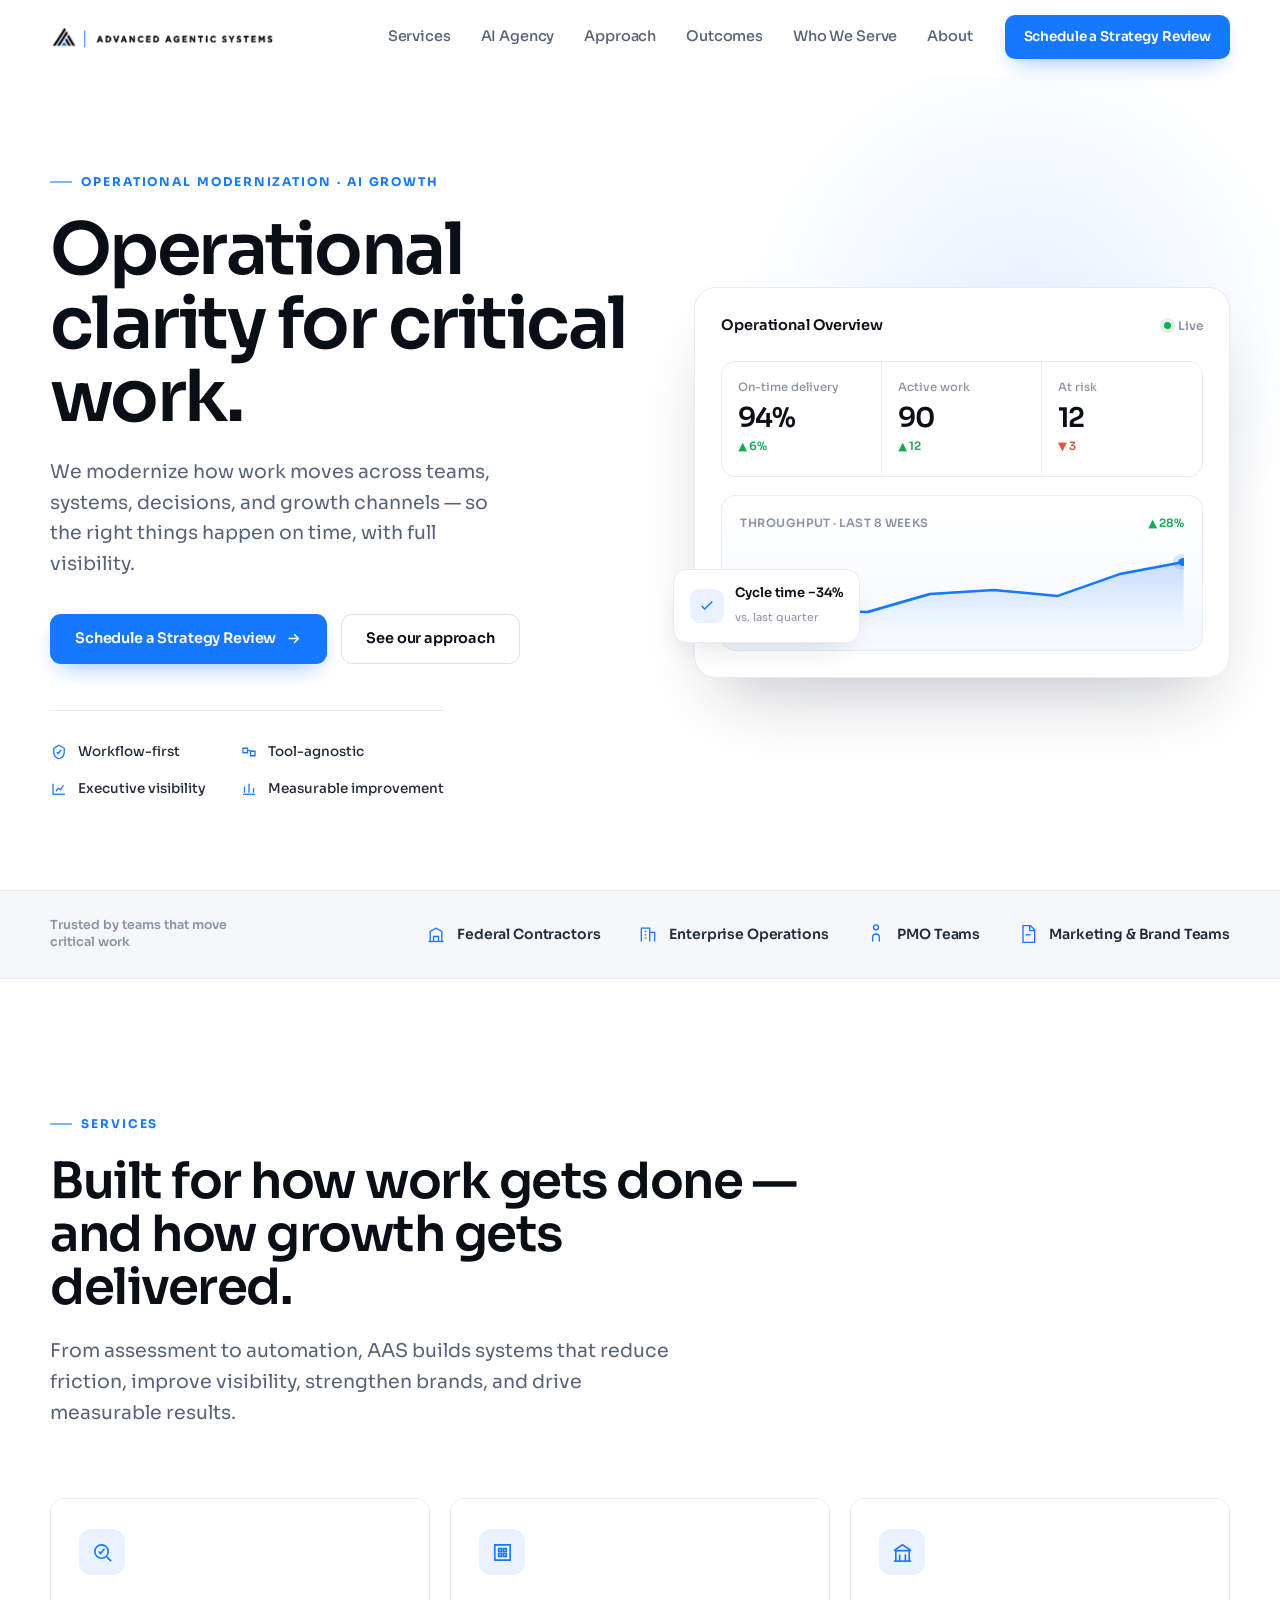
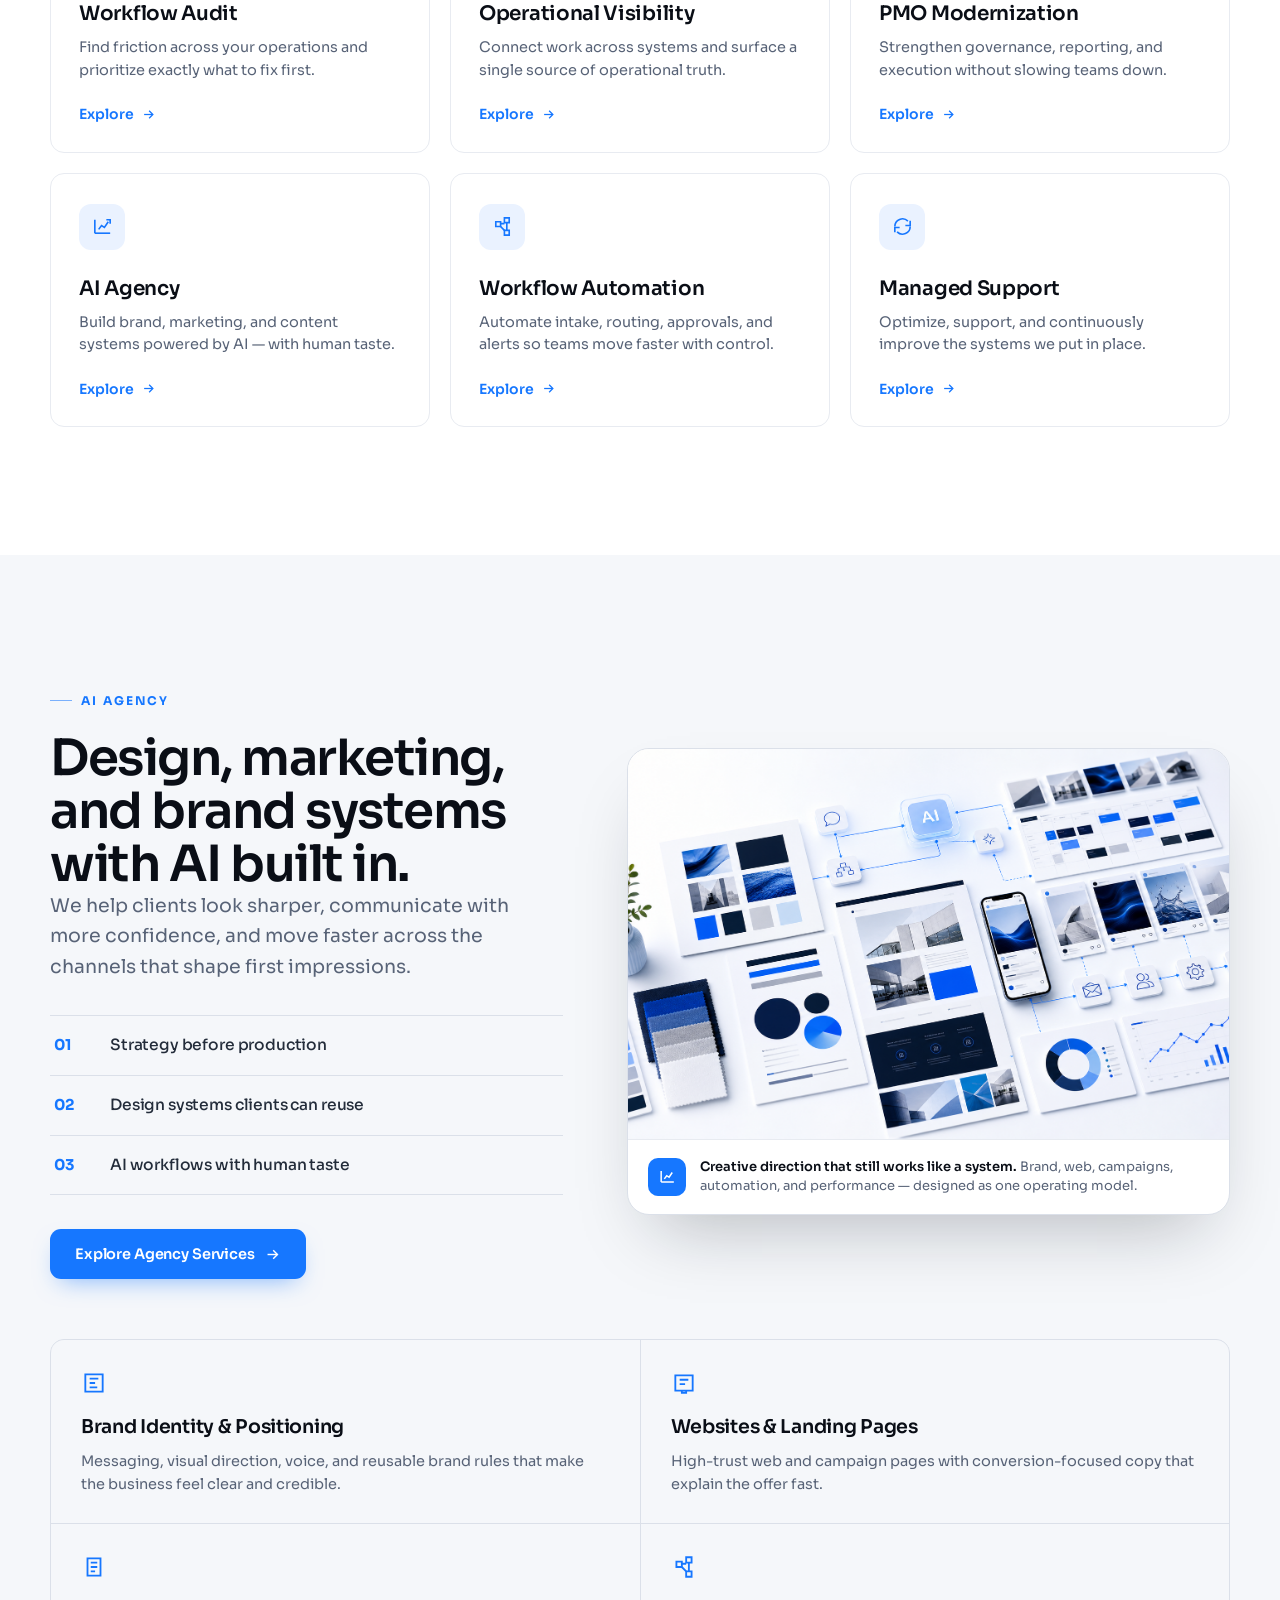
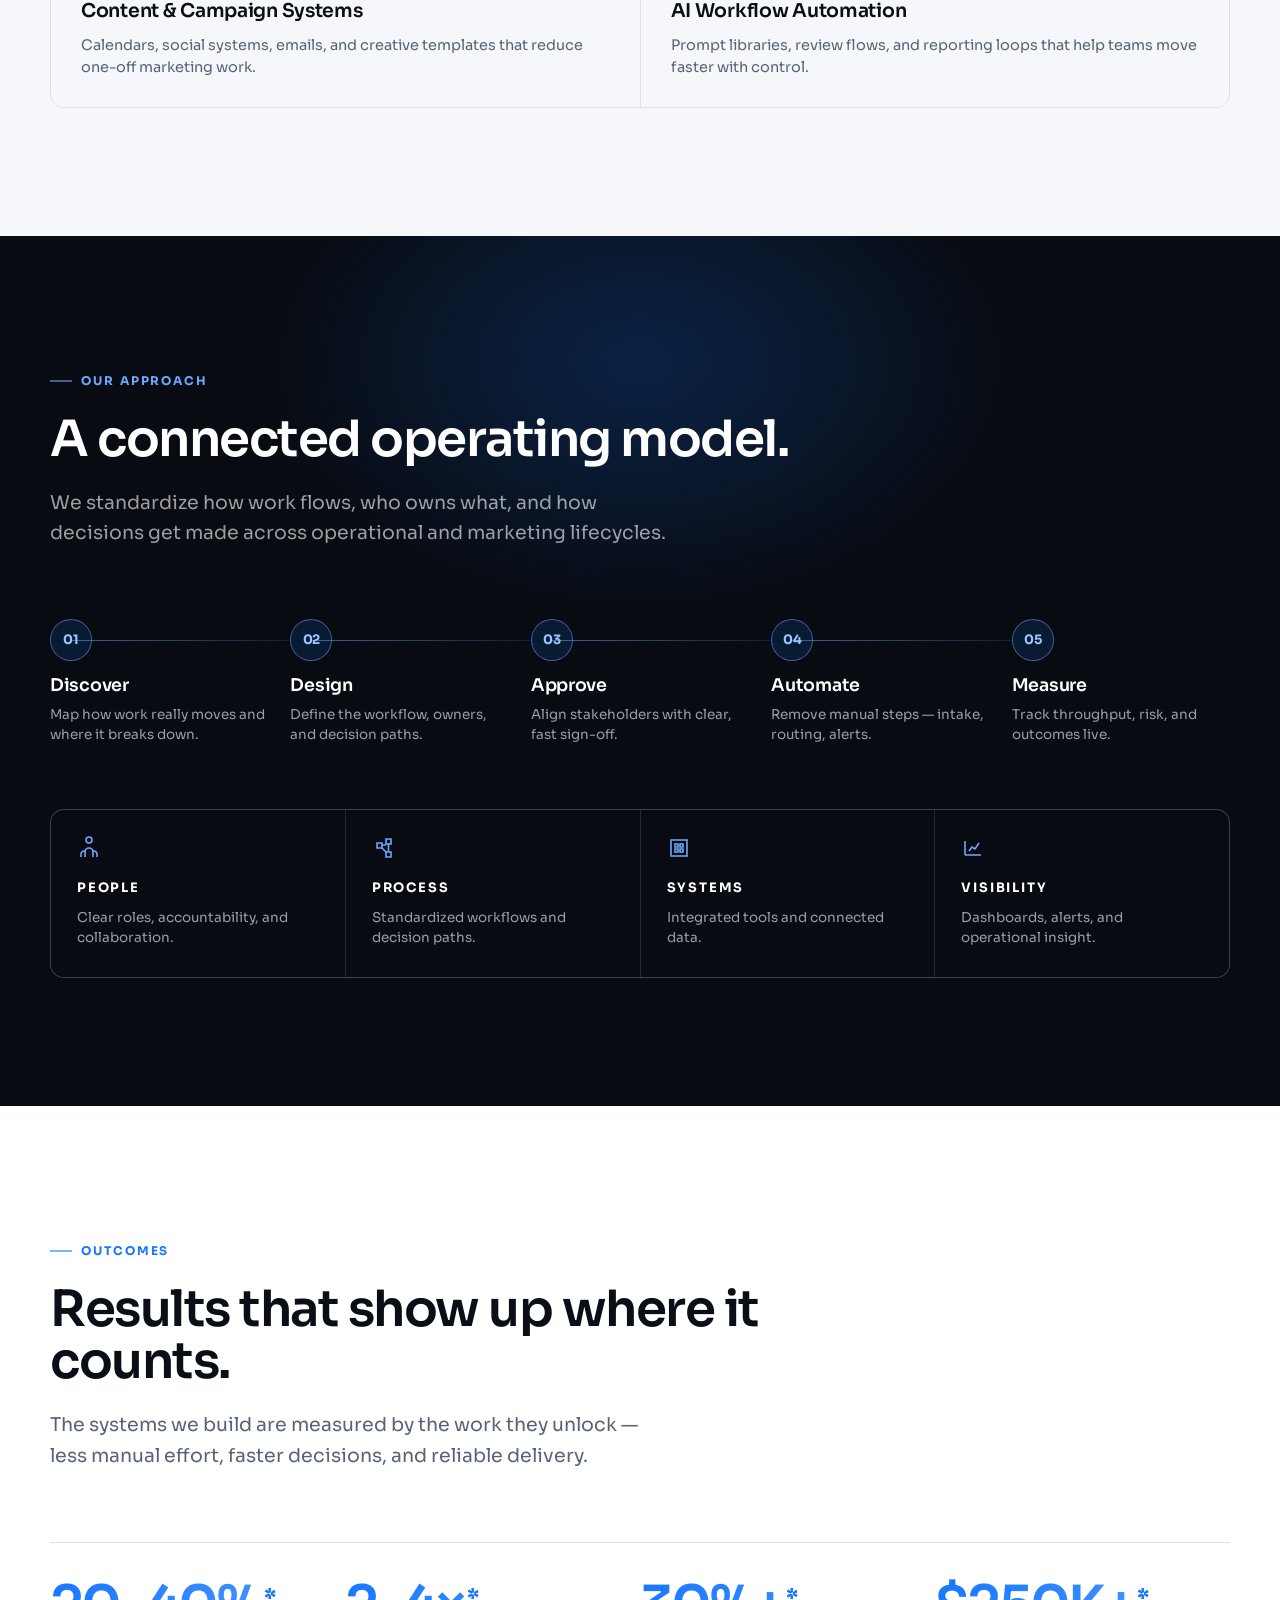
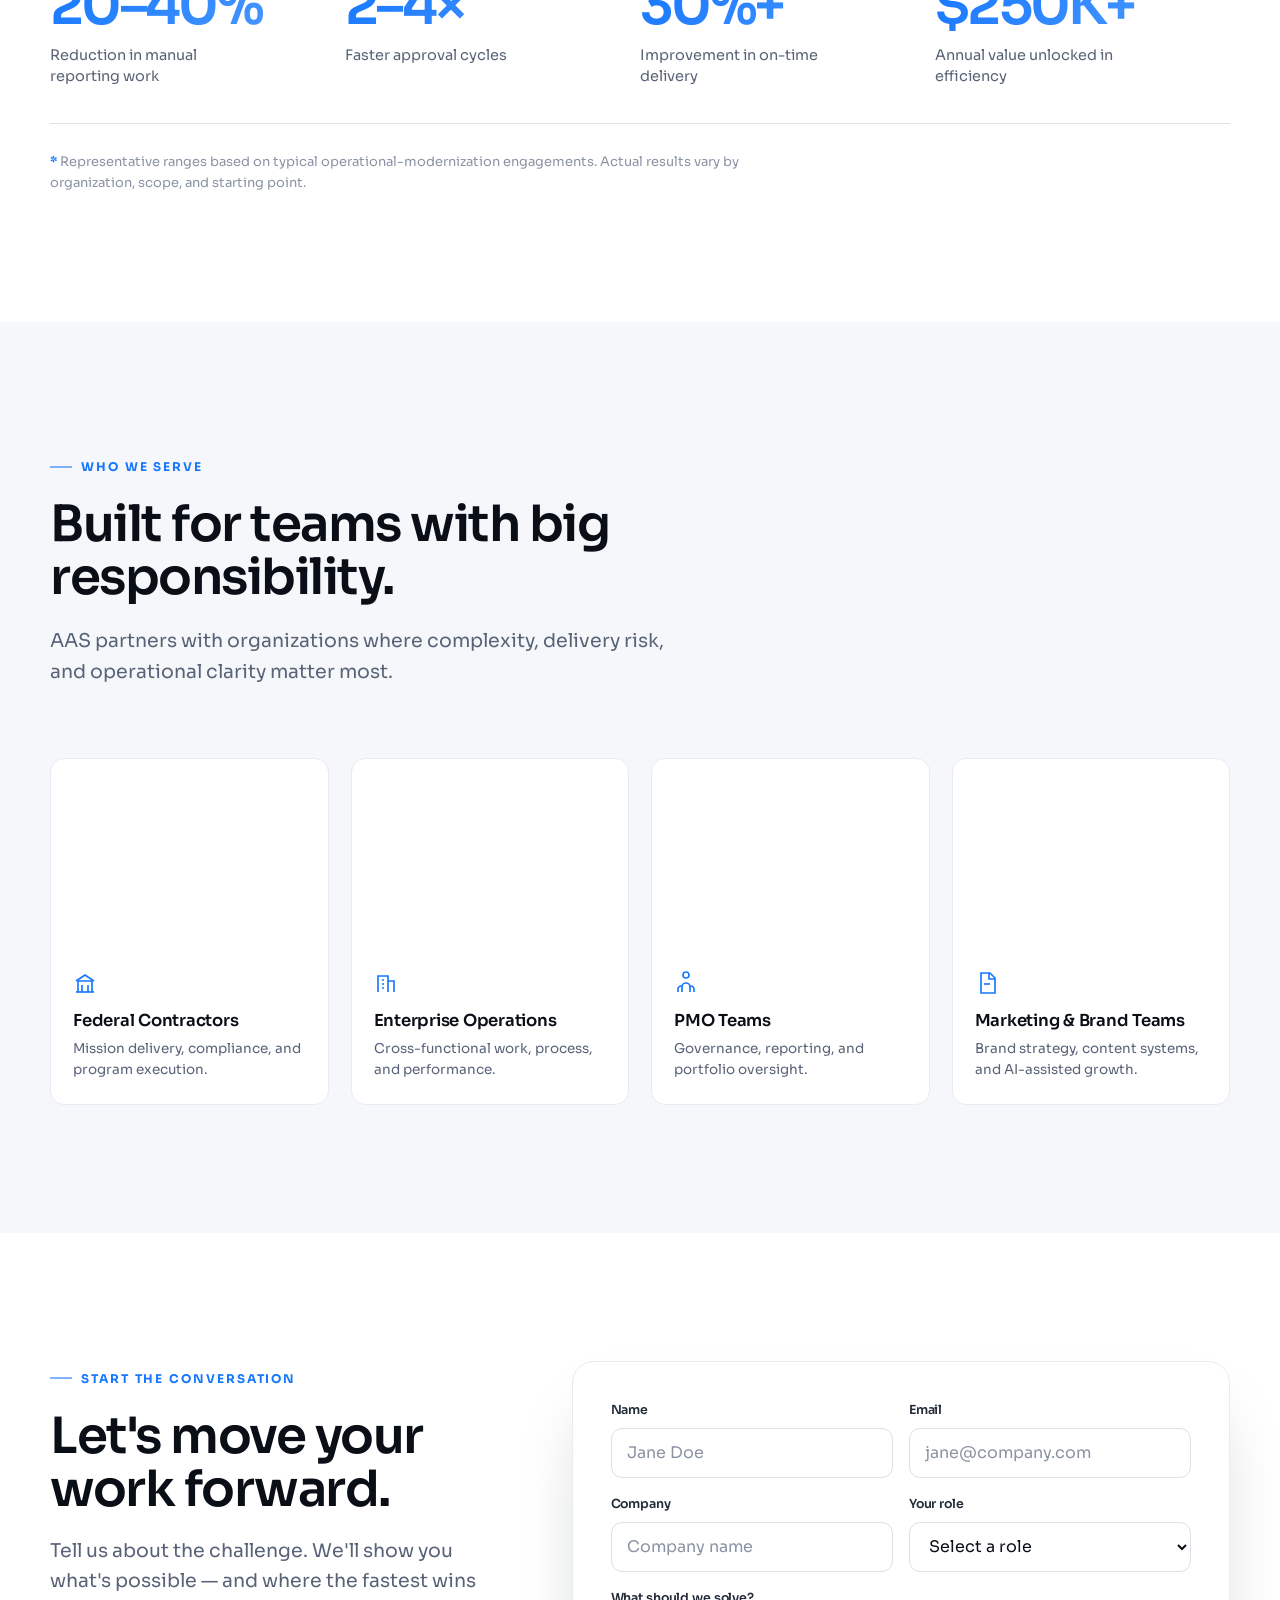
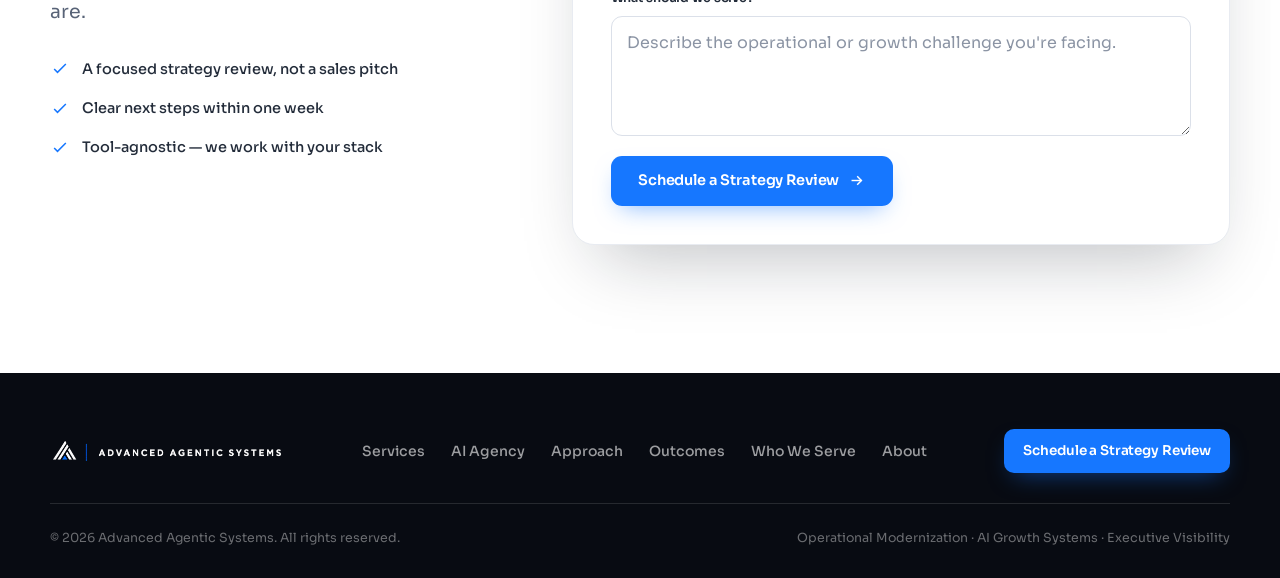
<file: index.html>
<!DOCTYPE html>
<html lang="en">
<head>
  <meta charset="utf-8" />
  <meta name="viewport" content="width=device-width, initial-scale=1" />
  <title>Advanced Agentic Systems | Operational Clarity and AI Growth Systems</title>
  <meta name="description" content="Advanced Agentic Systems modernizes workflows, reporting, AI-enabled marketing, branding, automation, and operational visibility for teams managing critical work." />
  <link rel="icon" href="assets/logo-mark.png" type="image/png" />
  <style>
    @font-face {
      font-family: "Sora";
      src: url("assets/Sora-VariableFont_wght.ttf") format("truetype");
      font-weight: 100 800;
      font-style: normal;
      font-display: swap;
    }

    :root {
      --bg: #ffffff;
      --bg-soft: #f5f7fa;
      --ink: #0a0e16;
      --ink-soft: #232c3a;
      --slate: #586377;
      --muted: #8b94a4;
      --line: #e8ebf1;
      --line-strong: #dbe0e9;
      --accent: #1677ff;
      --accent-press: #0f63e6;
      --accent-soft: #eaf2ff;
      --accent-tint: #f4f8ff;
      --green: #18a957;
      --dark: #080b12;
      --dark-2: #0d1422;
      --dark-line: rgba(255, 255, 255, .12);
      --dark-muted: rgba(255, 255, 255, .60);
      --r-sm: 10px;
      --r: 14px;
      --r-lg: 22px;
      --shadow-sm: 0 1px 2px rgba(16, 24, 40, .04), 0 2px 6px rgba(16, 24, 40, .05);
      --shadow-md: 0 14px 34px -16px rgba(16, 24, 40, .20);
      --shadow-lg: 0 36px 70px -28px rgba(13, 20, 34, .28);
      --ease: cubic-bezier(.22, .68, .24, 1);
      --maxw: 1180px;
      color-scheme: light;
    }

    * { box-sizing: border-box; }
    html { scroll-behavior: auto; -webkit-text-size-adjust: 100%; }

    body {
      margin: 0;
      background: var(--bg);
      color: var(--ink);
      font-family: "Sora", Inter, system-ui, -apple-system, BlinkMacSystemFont, "Segoe UI", sans-serif;
      font-weight: 400;
      line-height: 1.6;
      overflow-x: hidden;
      -webkit-font-smoothing: antialiased;
      text-rendering: optimizeLegibility;
    }

    a { color: inherit; text-decoration: none; }
    img, svg { display: block; max-width: 100%; }
    button, input, select, textarea { font: inherit; color: inherit; }
    ::selection { background: rgba(22, 119, 255, .16); }

    .wrap { width: min(var(--maxw), calc(100% - 48px)); margin: 0 auto; }

    /* ---------- Typography ---------- */
    h1, h2, h3, h4, p { margin: 0; }

    .display {
      font-size: clamp(43px, 5.6vw, 76px);
      font-weight: 600;
      letter-spacing: -.035em;
      line-height: 1.02;
      color: var(--ink);
    }

    .h2 {
      font-size: clamp(31px, 3.9vw, 50px);
      font-weight: 600;
      letter-spacing: -.03em;
      line-height: 1.06;
      color: var(--ink);
    }

    .h3 {
      font-size: 20px;
      font-weight: 600;
      letter-spacing: -.015em;
      line-height: 1.25;
      color: var(--ink);
    }

    .kicker {
      display: inline-flex;
      align-items: center;
      gap: 9px;
      margin-bottom: 22px;
      color: var(--accent);
      font-size: 12px;
      font-weight: 700;
      letter-spacing: .16em;
      text-transform: uppercase;
    }

    .kicker::before {
      content: "";
      width: 22px;
      height: 1.5px;
      background: var(--accent);
      opacity: .55;
    }

    .lede {
      color: var(--slate);
      font-size: clamp(16px, 1.5vw, 19px);
      line-height: 1.62;
    }

    .eyebrow {
      color: var(--muted);
      font-size: 12px;
      font-weight: 700;
      letter-spacing: .15em;
      text-transform: uppercase;
    }

    /* ---------- Buttons ---------- */
    .btn {
      display: inline-flex;
      align-items: center;
      justify-content: center;
      gap: 9px;
      height: 50px;
      padding: 0 24px;
      border-radius: 11px;
      border: 1px solid transparent;
      font-size: 14.5px;
      font-weight: 600;
      letter-spacing: -.01em;
      cursor: pointer;
      white-space: nowrap;
      transition: transform .18s var(--ease), background .18s var(--ease), border-color .18s var(--ease), box-shadow .18s var(--ease), color .18s var(--ease);
    }

    .btn svg { width: 17px; height: 17px; stroke-width: 2; }
    .btn-primary {
      background: var(--accent);
      color: #fff;
      box-shadow: 0 10px 24px -10px rgba(22, 119, 255, .55);
    }
    .btn-primary:hover { background: var(--accent-press); transform: translateY(-1px); box-shadow: 0 16px 30px -10px rgba(22, 119, 255, .6); }
    .btn-primary svg { transition: transform .2s var(--ease); }
    .btn-primary:hover svg { transform: translateX(3px); }

    .btn-ghost {
      background: #fff;
      border-color: var(--line-strong);
      color: var(--ink);
    }
    .btn-ghost:hover { border-color: var(--ink); transform: translateY(-1px); }

    .btn-sm { height: 44px; padding: 0 18px; font-size: 13.5px; border-radius: 10px; }

    .textlink {
      display: inline-flex;
      align-items: center;
      gap: 7px;
      color: var(--accent);
      font-size: 14px;
      font-weight: 600;
    }
    .textlink svg { width: 15px; height: 15px; stroke-width: 2; transition: transform .2s var(--ease); }
    .textlink:hover svg { transform: translateX(3px); }

    /* ---------- Nav ---------- */
    .nav {
      position: sticky;
      top: 0;
      z-index: 90;
      background: rgba(255, 255, 255, .80);
      backdrop-filter: saturate(180%) blur(16px);
      border-bottom: 1px solid transparent;
      transition: border-color .25s var(--ease), box-shadow .25s var(--ease), background .25s var(--ease);
    }
    .nav.scrolled {
      border-bottom-color: var(--line);
      box-shadow: 0 1px 0 rgba(16, 24, 40, .02), 0 8px 30px -22px rgba(16, 24, 40, .25);
    }
    .nav-inner {
      height: 74px;
      display: flex;
      align-items: center;
      gap: 28px;
    }
    .brand { flex: 0 0 auto; display: inline-flex; }
    .brand img { height: 25px; width: auto; }
    .nav-links {
      margin-left: auto;
      display: flex;
      align-items: center;
      gap: 30px;
    }
    .nav-links a {
      position: relative;
      color: var(--slate);
      font-size: 14.5px;
      font-weight: 500;
      letter-spacing: -.01em;
      transition: color .16s var(--ease);
    }
    .nav-links a:hover, .nav-links a.active { color: var(--ink); }
    .nav-links a.active::after {
      content: "";
      position: absolute;
      left: -10px;
      top: 50%;
      transform: translateY(-50%);
      width: 5px;
      height: 5px;
      border-radius: 50%;
      background: var(--accent);
    }
    .nav-cta { margin-left: 4px; }

    .menu-btn {
      display: none;
      width: 44px; height: 44px;
      margin-left: auto;
      align-items: center;
      justify-content: center;
      border: 1px solid var(--line-strong);
      border-radius: 10px;
      background: #fff;
      color: var(--ink);
      cursor: pointer;
    }
    .menu-lines, .menu-lines::before, .menu-lines::after {
      content: "";
      display: block;
      width: 18px; height: 2px;
      border-radius: 2px;
      background: currentColor;
      transition: transform .2s var(--ease), opacity .2s var(--ease);
    }
    .menu-lines::before { transform: translateY(-6px); }
    .menu-lines::after { transform: translateY(4px); }
    body.menu-open .menu-lines { transform: rotate(45deg); }
    body.menu-open .menu-lines::before { transform: translateY(0) rotate(90deg); }
    body.menu-open .menu-lines::after { opacity: 0; }

    main section[id], span[id] { scroll-margin-top: 90px; }

    /* ---------- Section rhythm ---------- */
    .section { padding: clamp(80px, 10vw, 140px) 0; }
    .section-head { max-width: 760px; margin-bottom: clamp(46px, 6vw, 70px); }
    .section-head .h2 { margin-bottom: 22px; }
    .section-head .lede { max-width: 620px; }

    /* ---------- Hero ---------- */
    .hero { position: relative; overflow: hidden; }
    .hero::before {
      content: "";
      position: absolute;
      top: -10%; right: -6%;
      width: 52vw; height: 52vw;
      max-width: 760px; max-height: 760px;
      background: radial-gradient(circle, rgba(22, 119, 255, .10), transparent 62%);
      pointer-events: none;
    }
    .hero-inner {
      position: relative;
      display: grid;
      grid-template-columns: 1.04fr .96fr;
      gap: clamp(40px, 5vw, 76px);
      align-items: center;
      padding: clamp(56px, 7vw, 96px) 0 clamp(60px, 7vw, 104px);
    }
    .hero-copy { max-width: 580px; }
    .hero h1 { margin-bottom: 24px; }
    .hero .lede { max-width: 470px; margin-bottom: 34px; }
    .hero-actions { display: flex; flex-wrap: wrap; gap: 14px; }

    .principles {
      display: grid;
      grid-template-columns: repeat(2, auto);
      gap: 16px 34px;
      margin-top: 46px;
      padding-top: 30px;
      border-top: 1px solid var(--line);
      width: fit-content;
    }
    .principle {
      display: inline-flex;
      align-items: center;
      gap: 10px;
      color: var(--ink-soft);
      font-size: 13.5px;
      font-weight: 500;
    }
    .principle svg { width: 18px; height: 18px; color: var(--accent); stroke-width: 1.7; flex: 0 0 auto; }

    /* ---------- Hero panel (calm dashboard) ---------- */
    .panel {
      position: relative;
      padding: 26px;
      background: #fff;
      border: 1px solid var(--line);
      border-radius: var(--r-lg);
      box-shadow: var(--shadow-lg);
    }
    .panel-head {
      display: flex;
      align-items: center;
      justify-content: space-between;
      margin-bottom: 24px;
    }
    .panel-head strong { font-size: 14.5px; font-weight: 600; letter-spacing: -.01em; }
    .live { display: inline-flex; align-items: center; gap: 7px; color: var(--muted); font-size: 12px; font-weight: 600; }
    .live::before {
      content: ""; width: 7px; height: 7px; border-radius: 50%;
      background: var(--green); box-shadow: 0 0 0 4px rgba(24, 169, 87, .14);
    }
    .kpis {
      display: grid;
      grid-template-columns: repeat(3, 1fr);
      border: 1px solid var(--line);
      border-radius: var(--r);
      overflow: hidden;
      margin-bottom: 18px;
    }
    .kpi { padding: 16px 16px 18px; border-right: 1px solid var(--line); }
    .kpi:last-child { border-right: 0; }
    .kpi small { display: block; color: var(--muted); font-size: 11.5px; font-weight: 500; margin-bottom: 9px; }
    .kpi b { display: block; font-size: 27px; font-weight: 600; letter-spacing: -.04em; line-height: 1; }
    .kpi i { font-style: normal; font-size: 11.5px; font-weight: 600; }
    .kpi .pos { color: var(--green); }
    .kpi .neg { color: #d8553f; }

    .chart {
      padding: 18px;
      border: 1px solid var(--line);
      border-radius: var(--r);
      background: linear-gradient(180deg, #fff, var(--accent-tint));
    }
    .chart-top { display: flex; align-items: center; justify-content: space-between; margin-bottom: 12px; }
    .chart-top span { color: var(--muted); font-size: 11.5px; font-weight: 600; letter-spacing: .04em; }
    .chart-top em { font-style: normal; color: var(--green); font-size: 11.5px; font-weight: 600; }
    .chart svg { width: 100%; height: 88px; display: block; }
    .panel-float {
      position: absolute;
      left: -22px; bottom: 34px;
      display: flex; align-items: center; gap: 11px;
      padding: 13px 16px;
      background: #fff;
      border: 1px solid var(--line);
      border-radius: 13px;
      box-shadow: var(--shadow-md);
    }
    .panel-float .dot { width: 34px; height: 34px; border-radius: 9px; background: var(--accent-soft); color: var(--accent); display: grid; place-items: center; }
    .panel-float .dot svg { width: 18px; height: 18px; stroke-width: 1.9; }
    .panel-float b { display: block; font-size: 13px; font-weight: 600; letter-spacing: -.01em; }
    .panel-float small { color: var(--muted); font-size: 11px; }

    /* ---------- Trust strip ---------- */
    .trust { border-top: 1px solid var(--line); border-bottom: 1px solid var(--line); background: var(--bg-soft); }
    .trust-inner {
      display: flex;
      align-items: center;
      gap: 40px;
      flex-wrap: wrap;
      padding: 26px 0;
    }
    .trust-label { color: var(--muted); font-size: 12.5px; font-weight: 600; max-width: 180px; line-height: 1.4; }
    .trust-items { display: flex; flex-wrap: wrap; gap: 14px 38px; margin-left: auto; }
    .trust-item { display: inline-flex; align-items: center; gap: 11px; color: var(--ink-soft); font-size: 14px; font-weight: 600; letter-spacing: -.01em; }
    .trust-item svg { width: 20px; height: 20px; color: var(--accent); stroke-width: 1.6; }

    /* ---------- Services ---------- */
    .services-grid {
      display: grid;
      grid-template-columns: repeat(3, 1fr);
      gap: 20px;
    }
    .svc {
      display: flex;
      flex-direction: column;
      padding: 30px 28px 26px;
      background: #fff;
      border: 1px solid var(--line);
      border-radius: var(--r);
      transition: transform .22s var(--ease), border-color .22s var(--ease), box-shadow .22s var(--ease);
    }
    .svc:hover { transform: translateY(-4px); border-color: rgba(22, 119, 255, .35); box-shadow: var(--shadow-md); }
    .svc-icon {
      width: 46px; height: 46px;
      display: grid; place-items: center;
      margin-bottom: 26px;
      border-radius: 12px;
      background: var(--accent-soft);
      color: var(--accent);
    }
    .svc-icon svg { width: 23px; height: 23px; stroke-width: 1.7; }
    .svc h3 { margin-bottom: 10px; }
    .svc p { color: var(--slate); font-size: 14.5px; line-height: 1.55; margin-bottom: 22px; }
    .svc .textlink { margin-top: auto; }

    /* ---------- Agency ---------- */
    .agency { background: var(--bg-soft); }
    .agency-top {
      display: grid;
      grid-template-columns: .92fr 1.08fr;
      gap: clamp(40px, 5vw, 72px);
      align-items: center;
    }
    .proof { margin: 32px 0 34px; border-top: 1px solid var(--line-strong); }
    .proof-row {
      display: grid;
      grid-template-columns: 38px 1fr;
      gap: 18px;
      align-items: center;
      padding: 17px 4px;
      border-bottom: 1px solid var(--line-strong);
    }
    .proof-row b { color: var(--accent); font-size: 15px; font-weight: 700; letter-spacing: .02em; }
    .proof-row span { color: var(--ink-soft); font-size: 15.5px; font-weight: 500; letter-spacing: -.01em; }

    .figure {
      border: 1px solid var(--line-strong);
      border-radius: var(--r-lg);
      overflow: hidden;
      background: #fff;
      box-shadow: var(--shadow-lg);
    }
    .figure img { width: 100%; aspect-ratio: 16 / 10.4; object-fit: cover; }
    .figure-cap {
      display: flex; align-items: center; gap: 14px;
      padding: 18px 20px;
      border-top: 1px solid var(--line);
    }
    .figure-cap .mark { width: 38px; height: 38px; flex: 0 0 auto; border-radius: 10px; background: var(--accent); color: #fff; display: grid; place-items: center; }
    .figure-cap .mark svg { width: 19px; height: 19px; stroke-width: 1.9; }
    .figure-cap p { font-size: 13px; color: var(--slate); line-height: 1.45; }
    .figure-cap b { color: var(--ink); font-weight: 600; }

    .agency-svcs {
      display: grid;
      grid-template-columns: repeat(2, 1fr);
      gap: 1px;
      margin-top: 60px;
      background: var(--line-strong);
      border: 1px solid var(--line-strong);
      border-radius: var(--r);
      overflow: hidden;
    }
    .agency-svc { padding: 30px 30px 28px; background: var(--bg-soft); }
    .agency-svc svg.lead { width: 26px; height: 26px; color: var(--accent); stroke-width: 1.7; margin-bottom: 20px; }
    .agency-svc h3 { margin-bottom: 10px; font-size: 19px; }
    .agency-svc p { color: var(--slate); font-size: 14.5px; line-height: 1.55; }

    /* ---------- Approach (dark anchor) ---------- */
    .approach {
      position: relative;
      overflow: hidden;
      background: var(--dark);
      color: #fff;
    }
    .approach::before {
      content: "";
      position: absolute;
      top: -20%; left: 50%;
      width: 900px; height: 600px;
      transform: translateX(-50%);
      background: radial-gradient(ellipse at center, rgba(22, 119, 255, .22), transparent 60%);
      pointer-events: none;
    }
    .approach .wrap { position: relative; }
    .approach .kicker { color: #6fa8ff; }
    .approach .kicker::before { background: #6fa8ff; }
    .approach .h2 { color: #fff; }
    .approach .lede { color: var(--dark-muted); }

    .flow {
      display: grid;
      grid-template-columns: repeat(5, 1fr);
      gap: 22px;
      margin-top: 8px;
      counter-reset: step;
    }
    .step { position: relative; padding-top: 56px; }
    .step::before {
      content: "";
      position: absolute;
      top: 21px; left: 21px; right: -22px;
      height: 1px;
      background: linear-gradient(90deg, rgba(111, 168, 255, .55), rgba(111, 168, 255, .12));
    }
    .step:last-child::before { display: none; }
    .step-num {
      position: absolute;
      top: 0; left: 0;
      width: 42px; height: 42px;
      display: grid; place-items: center;
      border-radius: 50%;
      background: rgba(22, 119, 255, .14);
      border: 1px solid rgba(111, 168, 255, .5);
      color: #9cc4ff;
      font-size: 13px;
      font-weight: 700;
      letter-spacing: -.02em;
    }
    .step h3 { color: #fff; font-size: 17.5px; margin-bottom: 8px; }
    .step p { color: var(--dark-muted); font-size: 13.5px; line-height: 1.5; }

    .layers {
      display: grid;
      grid-template-columns: repeat(4, 1fr);
      gap: 1px;
      margin-top: 64px;
      background: var(--dark-line);
      border: 1px solid var(--dark-line);
      border-radius: var(--r);
      overflow: hidden;
    }
    .layer { padding: 26px 26px 28px; background: var(--dark); }
    .layer svg { width: 24px; height: 24px; color: #6fa8ff; stroke-width: 1.6; margin-bottom: 18px; }
    .layer h4 { font-size: 13px; font-weight: 700; letter-spacing: .14em; text-transform: uppercase; color: #fff; margin-bottom: 9px; }
    .layer p { color: var(--dark-muted); font-size: 13.5px; line-height: 1.5; }

    /* ---------- Outcomes ---------- */
    .outcomes-grid {
      display: grid;
      grid-template-columns: repeat(4, 1fr);
      border-top: 1px solid var(--line-strong);
    }
    .outcome {
      padding: 36px 28px 36px 0;
      border-bottom: 1px solid var(--line-strong);
    }
    .outcome b {
      display: block;
      margin-bottom: 12px;
      font-size: clamp(38px, 4.4vw, 54px);
      font-weight: 600;
      letter-spacing: -.05em;
      line-height: 1;
      background: linear-gradient(135deg, var(--accent), #4f9bff);
      -webkit-background-clip: text;
      background-clip: text;
      -webkit-text-fill-color: transparent;
    }
    .outcome span { color: var(--slate); font-size: 14.5px; line-height: 1.45; max-width: 200px; display: block; }
    .outcome b sup {
      font-size: .4em;
      font-weight: 700;
      vertical-align: super;
      -webkit-text-fill-color: var(--accent);
      color: var(--accent);
      margin-left: 3px;
    }
    .outcome-note {
      margin-top: 28px;
      color: var(--muted);
      font-size: 13px;
      line-height: 1.6;
      max-width: 760px;
    }
    .outcome-note .star { color: var(--accent); font-weight: 700; }

    /* ---------- Who we serve ---------- */
    .serve { background: var(--bg-soft); }
    .audience-grid {
      display: grid;
      grid-template-columns: repeat(4, 1fr);
      gap: 22px;
    }
    .aud {
      display: flex;
      flex-direction: column;
      overflow: hidden;
      background: #fff;
      border: 1px solid var(--line);
      border-radius: var(--r);
      transition: transform .22s var(--ease), border-color .22s var(--ease), box-shadow .22s var(--ease);
    }
    .aud:hover { transform: translateY(-4px); border-color: rgba(22, 119, 255, .3); box-shadow: var(--shadow-md); }
    .aud-img { aspect-ratio: 16 / 11; background-size: cover; background-position: center; filter: saturate(.9); }
    .aud-body { padding: 22px 22px 24px; }
    .aud-body svg { width: 24px; height: 24px; color: var(--accent); stroke-width: 1.65; margin-bottom: 16px; }
    .aud-body h3 { font-size: 16.5px; margin-bottom: 8px; }
    .aud-body p { color: var(--slate); font-size: 13.5px; line-height: 1.5; }

    /* ---------- Contact ---------- */
    .contact-grid {
      display: grid;
      grid-template-columns: .82fr 1.18fr;
      gap: clamp(40px, 5vw, 76px);
      align-items: start;
    }
    .contact-copy .h2 { margin-bottom: 20px; }
    .contact-copy .lede { margin-bottom: 30px; }
    .assurances { display: grid; gap: 16px; }
    .assurance { display: flex; align-items: center; gap: 12px; color: var(--ink-soft); font-size: 14.5px; font-weight: 500; }
    .assurance svg { width: 20px; height: 20px; color: var(--accent); stroke-width: 1.8; flex: 0 0 auto; }

    .form-card {
      padding: clamp(26px, 3vw, 38px);
      background: #fff;
      border: 1px solid var(--line);
      border-radius: var(--r-lg);
      box-shadow: var(--shadow-lg);
    }
    .form-grid { display: grid; grid-template-columns: repeat(2, 1fr); gap: 16px; }
    .field { display: flex; flex-direction: column; gap: 8px; }
    .field.full { grid-column: 1 / -1; }
    .field label { font-size: 12.5px; font-weight: 600; color: var(--ink-soft); letter-spacing: -.01em; }
    .field input, .field select, .field textarea {
      width: 100%;
      border: 1px solid var(--line-strong);
      border-radius: 11px;
      background: #fff;
      transition: border-color .16s var(--ease), box-shadow .16s var(--ease);
    }
    .field input, .field select { height: 50px; padding: 0 15px; }
    .field textarea { min-height: 120px; padding: 13px 15px; resize: vertical; }
    .field input::placeholder, .field textarea::placeholder { color: var(--muted); }
    .field input:focus, .field select:focus, .field textarea:focus {
      outline: none;
      border-color: var(--accent);
      box-shadow: 0 0 0 4px rgba(22, 119, 255, .12);
    }
    .form-card .btn { width: 100%; margin-top: 4px; }
    .form-status { display: none; grid-column: 1 / -1; margin: 4px 0 0; color: var(--green); font-size: 13.5px; font-weight: 500; }
    .form-status.visible { display: block; }

    /* ---------- Footer ---------- */
    .footer { background: var(--dark); color: #fff; padding: 56px 0 30px; }
    .footer-top {
      display: flex;
      align-items: center;
      justify-content: space-between;
      flex-wrap: wrap;
      gap: 24px;
      padding-bottom: 30px;
      border-bottom: 1px solid var(--dark-line);
    }
    .footer-top img { height: 26px; width: auto; }
    .footer-links { display: flex; flex-wrap: wrap; gap: 26px; }
    .footer-links a { color: var(--dark-muted); font-size: 14px; font-weight: 500; transition: color .16s var(--ease); }
    .footer-links a:hover { color: #fff; }
    .footer-bottom {
      display: flex;
      align-items: center;
      justify-content: space-between;
      flex-wrap: wrap;
      gap: 12px;
      padding-top: 24px;
      color: rgba(255, 255, 255, .4);
      font-size: 12.5px;
    }

    /* ---------- Reveal ---------- */
    .reveal { opacity: 0; transform: translateY(20px); transition: opacity .7s var(--ease), transform .7s var(--ease); transition-delay: calc(var(--i, 0) * 80ms); }
    .reveal.visible { opacity: 1; transform: none; }

    /* ---------- Responsive ---------- */
    @media (max-width: 1080px) {
      .hero-inner { grid-template-columns: 1fr; gap: 48px; }
      .hero-copy { max-width: 620px; }
      .panel { max-width: 560px; }
      .agency-top { grid-template-columns: 1fr; }
      .contact-grid { grid-template-columns: 1fr; }
    }

    @media (max-width: 900px) {
      .wrap { width: min(640px, calc(100% - 40px)); }
      .nav-links {
        position: fixed;
        top: 74px; left: 0; right: 0;
        flex-direction: column;
        align-items: stretch;
        gap: 0;
        margin: 0;
        padding: 8px 20px 22px;
        background: #fff;
        border-bottom: 1px solid var(--line);
        box-shadow: var(--shadow-md);
        transform: translateY(-12px);
        opacity: 0;
        pointer-events: none;
        transition: transform .22s var(--ease), opacity .22s var(--ease);
      }
      body.menu-open .nav-links { transform: none; opacity: 1; pointer-events: auto; }
      .nav-links a { padding: 15px 6px; border-bottom: 1px solid var(--line); font-size: 16px; }
      .nav-links a.active::after { display: none; }
      .nav-cta { display: none; }
      .menu-btn { display: inline-flex; }

      .services-grid { grid-template-columns: repeat(2, 1fr); }
      .agency-svcs { grid-template-columns: 1fr; }
      .flow { grid-template-columns: repeat(2, 1fr); gap: 28px 22px; }
      .step::before { display: none; }
      .layers { grid-template-columns: repeat(2, 1fr); }
      .outcomes-grid { grid-template-columns: repeat(2, 1fr); }
      .outcome { padding-right: 20px; }
      .audience-grid { grid-template-columns: repeat(2, 1fr); }
      .trust-items { margin-left: 0; }
      .panel-float { display: none; }
    }

    @media (max-width: 540px) {
      .wrap { width: calc(100% - 36px); }
      .hero h1 { font-size: clamp(38px, 11vw, 52px); }
      .principles { grid-template-columns: 1fr; }
      .services-grid { grid-template-columns: 1fr; }
      .form-grid { grid-template-columns: 1fr; }
      .kpi b { font-size: 24px; }
      .audience-grid { grid-template-columns: 1fr; }
      .outcomes-grid { grid-template-columns: 1fr; }
      .outcome { padding: 28px 0; }
      .outcome span { max-width: none; }
      .footer-top { justify-content: flex-start; }
    }

    @media (prefers-reduced-motion: reduce) {
      * { animation-duration: .001ms !important; transition-duration: .001ms !important; scroll-behavior: auto !important; }
      .reveal { opacity: 1; transform: none; }
    }
  </style>
</head>
<body id="top">
  <header class="nav" id="nav">
    <div class="wrap nav-inner">
      <a class="brand brand-home" href="#top" aria-label="Advanced Agentic Systems home">
        <img src="assets/logo-nav-dark.png" alt="Advanced Agentic Systems" />
      </a>
      <nav class="nav-links" id="site-nav" aria-label="Primary">
        <a href="#services">Services</a>
        <a href="#agency">AI Agency</a>
        <a href="#approach">Approach</a>
        <a href="#outcomes">Outcomes</a>
        <a href="#serve">Who We Serve</a>
        <a href="#contact">About</a>
      </nav>
      <a class="btn btn-primary btn-sm nav-cta" href="#contact">Schedule a Strategy Review</a>
      <button class="menu-btn" type="button" aria-label="Open menu" aria-expanded="false" aria-controls="site-nav">
        <span class="menu-lines" aria-hidden="true"></span>
      </button>
    </div>
  </header>

  <main>
    <!-- HERO -->
    <section class="hero">
      <div class="wrap hero-inner">
        <div class="hero-copy reveal">
          <span class="kicker">Operational Modernization · AI Growth</span>
          <h1 class="display">Operational clarity for critical work.</h1>
          <p class="lede">We modernize how work moves across teams, systems, decisions, and growth channels — so the right things happen on time, with full visibility.</p>
          <div class="hero-actions">
            <a class="btn btn-primary" href="#contact">Schedule a Strategy Review
              <svg viewBox="0 0 24 24" fill="none" stroke="currentColor"><path d="M5 12h14"/><path d="M13 6l6 6-6 6"/></svg>
            </a>
            <a class="btn btn-ghost" href="#approach">See our approach</a>
          </div>
          <div class="principles">
            <span class="principle"><svg viewBox="0 0 24 24" fill="none" stroke="currentColor"><path d="M12 3l7 4v5c0 5-3.5 8-7 9-3.5-1-7-4-7-9V7l7-4z"/><path d="M9 12l2 2 4-5"/></svg>Workflow-first</span>
            <span class="principle"><svg viewBox="0 0 24 24" fill="none" stroke="currentColor"><path d="M4 7h6v6H4z"/><path d="M14 11h6v6h-6z"/><path d="M10 10h4"/></svg>Tool-agnostic</span>
            <span class="principle"><svg viewBox="0 0 24 24" fill="none" stroke="currentColor"><path d="M4 19V5"/><path d="M4 19h16"/><path d="M8 15l3-4 3 2 4-6"/></svg>Executive visibility</span>
            <span class="principle"><svg viewBox="0 0 24 24" fill="none" stroke="currentColor"><path d="M4 19h16"/><path d="M6 17V9"/><path d="M12 17V5"/><path d="M18 17v-6"/></svg>Measurable improvement</span>
          </div>
        </div>

        <div class="panel reveal" style="--i:1" aria-label="Operational overview">
          <div class="panel-head">
            <strong>Operational Overview</strong>
            <span class="live">Live</span>
          </div>
          <div class="kpis">
            <div class="kpi"><small>On-time delivery</small><b>94%</b> <i class="pos">▲ 6%</i></div>
            <div class="kpi"><small>Active work</small><b>90</b> <i class="pos">▲ 12</i></div>
            <div class="kpi"><small>At risk</small><b>12</b> <i class="neg">▼ 3</i></div>
          </div>
          <div class="chart">
            <div class="chart-top"><span>THROUGHPUT · LAST 8 WEEKS</span><em>▲ 28%</em></div>
            <svg viewBox="0 0 320 88" preserveAspectRatio="none" aria-hidden="true">
              <defs>
                <linearGradient id="fill" x1="0" y1="0" x2="0" y2="1">
                  <stop offset="0%" stop-color="#1677ff" stop-opacity=".22"/>
                  <stop offset="100%" stop-color="#1677ff" stop-opacity="0"/>
                </linearGradient>
              </defs>
              <path d="M0,70 L46,66 L92,68 L137,50 L183,46 L229,52 L274,30 L320,18 L320,88 L0,88 Z" fill="url(#fill)"/>
              <path d="M0,70 L46,66 L92,68 L137,50 L183,46 L229,52 L274,30 L320,18" fill="none" stroke="#1677ff" stroke-width="2.5" stroke-linecap="round" stroke-linejoin="round"/>
              <circle cx="320" cy="18" r="4" fill="#1677ff"/>
              <circle cx="320" cy="18" r="8" fill="#1677ff" fill-opacity=".16"/>
            </svg>
          </div>
          <div class="panel-float" aria-hidden="true">
            <span class="dot"><svg viewBox="0 0 24 24" fill="none" stroke="currentColor"><path d="M5 12l4 4L19 6"/></svg></span>
            <div><b>Cycle time −34%</b><small>vs. last quarter</small></div>
          </div>
        </div>
      </div>
    </section>

    <!-- TRUST -->
    <section class="trust" aria-label="Teams we serve">
      <div class="wrap trust-inner">
        <div class="trust-label">Trusted by teams that move critical work</div>
        <div class="trust-items">
          <span class="trust-item"><svg viewBox="0 0 24 24" fill="none" stroke="currentColor"><path d="M3 21h18"/><path d="M5 21V9l7-4 7 4v12"/><path d="M9 21v-6h6v6"/></svg>Federal Contractors</span>
          <span class="trust-item"><svg viewBox="0 0 24 24" fill="none" stroke="currentColor"><path d="M4 21V5h10v16"/><path d="M14 10h6v11"/><path d="M8 9h2M8 13h2M8 17h2"/></svg>Enterprise Operations</span>
          <span class="trust-item"><svg viewBox="0 0 24 24" fill="none" stroke="currentColor"><path d="M8 21v-5a4 4 0 0 1 8 0v5"/><path d="M12 7a3 3 0 1 0 0-6 3 3 0 0 0 0 6z"/></svg>PMO Teams</span>
          <span class="trust-item"><svg viewBox="0 0 24 24" fill="none" stroke="currentColor"><path d="M6 2h9l5 5v15H6z"/><path d="M14 2v6h6"/><path d="M9 13h6"/></svg>Marketing &amp; Brand Teams</span>
        </div>
      </div>
    </section>

    <!-- SERVICES -->
    <section class="section services" id="services">
      <div class="wrap">
        <div class="section-head reveal">
          <span class="kicker">Services</span>
          <h2 class="h2">Built for how work gets done — and how growth gets delivered.</h2>
          <p class="lede">From assessment to automation, AAS builds systems that reduce friction, improve visibility, strengthen brands, and drive measurable results.</p>
        </div>
        <div class="services-grid">
          <a class="svc reveal" href="services/workflow-intelligence-audit.html">
            <span class="svc-icon"><svg viewBox="0 0 24 24" fill="none" stroke="currentColor"><circle cx="11" cy="11" r="7"/><path d="M16.5 16.5L21 21"/><path d="M8 11l2 2 4-5"/></svg></span>
            <h3 class="h3">Workflow Audit</h3>
            <p>Find friction across your operations and prioritize exactly what to fix first.</p>
            <span class="textlink">Explore <svg viewBox="0 0 24 24" fill="none" stroke="currentColor"><path d="M5 12h14"/><path d="M13 6l6 6-6 6"/></svg></span>
          </a>
          <a class="svc reveal" style="--i:1" href="services/operational-visibility-sprint.html">
            <span class="svc-icon"><svg viewBox="0 0 24 24" fill="none" stroke="currentColor"><path d="M4 4h16v16H4z"/><path d="M8 8h3v3H8zM13 8h3v3h-3zM8 13h3v3H8zM13 13h3v3h-3z"/></svg></span>
            <h3 class="h3">Operational Visibility</h3>
            <p>Connect work across systems and surface a single source of operational truth.</p>
            <span class="textlink">Explore <svg viewBox="0 0 24 24" fill="none" stroke="currentColor"><path d="M5 12h14"/><path d="M13 6l6 6-6 6"/></svg></span>
          </a>
          <a class="svc reveal" style="--i:2" href="services/pmo-modernization.html">
            <span class="svc-icon"><svg viewBox="0 0 24 24" fill="none" stroke="currentColor"><path d="M3 21h18"/><path d="M5 21V10h14v11"/><path d="M3 10l9-6 9 6"/><path d="M9 21v-7M15 21v-7"/></svg></span>
            <h3 class="h3">PMO Modernization</h3>
            <p>Strengthen governance, reporting, and execution without slowing teams down.</p>
            <span class="textlink">Explore <svg viewBox="0 0 24 24" fill="none" stroke="currentColor"><path d="M5 12h14"/><path d="M13 6l6 6-6 6"/></svg></span>
          </a>
          <a class="svc reveal" href="services/ai-marketing-branding-agency.html">
            <span class="svc-icon"><svg viewBox="0 0 24 24" fill="none" stroke="currentColor"><path d="M4 19V5"/><path d="M4 19h16"/><path d="M8 15l3-4 3 2 4-6"/><path d="M16 5h4v4"/></svg></span>
            <h3 class="h3">AI Agency</h3>
            <p>Build brand, marketing, and content systems powered by AI — with human taste.</p>
            <span class="textlink">Explore <svg viewBox="0 0 24 24" fill="none" stroke="currentColor"><path d="M5 12h14"/><path d="M13 6l6 6-6 6"/></svg></span>
          </a>
          <a class="svc reveal" style="--i:1" href="services/workflow-automation-sprint.html">
            <span class="svc-icon"><svg viewBox="0 0 24 24" fill="none" stroke="currentColor"><path d="M5 7h5v5H5zM14 3h5v5h-5zM14 16h5v5h-5z"/><path d="M10 9h4M16.5 8v8M10 12l4 4"/></svg></span>
            <h3 class="h3">Workflow Automation</h3>
            <p>Automate intake, routing, approvals, and alerts so teams move faster with control.</p>
            <span class="textlink">Explore <svg viewBox="0 0 24 24" fill="none" stroke="currentColor"><path d="M5 12h14"/><path d="M13 6l6 6-6 6"/></svg></span>
          </a>
          <a class="svc reveal" style="--i:2" href="services/managed-modernization-support.html">
            <span class="svc-icon"><svg viewBox="0 0 24 24" fill="none" stroke="currentColor"><path d="M20 12a8 8 0 0 1-13.66 5.66"/><path d="M4 12A8 8 0 0 1 17.66 6.34"/><path d="M4 18v-5h5"/><path d="M20 6v5h-5"/></svg></span>
            <h3 class="h3">Managed Support</h3>
            <p>Optimize, support, and continuously improve the systems we put in place.</p>
            <span class="textlink">Explore <svg viewBox="0 0 24 24" fill="none" stroke="currentColor"><path d="M5 12h14"/><path d="M13 6l6 6-6 6"/></svg></span>
          </a>
        </div>
      </div>
    </section>

    <!-- AGENCY -->
    <section class="section agency" id="agency">
      <div class="wrap">
        <div class="agency-top">
          <div class="reveal">
            <span class="kicker">AI Agency</span>
            <h2 class="h2">Design, marketing, and brand systems with AI built in.</h2>
            <p class="lede">We help clients look sharper, communicate with more confidence, and move faster across the channels that shape first impressions.</p>
            <div class="proof">
              <div class="proof-row"><b>01</b><span>Strategy before production</span></div>
              <div class="proof-row"><b>02</b><span>Design systems clients can reuse</span></div>
              <div class="proof-row"><b>03</b><span>AI workflows with human taste</span></div>
            </div>
            <a class="btn btn-primary" href="services/ai-marketing-branding-agency.html">Explore Agency Services
              <svg viewBox="0 0 24 24" fill="none" stroke="currentColor"><path d="M5 12h14"/><path d="M13 6l6 6-6 6"/></svg>
            </a>
          </div>
          <div class="figure reveal" style="--i:1">
            <img src="assets/agency-creative-board.png" alt="Brand, website, content, automation, and analytics creative board" />
            <div class="figure-cap">
              <span class="mark"><svg viewBox="0 0 24 24" fill="none" stroke="currentColor"><path d="M4 19V5"/><path d="M4 19h16"/><path d="M8 15l3-4 3 2 4-6"/></svg></span>
              <p><b>Creative direction that still works like a system.</b> Brand, web, campaigns, automation, and performance — designed as one operating model.</p>
            </div>
          </div>
        </div>

        <div class="agency-svcs">
          <article class="agency-svc reveal">
            <svg class="lead" viewBox="0 0 24 24" fill="none" stroke="currentColor"><path d="M4 20V4h16v16H4z"/><path d="M8 8h8"/><path d="M8 12h5"/><path d="M8 16h7"/></svg>
            <h3 class="h3">Brand Identity &amp; Positioning</h3>
            <p>Messaging, visual direction, voice, and reusable brand rules that make the business feel clear and credible.</p>
          </article>
          <article class="agency-svc reveal" style="--i:1">
            <svg class="lead" viewBox="0 0 24 24" fill="none" stroke="currentColor"><path d="M4 5h16v14H4z"/><path d="M8 9h8"/><path d="M8 13h5"/><path d="M10 19v2h4v-2"/></svg>
            <h3 class="h3">Websites &amp; Landing Pages</h3>
            <p>High-trust web and campaign pages with conversion-focused copy that explain the offer fast.</p>
          </article>
          <article class="agency-svc reveal">
            <svg class="lead" viewBox="0 0 24 24" fill="none" stroke="currentColor"><path d="M6 4h12v16H6z"/><path d="M9 8h6"/><path d="M9 12h6"/><path d="M9 16h4"/></svg>
            <h3 class="h3">Content &amp; Campaign Systems</h3>
            <p>Calendars, social systems, emails, and creative templates that reduce one-off marketing work.</p>
          </article>
          <article class="agency-svc reveal" style="--i:1">
            <svg class="lead" viewBox="0 0 24 24" fill="none" stroke="currentColor"><path d="M5 7h5v5H5zM14 3h5v5h-5zM14 16h5v5h-5z"/><path d="M10 9h4M16.5 8v8M10 12l4 4"/></svg>
            <h3 class="h3">AI Workflow Automation</h3>
            <p>Prompt libraries, review flows, and reporting loops that help teams move faster with control.</p>
          </article>
        </div>
      </div>
    </section>

    <!-- APPROACH (dark anchor) -->
    <span id="process" aria-hidden="true"></span>
    <section class="section approach" id="approach">
      <div class="wrap">
        <div class="section-head reveal">
          <span class="kicker">Our Approach</span>
          <h2 class="h2">A connected operating model.</h2>
          <p class="lede">We standardize how work flows, who owns what, and how decisions get made across operational and marketing lifecycles.</p>
        </div>

        <div class="flow">
          <div class="step reveal"><span class="step-num">01</span><h3 class="h3">Discover</h3><p>Map how work really moves and where it breaks down.</p></div>
          <div class="step reveal" style="--i:1"><span class="step-num">02</span><h3 class="h3">Design</h3><p>Define the workflow, owners, and decision paths.</p></div>
          <div class="step reveal" style="--i:2"><span class="step-num">03</span><h3 class="h3">Approve</h3><p>Align stakeholders with clear, fast sign-off.</p></div>
          <div class="step reveal" style="--i:3"><span class="step-num">04</span><h3 class="h3">Automate</h3><p>Remove manual steps — intake, routing, alerts.</p></div>
          <div class="step reveal" style="--i:4"><span class="step-num">05</span><h3 class="h3">Measure</h3><p>Track throughput, risk, and outcomes live.</p></div>
        </div>

        <div class="layers">
          <div class="layer reveal">
            <svg viewBox="0 0 24 24" fill="none" stroke="currentColor"><path d="M8 21v-5a4 4 0 0 1 8 0v5"/><path d="M12 7a3 3 0 1 0 0-6 3 3 0 0 0 0 6z"/><path d="M4 21v-3a3 3 0 0 1 4-2.83"/><path d="M20 21v-3a3 3 0 0 0-4-2.83"/></svg>
            <h4>People</h4><p>Clear roles, accountability, and collaboration.</p>
          </div>
          <div class="layer reveal" style="--i:1">
            <svg viewBox="0 0 24 24" fill="none" stroke="currentColor"><path d="M5 7h5v5H5zM14 3h5v5h-5zM14 16h5v5h-5z"/><path d="M10 9h4M16.5 8v8M10 12l4 4"/></svg>
            <h4>Process</h4><p>Standardized workflows and decision paths.</p>
          </div>
          <div class="layer reveal" style="--i:2">
            <svg viewBox="0 0 24 24" fill="none" stroke="currentColor"><path d="M4 4h16v16H4z"/><path d="M8 8h3v3H8zM13 8h3v3h-3zM8 13h3v3H8zM13 13h3v3h-3z"/></svg>
            <h4>Systems</h4><p>Integrated tools and connected data.</p>
          </div>
          <div class="layer reveal" style="--i:3">
            <svg viewBox="0 0 24 24" fill="none" stroke="currentColor"><path d="M4 19V5"/><path d="M4 19h16"/><path d="M8 15l3-4 3 2 4-6"/></svg>
            <h4>Visibility</h4><p>Dashboards, alerts, and operational insight.</p>
          </div>
        </div>
      </div>
    </section>

    <!-- OUTCOMES -->
    <section class="section outcomes" id="outcomes">
      <div class="wrap">
        <div class="section-head reveal">
          <span class="kicker">Outcomes</span>
          <h2 class="h2">Results that show up where it counts.</h2>
          <p class="lede">The systems we build are measured by the work they unlock — less manual effort, faster decisions, and reliable delivery.</p>
        </div>
        <div class="outcomes-grid">
          <div class="outcome reveal"><b>20–40%<sup>*</sup></b><span>Reduction in manual reporting work</span></div>
          <div class="outcome reveal" style="--i:1"><b>2–4×<sup>*</sup></b><span>Faster approval cycles</span></div>
          <div class="outcome reveal" style="--i:2"><b>30%+<sup>*</sup></b><span>Improvement in on-time delivery</span></div>
          <div class="outcome reveal" style="--i:3"><b>$250K+<sup>*</sup></b><span>Annual value unlocked in efficiency</span></div>
        </div>
        <p class="outcome-note reveal"><span class="star">*</span> Representative ranges based on typical operational-modernization engagements. Actual results vary by organization, scope, and starting point.</p>
      </div>
    </section>

    <!-- WHO WE SERVE -->
    <section class="section serve" id="serve">
      <div class="wrap">
        <div class="section-head reveal">
          <span class="kicker">Who We Serve</span>
          <h2 class="h2">Built for teams with big responsibility.</h2>
          <p class="lede">AAS partners with organizations where complexity, delivery risk, and operational clarity matter most.</p>
        </div>
        <div class="audience-grid">
          <article class="aud reveal">
            <div class="aud-img" style="background-image:url('https://images.unsplash.com/photo-1688417486337-b089fa4ee670?auto=format&fit=crop&w=720&q=80')"></div>
            <div class="aud-body">
              <svg viewBox="0 0 24 24" fill="none" stroke="currentColor"><path d="M3 21h18"/><path d="M5 21V10h14v11"/><path d="M3 10l9-6 9 6"/><path d="M9 21v-7M15 21v-7"/></svg>
              <h3 class="h3">Federal Contractors</h3>
              <p>Mission delivery, compliance, and program execution.</p>
            </div>
          </article>
          <article class="aud reveal" style="--i:1">
            <div class="aud-img" style="background-image:url('https://images.unsplash.com/photo-1486406146926-c627a92ad1ab?auto=format&fit=crop&w=720&q=80')"></div>
            <div class="aud-body">
              <svg viewBox="0 0 24 24" fill="none" stroke="currentColor"><path d="M4 21V5h10v16"/><path d="M14 10h6v11"/><path d="M8 9h2M8 13h2M8 17h2"/></svg>
              <h3 class="h3">Enterprise Operations</h3>
              <p>Cross-functional work, process, and performance.</p>
            </div>
          </article>
          <article class="aud reveal" style="--i:2">
            <div class="aud-img" style="background-image:url('https://images.unsplash.com/photo-1556761175-b413da4baf72?auto=format&fit=crop&w=720&q=80')"></div>
            <div class="aud-body">
              <svg viewBox="0 0 24 24" fill="none" stroke="currentColor"><path d="M8 21v-5a4 4 0 0 1 8 0v5"/><path d="M12 7a3 3 0 1 0 0-6 3 3 0 0 0 0 6z"/><path d="M4 21v-3a3 3 0 0 1 4-2.83"/><path d="M20 21v-3a3 3 0 0 0-4-2.83"/></svg>
              <h3 class="h3">PMO Teams</h3>
              <p>Governance, reporting, and portfolio oversight.</p>
            </div>
          </article>
          <article class="aud reveal" style="--i:3">
            <div class="aud-img" style="background-image:url('https://images.unsplash.com/photo-1454165804606-c3d57bc86b40?auto=format&fit=crop&w=720&q=80')"></div>
            <div class="aud-body">
              <svg viewBox="0 0 24 24" fill="none" stroke="currentColor"><path d="M6 2h9l5 5v15H6z"/><path d="M14 2v6h6"/><path d="M9 13h6"/></svg>
              <h3 class="h3">Marketing &amp; Brand Teams</h3>
              <p>Brand strategy, content systems, and AI-assisted growth.</p>
            </div>
          </article>
        </div>
      </div>
    </section>

    <!-- CONTACT -->
    <section class="section contact" id="contact">
      <div class="wrap contact-grid">
        <div class="contact-copy reveal">
          <span class="kicker">Start the Conversation</span>
          <h2 class="h2">Let's move your work forward.</h2>
          <p class="lede">Tell us about the challenge. We'll show you what's possible — and where the fastest wins are.</p>
          <div class="assurances">
            <div class="assurance"><svg viewBox="0 0 24 24" fill="none" stroke="currentColor"><path d="M5 12l4 4L19 6"/></svg>A focused strategy review, not a sales pitch</div>
            <div class="assurance"><svg viewBox="0 0 24 24" fill="none" stroke="currentColor"><path d="M5 12l4 4L19 6"/></svg>Clear next steps within one week</div>
            <div class="assurance"><svg viewBox="0 0 24 24" fill="none" stroke="currentColor"><path d="M5 12l4 4L19 6"/></svg>Tool-agnostic — we work with your stack</div>
          </div>
        </div>
        <form class="form-card reveal" id="contact-form" style="--i:1">
          <div class="form-grid">
            <div class="field"><label for="name">Name</label><input id="name" name="name" autocomplete="name" placeholder="Jane Doe" required /></div>
            <div class="field"><label for="email">Email</label><input id="email" name="email" type="email" autocomplete="email" placeholder="jane@company.com" required /></div>
            <div class="field"><label for="company">Company</label><input id="company" name="company" autocomplete="organization" placeholder="Company name" required /></div>
            <div class="field">
              <label for="role">Your role</label>
              <select id="role" name="role" required>
                <option value="">Select a role</option>
                <option>Executive leader</option>
                <option>Operations leader</option>
                <option>PMO leader</option>
                <option>Marketing or brand leader</option>
                <option>Program manager</option>
              </select>
            </div>
            <div class="field full"><label for="challenge">What should we solve?</label><textarea id="challenge" name="challenge" placeholder="Describe the operational or growth challenge you're facing." required></textarea></div>
            <button class="btn btn-primary" type="submit">Schedule a Strategy Review
              <svg viewBox="0 0 24 24" fill="none" stroke="currentColor"><path d="M5 12h14"/><path d="M13 6l6 6-6 6"/></svg>
            </button>
            <p class="form-status" role="status" aria-live="polite">Thanks — your strategy review request is ready to send from the next connected step.</p>
          </div>
        </form>
      </div>
    </section>
  </main>

  <footer class="footer">
    <div class="wrap">
      <div class="footer-top">
        <a class="brand-home" href="#top" aria-label="Advanced Agentic Systems home">
          <img src="assets/logo-nav.png" alt="Advanced Agentic Systems" />
        </a>
        <nav class="footer-links" aria-label="Footer">
          <a href="#services">Services</a>
          <a href="#agency">AI Agency</a>
          <a href="#approach">Approach</a>
          <a href="#outcomes">Outcomes</a>
          <a href="#serve">Who We Serve</a>
          <a href="#contact">About</a>
        </nav>
        <a class="btn btn-primary btn-sm" href="#contact">Schedule a Strategy Review</a>
      </div>
      <div class="footer-bottom">
        <span>© 2026 Advanced Agentic Systems. All rights reserved.</span>
        <span>Operational Modernization · AI Growth Systems · Executive Visibility</span>
      </div>
    </div>
  </footer>

  <script>
    const body = document.body;
    const nav = document.getElementById("nav");
    const menuButton = document.querySelector(".menu-btn");
    const navLinks = Array.from(document.querySelectorAll(".nav-links a, .footer-links a"));
    const homeLinks = Array.from(document.querySelectorAll(".brand-home"));
    const sections = Array.from(document.querySelectorAll("#services, #agency, #approach, #outcomes, #serve, #contact"));
    const reduced = window.matchMedia("(prefers-reduced-motion: reduce)").matches;
    if ("scrollRestoration" in history) history.scrollRestoration = "manual";

    // Mobile menu
    menuButton.addEventListener("click", () => {
      const open = body.classList.toggle("menu-open");
      menuButton.setAttribute("aria-expanded", String(open));
      menuButton.setAttribute("aria-label", open ? "Close menu" : "Open menu");
    });

    // Smooth scroll for in-page links
    const scrollToTarget = (target) => {
      const top = target.getBoundingClientRect().top + window.scrollY - nav.offsetHeight + 1;
      window.scrollTo({ top, behavior: reduced ? "auto" : "smooth" });
    };
    navLinks.forEach((link) => {
      link.addEventListener("click", (e) => {
        const hash = link.getAttribute("href");
        const target = hash && hash.startsWith("#") ? document.getElementById(hash.slice(1)) : null;
        body.classList.remove("menu-open");
        menuButton.setAttribute("aria-expanded", "false");
        if (target) { e.preventDefault(); history.pushState(null, "", hash); scrollToTarget(target); }
      });
    });
    homeLinks.forEach((link) => link.addEventListener("click", (e) => {
      e.preventDefault();
      history.replaceState(null, "", location.pathname);
      window.scrollTo({ top: 0, behavior: reduced ? "auto" : "smooth" });
    }));

    // Nav shadow on scroll + active section
    const onScroll = () => {
      nav.classList.toggle("scrolled", window.scrollY > 8);
      const line = nav.offsetHeight + Math.min(180, window.innerHeight * 0.24);
      let current = null;
      for (const s of sections) {
        const r = s.getBoundingClientRect();
        if (r.top <= line && r.bottom > line) { current = s; break; }
      }
      document.querySelectorAll(".nav-links a").forEach((a) =>
        a.classList.toggle("active", current && a.getAttribute("href") === "#" + current.id));
    };
    onScroll();
    window.addEventListener("scroll", () => requestAnimationFrame(onScroll), { passive: true });
    window.addEventListener("resize", () => requestAnimationFrame(onScroll));

    // Reveal on scroll
    if (!reduced && "IntersectionObserver" in window) {
      const io = new IntersectionObserver((entries) => {
        entries.forEach((entry) => {
          if (entry.isIntersecting) { entry.target.classList.add("visible"); io.unobserve(entry.target); }
        });
      }, { threshold: 0.12, rootMargin: "0px 0px -40px" });
      document.querySelectorAll(".reveal").forEach((el) => io.observe(el));
    } else {
      document.querySelectorAll(".reveal").forEach((el) => el.classList.add("visible"));
    }

    // Form
    document.getElementById("contact-form").addEventListener("submit", (e) => {
      e.preventDefault();
      e.currentTarget.querySelector(".form-status").classList.add("visible");
      e.currentTarget.reset();
    });
  </script>
</body>
</html>
</file>
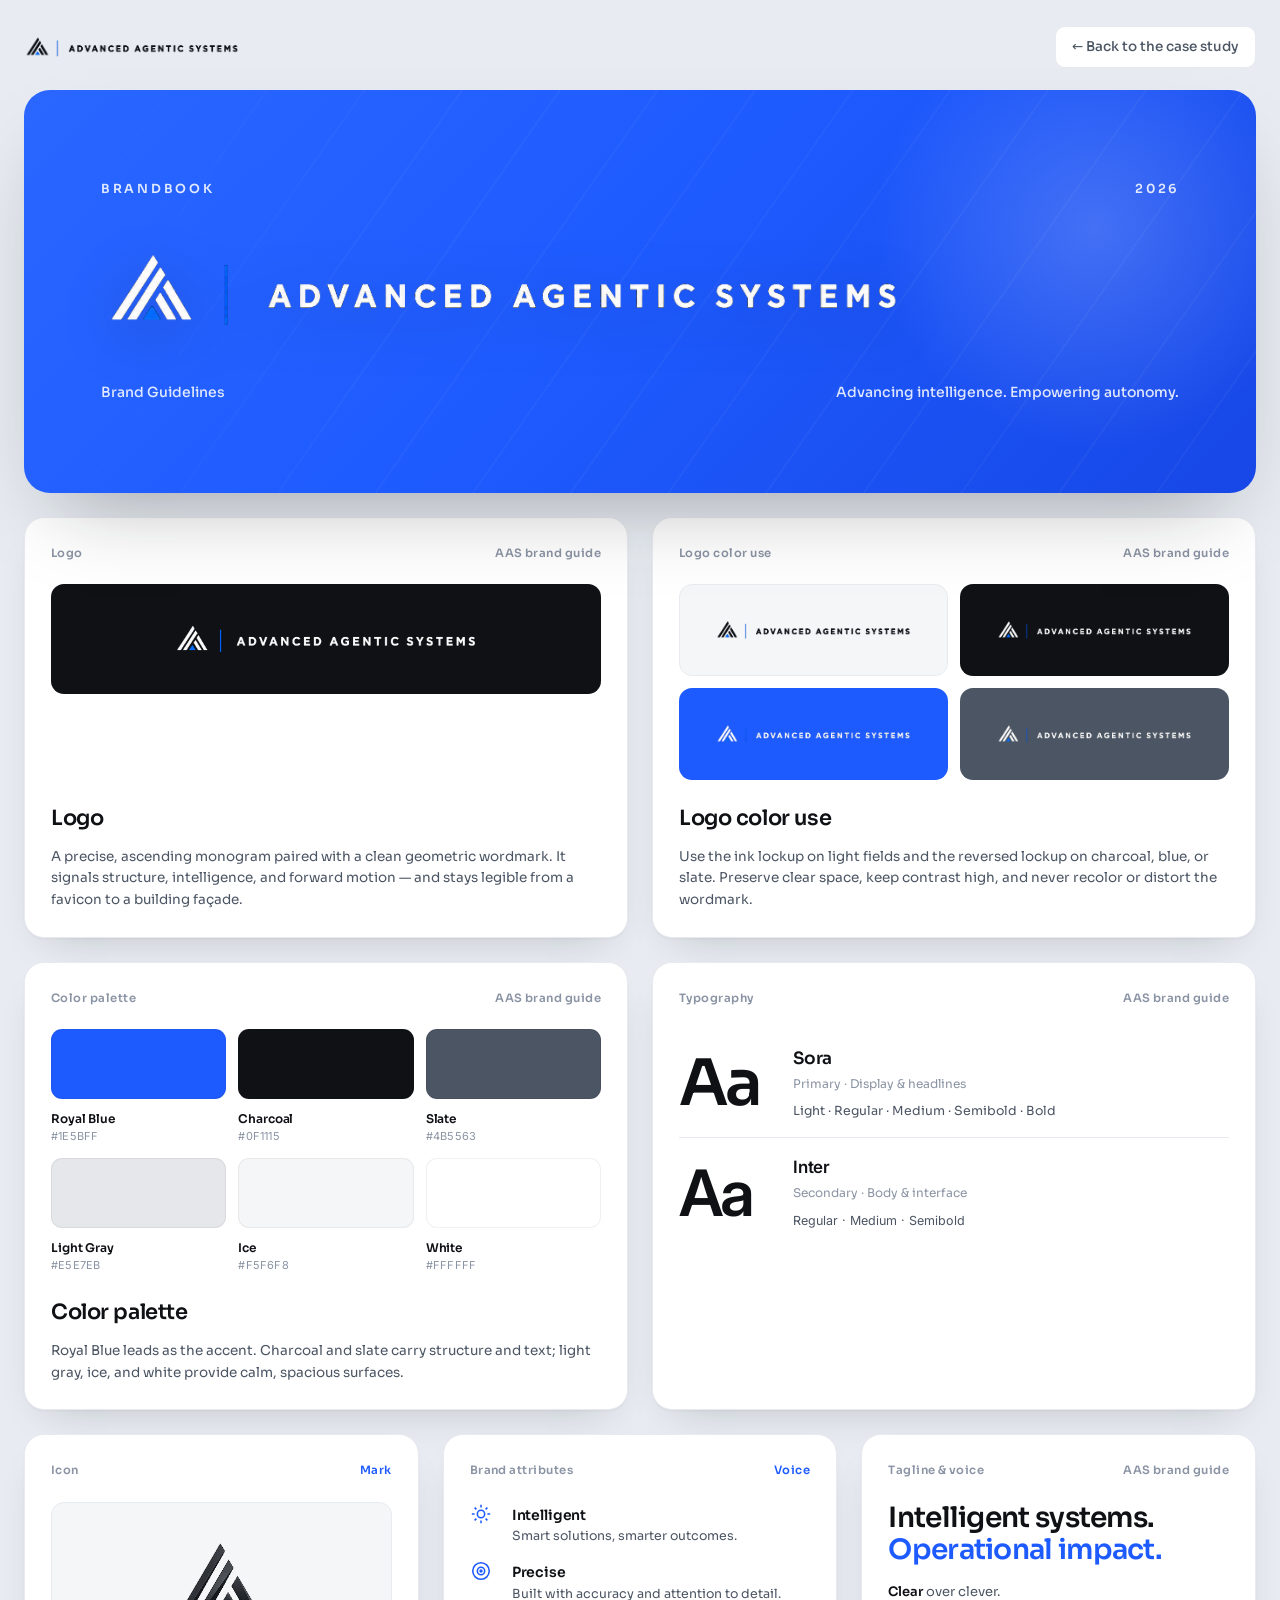
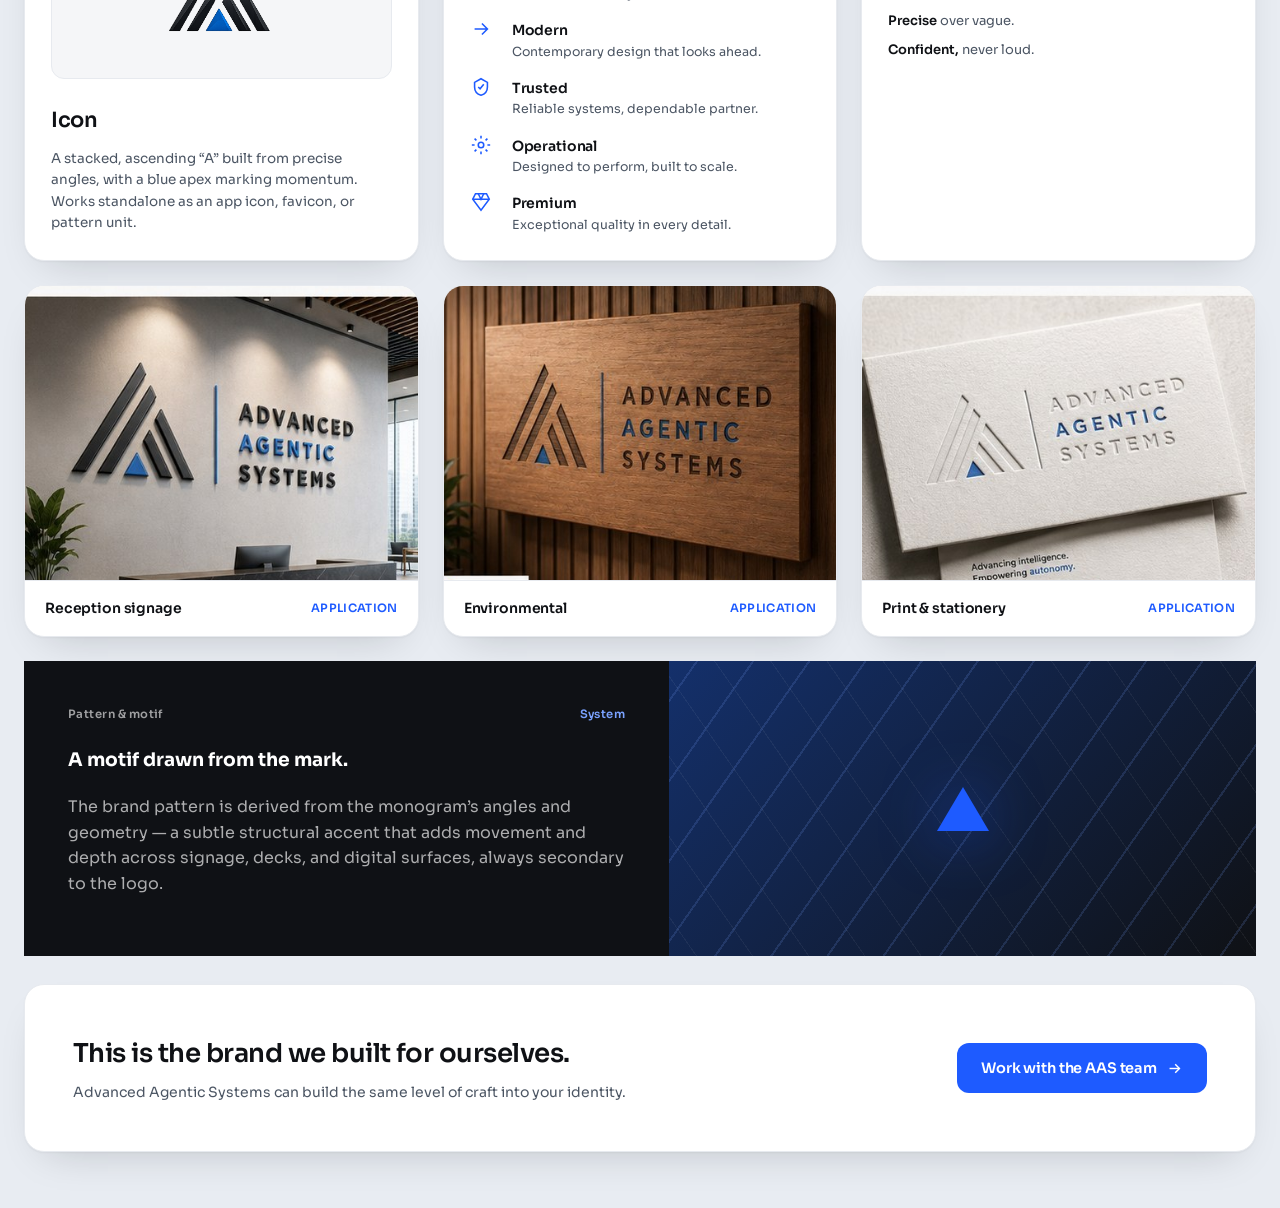
<file: brandbook.html>
<!DOCTYPE html>
<html lang="en">
<head>
  <meta charset="utf-8" />
  <meta name="viewport" content="width=device-width, initial-scale=1" />
  <title>Brandbook | Advanced Agentic Systems</title>
  <meta name="description" content="The Advanced Agentic Systems brand guidelines — logo, color, typography, motif, and real-world applications." />
  <link rel="icon" href="assets/logo-mark.png" type="image/png" />
  <link rel="preconnect" href="https://fonts.googleapis.com" />
  <link rel="preconnect" href="https://fonts.gstatic.com" crossorigin />
  <link href="https://fonts.googleapis.com/css2?family=Inter:wght@400;500;600;700&display=swap" rel="stylesheet" />
  <style>
    @font-face {
      font-family: "Sora";
      src: url("assets/Sora-VariableFont_wght.ttf") format("truetype");
      font-weight: 100 800; font-style: normal; font-display: swap;
    }

    :root {
      --blue: #1E5BFF;
      --blue-press: #1a4fe0;
      --charcoal: #0F1115;
      --slate: #4B5563;
      --gray: #E5E7EB;
      --ice: #F5F6F8;
      --white: #ffffff;
      --board: #e8ecf2;
      --ink: #0F1115;
      --muted: #8b94a4;
      --line: #e7eaef;
      --r: 20px;
      --r-sm: 13px;
      --shadow: 0 1px 2px rgba(15,17,21,.04), 0 18px 40px -22px rgba(15,17,21,.22);
      --shadow-lg: 0 40px 80px -34px rgba(15,17,21,.34);
      --ease: cubic-bezier(.22,.68,.24,1);
      --font: "Sora", system-ui, -apple-system, BlinkMacSystemFont, sans-serif;
      --font-2: "Inter", system-ui, -apple-system, sans-serif;
    }

    * { box-sizing: border-box; }
    body {
      margin: 0;
      background: var(--board);
      color: var(--ink);
      font-family: var(--font);
      line-height: 1.6;
      -webkit-font-smoothing: antialiased;
    }
    img { display: block; max-width: 100%; }
    a { color: inherit; text-decoration: none; }

    .wrap { width: min(1280px, calc(100% - 48px)); margin: 0 auto; }

    /* ---- Top bar ---- */
    .top {
      display: flex; align-items: center; justify-content: space-between;
      padding: 26px 0 22px;
    }
    .top .brand { display: inline-flex; align-items: center; gap: 14px; }
    .top .brand img { height: 24px; }
    .top .brand b { font-size: 13px; font-weight: 600; letter-spacing: -.01em; color: var(--ink); }
    .top .brand b span { color: var(--muted); font-weight: 500; }
    .top a.back {
      display: inline-flex; align-items: center; gap: 8px;
      color: var(--slate); font-size: 13.5px; font-weight: 500;
      padding: 9px 16px; border: 1px solid var(--line); border-radius: 10px; background: #fff;
      transition: border-color .16s var(--ease), color .16s var(--ease);
    }
    .top a.back:hover { border-color: var(--ink); color: var(--ink); }

    /* ---- Cover ---- */
    .cover {
      position: relative;
      overflow: hidden;
      border-radius: 26px;
      background: linear-gradient(135deg, #2a66ff 0%, var(--blue) 48%, #1747e6 100%);
      box-shadow: var(--shadow-lg);
      padding: clamp(44px, 7vw, 92px) clamp(32px, 6vw, 80px);
      min-height: 360px;
      display: grid;
      align-content: space-between;
      color: #fff;
      margin-bottom: 24px;
    }
    .cover::before {
      content: ""; position: absolute; inset: 0; pointer-events: none; opacity: .5;
      background:
        repeating-linear-gradient(125deg, transparent 0 38px, rgba(255,255,255,.07) 38px 40px, transparent 40px 80px);
      mask-image: linear-gradient(90deg, transparent, #000 30%, #000 100%);
    }
    .cover::after {
      content: ""; position: absolute; right: -8%; top: -30%;
      width: 520px; height: 520px; border-radius: 50%;
      background: radial-gradient(circle, rgba(255,255,255,.18), transparent 60%);
      pointer-events: none;
    }
    .cover-top, .cover-bottom { position: relative; z-index: 1; display: flex; justify-content: space-between; align-items: center; }
    .cover-eyebrow { font-size: 12.5px; font-weight: 600; letter-spacing: .22em; text-transform: uppercase; color: rgba(255,255,255,.86); }
    .cover-logo { position: relative; z-index: 1; padding: clamp(20px,4vw,46px) 0; }
    .cover-logo img { height: clamp(46px, 7vw, 92px); width: auto; filter: drop-shadow(0 12px 30px rgba(0,0,0,.22)); }
    .cover-bottom span { font-size: 14px; color: rgba(255,255,255,.86); font-weight: 500; }

    /* ---- Board grid ---- */
    .board { display: grid; grid-template-columns: repeat(6, 1fr); gap: 24px; }
    .card {
      grid-column: span 2;
      display: flex; flex-direction: column;
      background: #fff; border: 1px solid var(--line); border-radius: var(--r);
      box-shadow: var(--shadow); padding: 26px; overflow: hidden;
    }
    .w3 { grid-column: span 3; }
    .w6 { grid-column: span 6; }

    .card-head { display: flex; justify-content: space-between; align-items: center; margin-bottom: 22px; }
    .card-head span { font-size: 11.5px; font-weight: 600; letter-spacing: .04em; color: var(--muted); }
    .card-head .tag { color: var(--blue); }
    .card h3 { margin: 0 0 10px; font-size: 21px; font-weight: 600; letter-spacing: -.02em; }
    .card p { margin: 0; color: var(--slate); font-size: 13.5px; line-height: 1.6; }
    .card .body { margin-top: auto; padding-top: 18px; }

    /* logo dark panel */
    .logo-panel {
      display: grid; place-items: center;
      background: var(--charcoal); border-radius: var(--r-sm);
      padding: 38px 24px; margin-bottom: 4px;
    }
    .logo-panel img { height: 34px; width: auto; }

    /* logo color use swatches */
    .logo-uses { display: grid; grid-template-columns: 1fr 1fr; gap: 12px; margin-bottom: 4px; }
    .logo-use { display: grid; place-items: center; height: 92px; border-radius: var(--r-sm); padding: 0 14px; }
    .logo-use img { height: 22px; width: auto; max-width: 100%; }
    .lu-white { background: var(--ice); border: 1px solid var(--line); }
    .lu-charcoal { background: var(--charcoal); }
    .lu-blue { background: var(--blue); }
    .lu-slate { background: var(--slate); }

    /* icon card */
    .icon-stage { display: grid; place-items: center; background: var(--ice); border: 1px solid var(--line); border-radius: var(--r-sm); padding: 26px; margin-bottom: 4px; }
    .icon-stage img { width: 116px; height: auto; }

    /* color palette */
    .swatches { display: grid; grid-template-columns: 1fr 1fr 1fr; gap: 12px; margin-bottom: 4px; }
    .sw { }
    .sw .chip { height: 70px; border-radius: 11px; border: 1px solid rgba(15,17,21,.06); }
    .sw b { display: block; margin-top: 10px; font-size: 12px; font-weight: 600; letter-spacing: -.01em; }
    .sw small { display: block; color: var(--muted); font-size: 11px; font-family: var(--font-2); letter-spacing: .02em; }

    /* typography */
    .type-spec { display: grid; grid-template-columns: 96px 1fr; gap: 18px; align-items: center; padding: 16px 0; border-bottom: 1px solid var(--line); }
    .type-spec:last-of-type { border-bottom: 0; }
    .type-aa { font-size: 64px; line-height: .8; font-weight: 600; letter-spacing: -.04em; color: var(--ink); }
    .type-spec strong { display: block; font-size: 17px; font-weight: 600; letter-spacing: -.01em; }
    .type-spec em { font-style: normal; display: block; color: var(--muted); font-size: 12px; margin: 2px 0 8px; }
    .type-weights { color: var(--slate); font-size: 12.5px; }

    /* attributes */
    .attrs { display: grid; gap: 14px; }
    .attr { display: grid; grid-template-columns: 30px 1fr; gap: 12px; align-items: start; }
    .attr svg { width: 22px; height: 22px; color: var(--blue); stroke-width: 1.7; margin-top: 1px; }
    .attr b { font-size: 14px; font-weight: 600; letter-spacing: -.01em; }
    .attr span { display: block; color: var(--slate); font-size: 12.5px; line-height: 1.45; }

    /* voice */
    .voice-big { font-size: clamp(22px, 2.5vw, 28px); font-weight: 600; letter-spacing: -.025em; line-height: 1.15; margin-bottom: 16px; }
    .voice-big em { font-style: normal; color: var(--blue); }
    .voice-list { display: grid; gap: 8px; }
    .voice-list span { color: var(--slate); font-size: 13px; }
    .voice-list b { color: var(--ink); font-weight: 600; }

    /* application image cards */
    .app { padding: 0; }
    .app img { width: 100%; aspect-ratio: 4/3; object-fit: cover; }
    .app .app-cap { display: flex; justify-content: space-between; align-items: center; padding: 16px 20px; border-top: 1px solid var(--line); }
    .app .app-cap b { font-size: 14px; font-weight: 600; letter-spacing: -.01em; }
    .app .app-cap span { font-size: 11.5px; font-weight: 600; color: var(--blue); letter-spacing: .03em; }

    /* motif strip */
    .motif {
      grid-column: span 6;
      position: relative; overflow: hidden;
      display: grid; grid-template-columns: 1.1fr 1fr; align-items: stretch;
      background: var(--charcoal); border: 0; color: #fff; padding: 0;
    }
    .motif .motif-copy { padding: clamp(28px,3.5vw,44px); align-self: center; }
    .motif .card-head span { color: rgba(255,255,255,.6); }
    .motif .card-head .tag { color: #7aa2ff; }
    .motif h3 { color: #fff; }
    .motif p { color: rgba(255,255,255,.66); }
    .motif .motif-art {
      position: relative; min-height: 200px;
      background:
        repeating-linear-gradient(125deg, transparent 0 22px, rgba(122,162,255,.16) 22px 24px, transparent 24px 46px),
        repeating-linear-gradient(55deg, transparent 0 22px, rgba(255,255,255,.05) 22px 23px, transparent 23px 46px),
        linear-gradient(135deg, #14306b, #0f1115);
    }
    .motif .motif-art::after {
      content: ""; position: absolute; left: 50%; top: 50%; transform: translate(-50%,-50%);
      width: 0; height: 0; border-left: 26px solid transparent; border-right: 26px solid transparent; border-bottom: 44px solid var(--blue);
      filter: drop-shadow(0 0 30px rgba(30,91,255,.6));
    }

    /* footer cta */
    .bb-foot {
      margin: 28px 0 56px; padding: clamp(30px,4vw,48px);
      background: #fff; border: 1px solid var(--line); border-radius: var(--r);
      box-shadow: var(--shadow);
      display: flex; align-items: center; justify-content: space-between; gap: 24px; flex-wrap: wrap;
    }
    .bb-foot h3 { margin: 0 0 6px; font-size: clamp(20px,2.4vw,26px); font-weight: 600; letter-spacing: -.02em; }
    .bb-foot p { margin: 0; color: var(--slate); font-size: 14px; }
    .btn {
      display: inline-flex; align-items: center; gap: 9px;
      height: 50px; padding: 0 24px; border-radius: 12px;
      background: var(--blue); color: #fff; font-size: 14.5px; font-weight: 600; letter-spacing: -.01em;
      transition: transform .18s var(--ease), background .18s var(--ease);
    }
    .btn:hover { background: var(--blue-press); transform: translateY(-1px); }
    .btn svg { width: 17px; height: 17px; stroke-width: 2; }

    @media (max-width: 1040px) {
      .board { grid-template-columns: repeat(4, 1fr); }
      .w3 { grid-column: span 2; }
      .w6, .motif { grid-column: span 4; }
    }
    @media (max-width: 680px) {
      .board { grid-template-columns: 1fr; }
      .card, .w3, .w6, .motif { grid-column: 1 / -1; }
      .motif { grid-template-columns: 1fr; }
      .swatches { grid-template-columns: 1fr 1fr; }
      .top a.back { display: none; }
    }
  </style>
</head>
<body>
  <div class="wrap">
    <header class="top">
      <a class="brand" href="index.html" aria-label="Advanced Agentic Systems home">
        <img src="assets/logo-nav-dark.png" alt="Advanced Agentic Systems" />
      </a>
      <a class="back" href="services/ai-marketing-branding-agency.html">← Back to the case study</a>
    </header>

    <!-- COVER -->
    <section class="cover">
      <div class="cover-top">
        <span class="cover-eyebrow">Brandbook</span>
        <span class="cover-eyebrow">2026</span>
      </div>
      <div class="cover-logo">
        <img src="assets/logo-nav.png" alt="Advanced Agentic Systems" />
      </div>
      <div class="cover-bottom">
        <span>Brand Guidelines</span>
        <span>Advancing intelligence. Empowering autonomy.</span>
      </div>
    </section>

    <!-- BOARD -->
    <section class="board">

      <!-- Logo -->
      <article class="card w3">
        <div class="card-head"><span>Logo</span><span>AAS brand guide</span></div>
        <div class="logo-panel"><img src="assets/logo-nav.png" alt="Advanced Agentic Systems logo, reversed" /></div>
        <div class="body">
          <h3>Logo</h3>
          <p>A precise, ascending monogram paired with a clean geometric wordmark. It signals structure, intelligence, and forward motion — and stays legible from a favicon to a building façade.</p>
        </div>
      </article>

      <!-- Logo color use -->
      <article class="card w3">
        <div class="card-head"><span>Logo color use</span><span>AAS brand guide</span></div>
        <div class="logo-uses">
          <div class="logo-use lu-white"><img src="assets/logo-nav-dark.png" alt="Logo on light" /></div>
          <div class="logo-use lu-charcoal"><img src="assets/logo-nav.png" alt="Logo on charcoal" /></div>
          <div class="logo-use lu-blue"><img src="assets/logo-nav.png" alt="Logo on royal blue" /></div>
          <div class="logo-use lu-slate"><img src="assets/logo-nav.png" alt="Logo on slate" /></div>
        </div>
        <div class="body">
          <h3>Logo color use</h3>
          <p>Use the ink lockup on light fields and the reversed lockup on charcoal, blue, or slate. Preserve clear space, keep contrast high, and never recolor or distort the wordmark.</p>
        </div>
      </article>

      <!-- Color palette -->
      <article class="card w3">
        <div class="card-head"><span>Color palette</span><span>AAS brand guide</span></div>
        <div class="swatches">
          <div class="sw"><div class="chip" style="background:#1E5BFF"></div><b>Royal Blue</b><small>#1E5BFF</small></div>
          <div class="sw"><div class="chip" style="background:#0F1115"></div><b>Charcoal</b><small>#0F1115</small></div>
          <div class="sw"><div class="chip" style="background:#4B5563"></div><b>Slate</b><small>#4B5563</small></div>
          <div class="sw"><div class="chip" style="background:#E5E7EB"></div><b>Light Gray</b><small>#E5E7EB</small></div>
          <div class="sw"><div class="chip" style="background:#F5F6F8"></div><b>Ice</b><small>#F5F6F8</small></div>
          <div class="sw"><div class="chip" style="background:#FFFFFF"></div><b>White</b><small>#FFFFFF</small></div>
        </div>
        <div class="body">
          <h3>Color palette</h3>
          <p>Royal Blue leads as the accent. Charcoal and slate carry structure and text; light gray, ice, and white provide calm, spacious surfaces.</p>
        </div>
      </article>

      <!-- Typography -->
      <article class="card w3">
        <div class="card-head"><span>Typography</span><span>AAS brand guide</span></div>
        <div class="type-spec">
          <div class="type-aa" style="font-family:var(--font)">Aa</div>
          <div>
            <strong>Sora</strong>
            <em>Primary · Display &amp; headlines</em>
            <div class="type-weights">Light · Regular · Medium · Semibold · Bold</div>
          </div>
        </div>
        <div class="type-spec">
          <div class="type-aa" style="font-family:var(--font-2); font-weight:600">Aa</div>
          <div>
            <strong style="font-family:var(--font-2)">Inter</strong>
            <em>Secondary · Body &amp; interface</em>
            <div class="type-weights" style="font-family:var(--font-2)">Regular · Medium · Semibold</div>
          </div>
        </div>
      </article>

      <!-- Icon -->
      <article class="card">
        <div class="card-head"><span>Icon</span><span class="tag">Mark</span></div>
        <div class="icon-stage"><img src="assets/logo-mark.png" alt="Advanced Agentic Systems icon" /></div>
        <div class="body">
          <h3>Icon</h3>
          <p>A stacked, ascending “A” built from precise angles, with a blue apex marking momentum. Works standalone as an app icon, favicon, or pattern unit.</p>
        </div>
      </article>

      <!-- Brand attributes -->
      <article class="card">
        <div class="card-head"><span>Brand attributes</span><span class="tag">Voice</span></div>
        <div class="attrs">
          <div class="attr"><svg viewBox="0 0 24 24" fill="none" stroke="currentColor"><path d="M12 2v3M12 19v3M2 12h3M19 12h3M5 5l2 2M17 17l2 2M19 5l-2 2M7 17l-2 2"/><circle cx="12" cy="12" r="4"/></svg><div><b>Intelligent</b><span>Smart solutions, smarter outcomes.</span></div></div>
          <div class="attr"><svg viewBox="0 0 24 24" fill="none" stroke="currentColor"><circle cx="12" cy="12" r="9"/><circle cx="12" cy="12" r="4"/><circle cx="12" cy="12" r="1"/></svg><div><b>Precise</b><span>Built with accuracy and attention to detail.</span></div></div>
          <div class="attr"><svg viewBox="0 0 24 24" fill="none" stroke="currentColor"><path d="M5 12h14M13 6l6 6-6 6"/></svg><div><b>Modern</b><span>Contemporary design that looks ahead.</span></div></div>
          <div class="attr"><svg viewBox="0 0 24 24" fill="none" stroke="currentColor"><path d="M12 3l7 4v5c0 5-3.5 8-7 9-3.5-1-7-4-7-9V7l7-4z"/><path d="M9 12l2 2 4-5"/></svg><div><b>Trusted</b><span>Reliable systems, dependable partner.</span></div></div>
          <div class="attr"><svg viewBox="0 0 24 24" fill="none" stroke="currentColor"><circle cx="12" cy="12" r="3"/><path d="M12 2v3M12 19v3M2 12h3M19 12h3M19 5l-2 2M7 17l-2 2M19 19l-2-2M7 7L5 5"/></svg><div><b>Operational</b><span>Designed to perform, built to scale.</span></div></div>
          <div class="attr"><svg viewBox="0 0 24 24" fill="none" stroke="currentColor"><path d="M6 3h12l3 6-9 12L3 9z"/><path d="M3 9h18M9 3l3 6 3-6"/></svg><div><b>Premium</b><span>Exceptional quality in every detail.</span></div></div>
        </div>
      </article>

      <!-- Voice -->
      <article class="card">
        <div class="card-head"><span>Tagline &amp; voice</span><span>AAS brand guide</span></div>
        <div class="voice-big">Intelligent systems.<br /><em>Operational impact.</em></div>
        <div class="voice-list">
          <span><b>Clear</b> over clever.</span>
          <span><b>Precise</b> over vague.</span>
          <span><b>Confident,</b> never loud.</span>
        </div>
      </article>

      <!-- Applications -->
      <article class="card app">
        <img src="assets/cs-bb-3d.jpg" alt="AAS logo as dimensional reception signage" loading="lazy" />
        <div class="app-cap"><b>Reception signage</b><span>APPLICATION</span></div>
      </article>
      <article class="card app">
        <img src="assets/cs-bb-wood.jpg" alt="AAS logo engraved on a wood panel" loading="lazy" />
        <div class="app-cap"><b>Environmental</b><span>APPLICATION</span></div>
      </article>
      <article class="card app">
        <img src="assets/cs-bb-embossed.jpg" alt="AAS logo letterpressed on a business card" loading="lazy" />
        <div class="app-cap"><b>Print &amp; stationery</b><span>APPLICATION</span></div>
      </article>

      <!-- Motif -->
      <article class="motif">
        <div class="motif-copy">
          <div class="card-head"><span>Pattern &amp; motif</span><span class="tag">System</span></div>
          <h3>A motif drawn from the mark.</h3>
          <p>The brand pattern is derived from the monogram’s angles and geometry — a subtle structural accent that adds movement and depth across signage, decks, and digital surfaces, always secondary to the logo.</p>
        </div>
        <div class="motif-art" aria-hidden="true"></div>
      </article>

    </section>

    <!-- Footer CTA -->
    <section class="bb-foot">
      <div>
        <h3>This is the brand we built for ourselves.</h3>
        <p>Advanced Agentic Systems can build the same level of craft into your identity.</p>
      </div>
      <a class="btn" href="index.html#contact">Work with the AAS team
        <svg viewBox="0 0 24 24" fill="none" stroke="currentColor"><path d="M5 12h14"/><path d="M13 6l6 6-6 6"/></svg>
      </a>
    </section>
  </div>
</body>
</html>
</file>
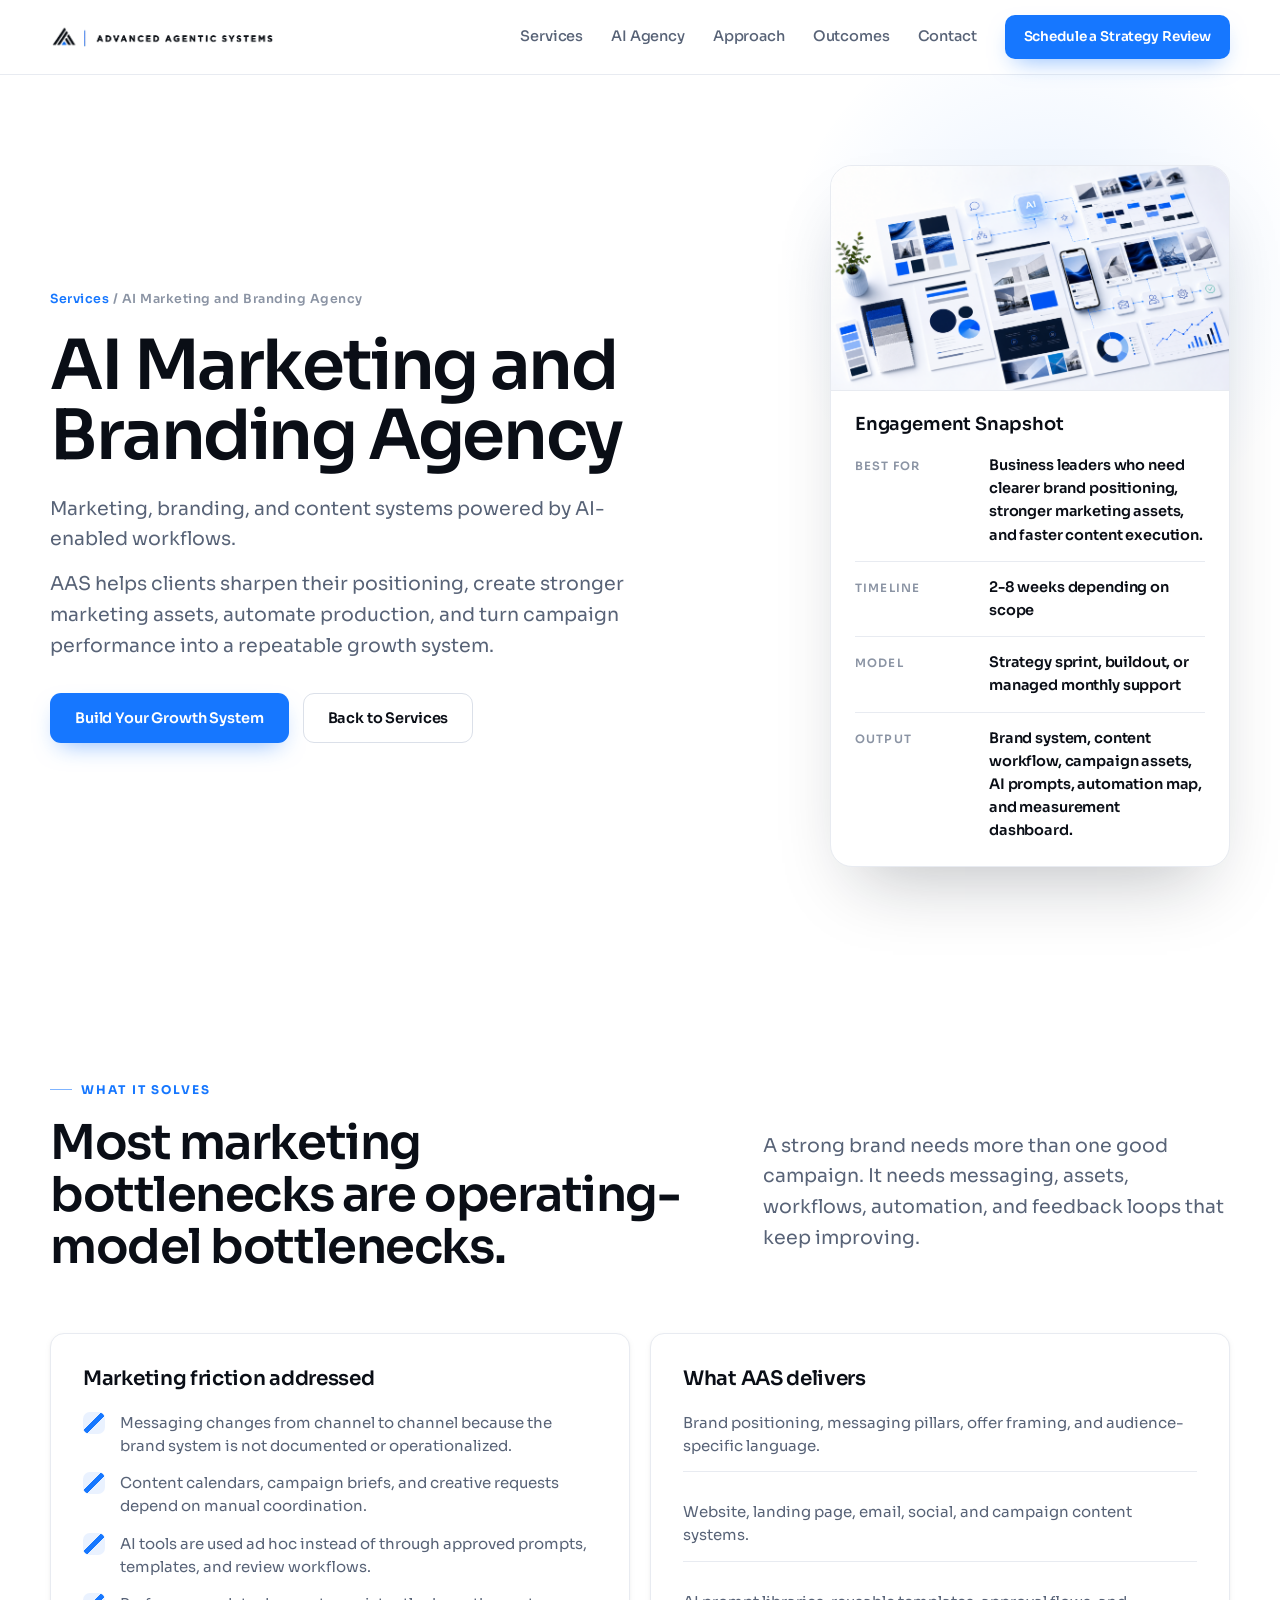
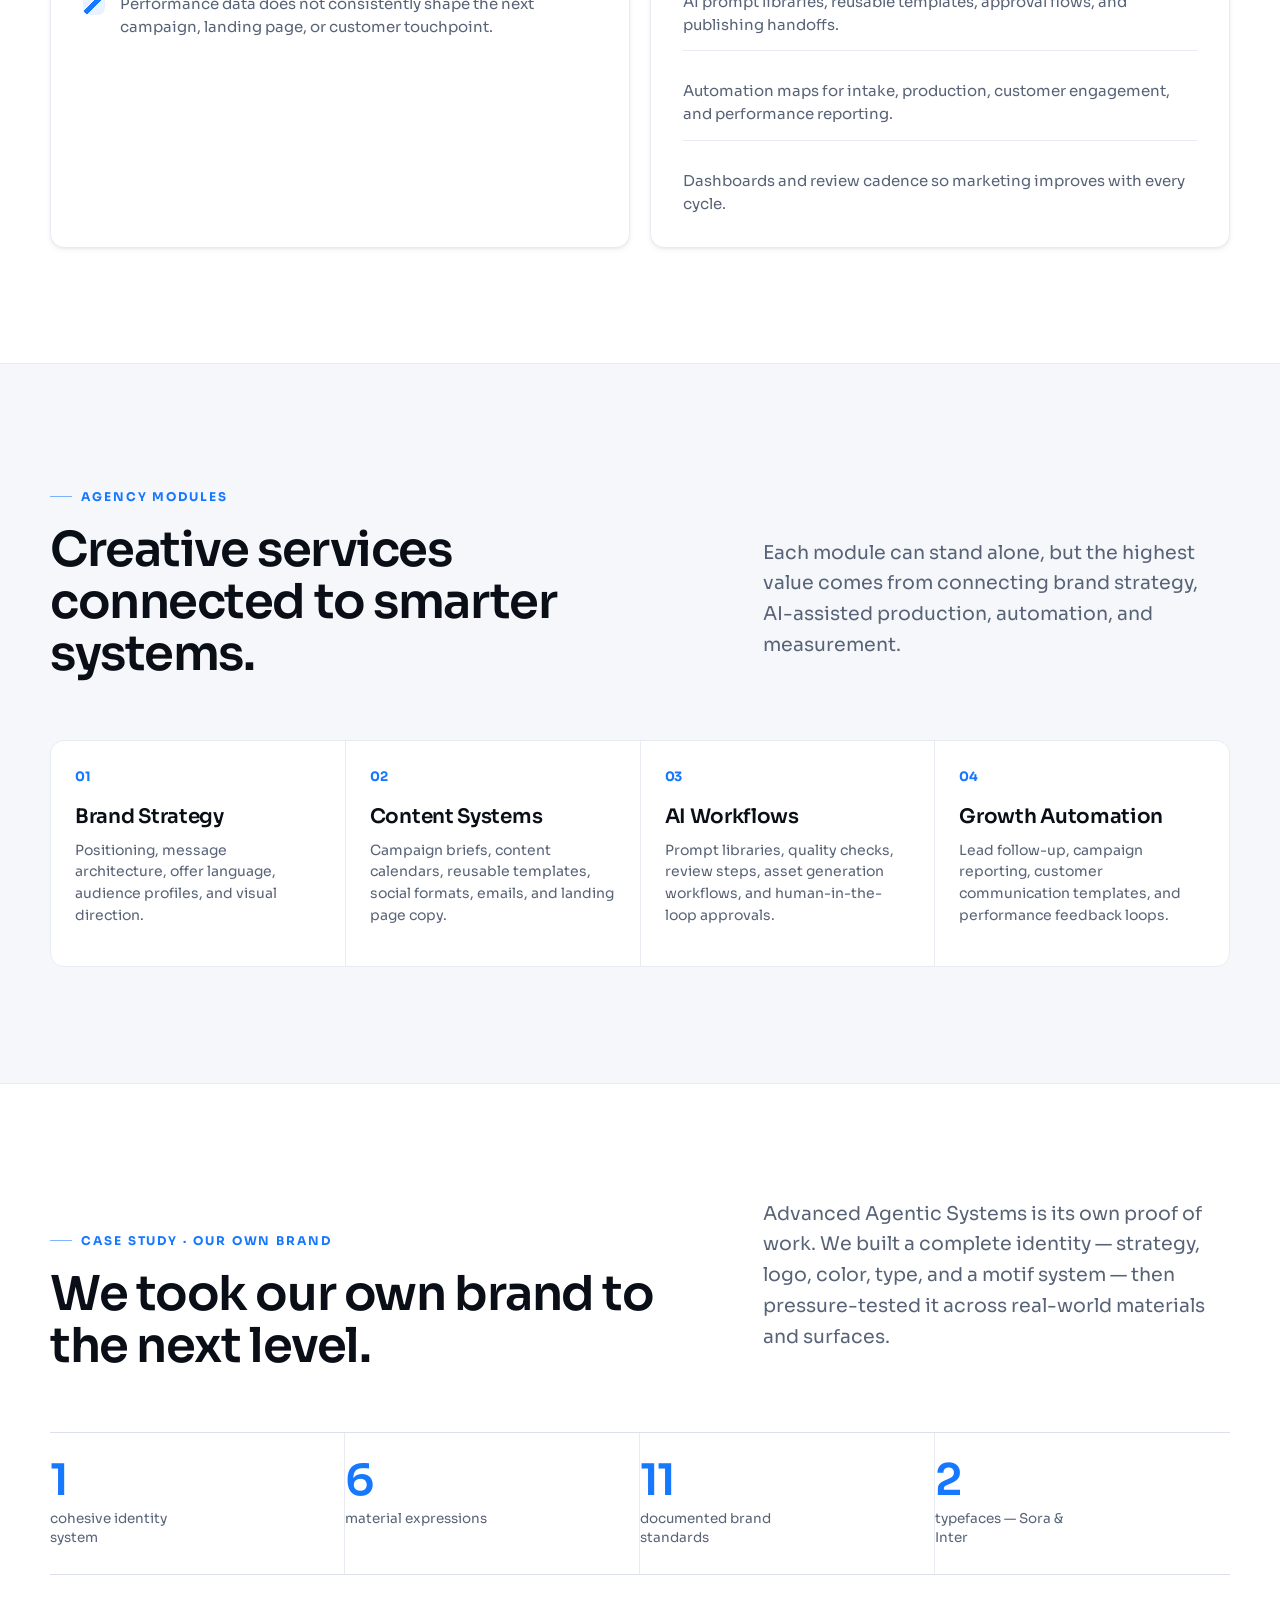
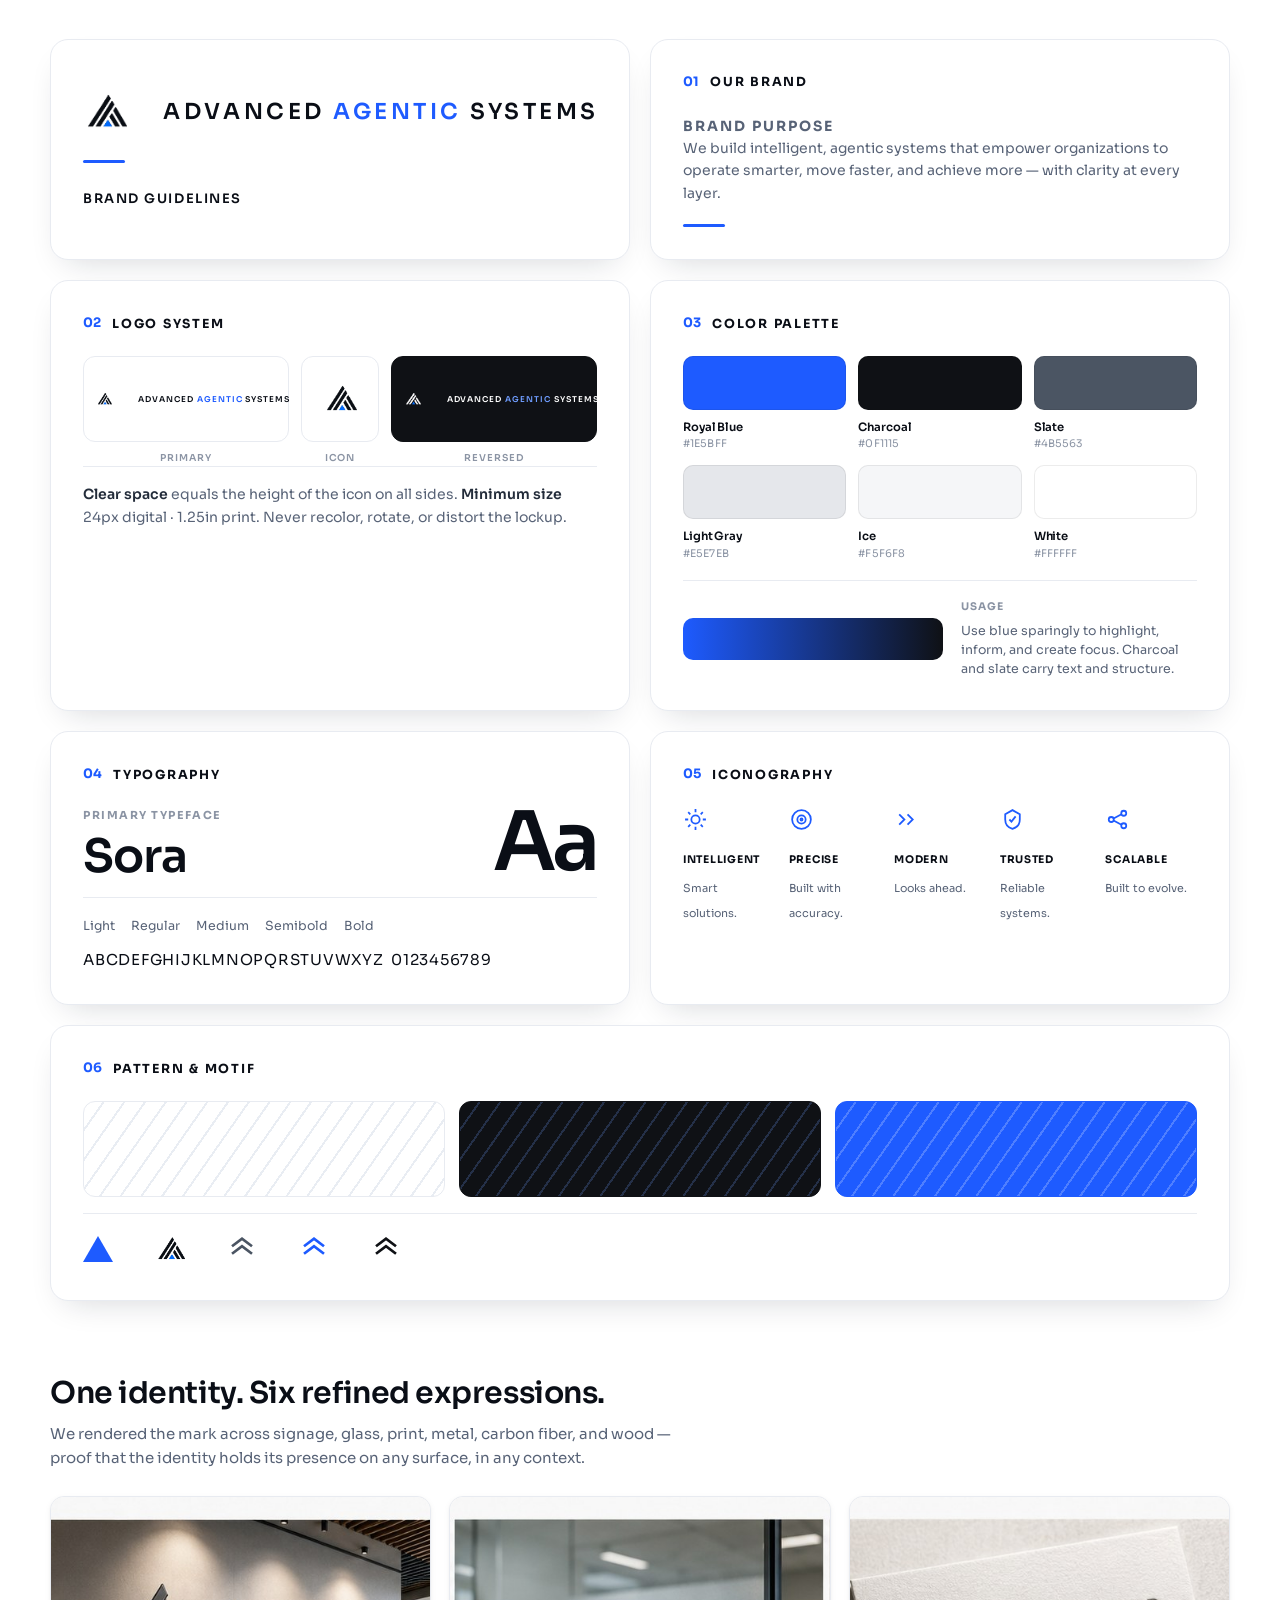
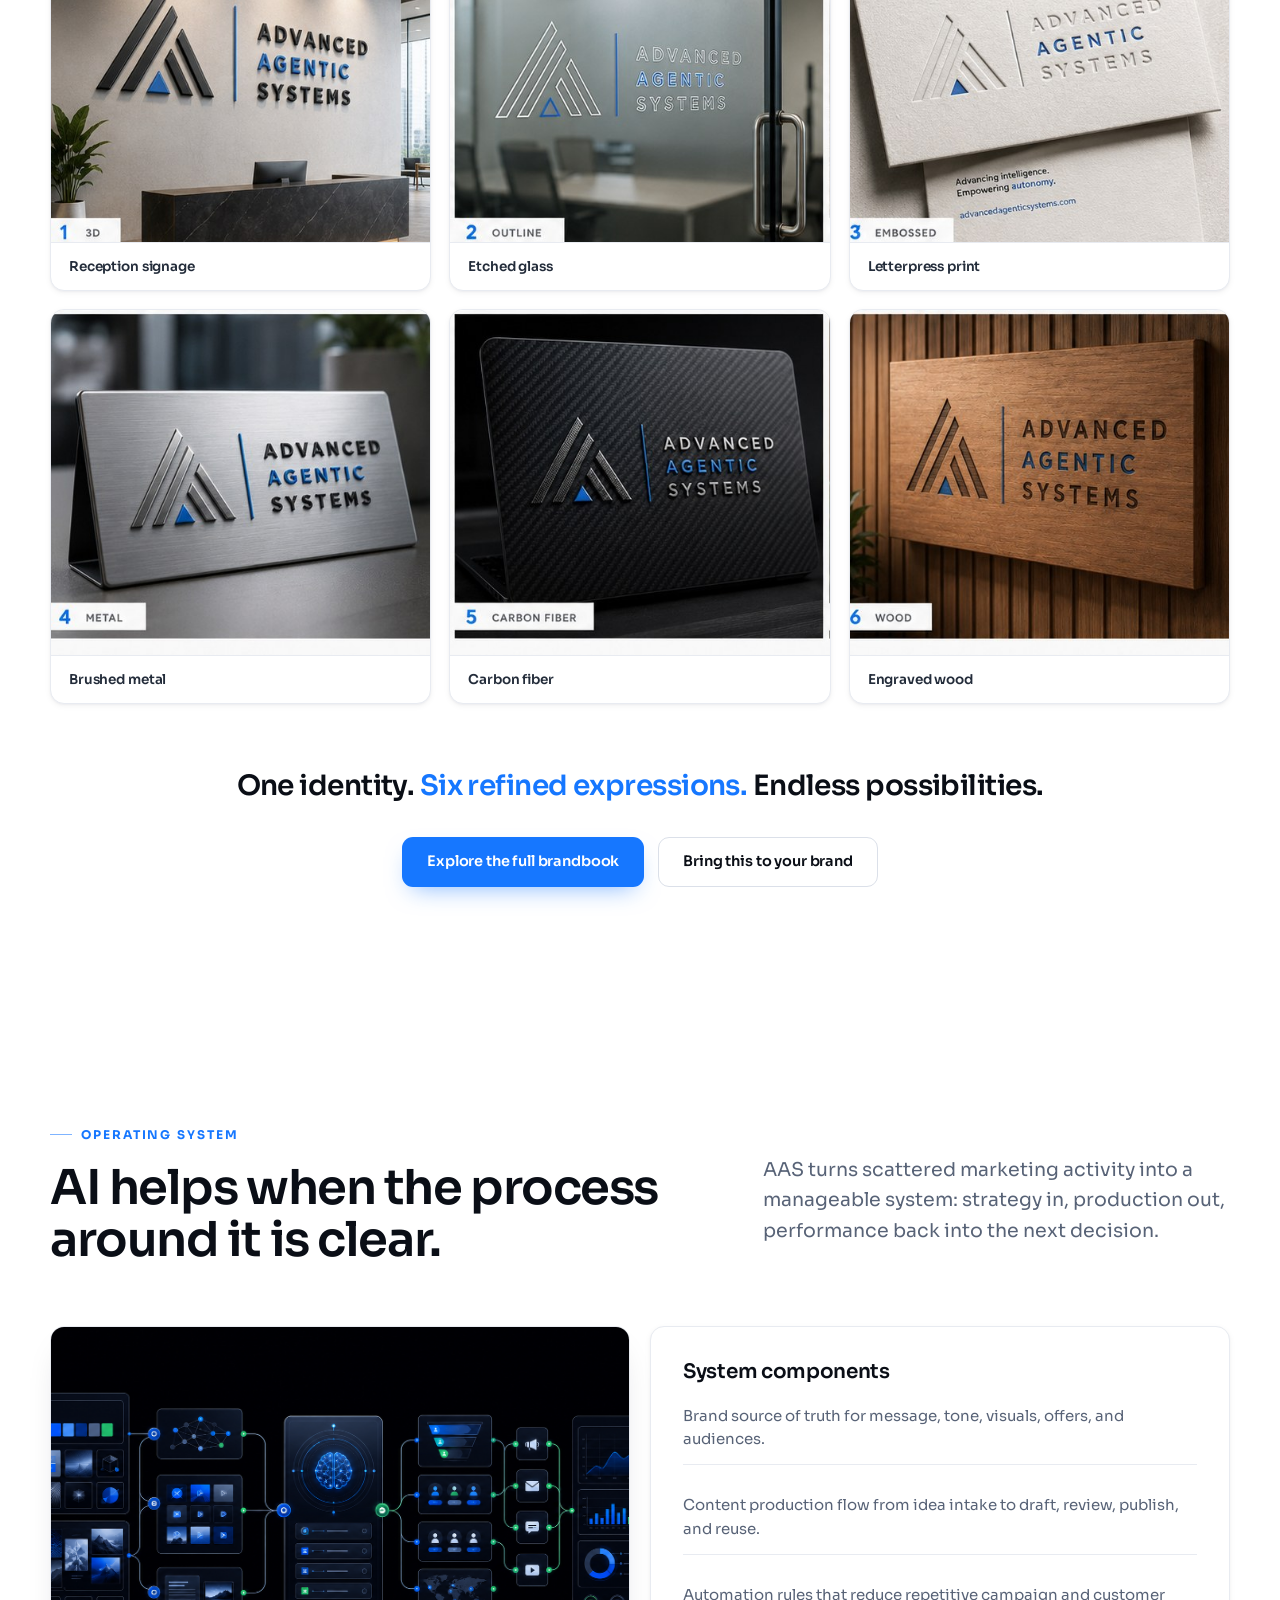
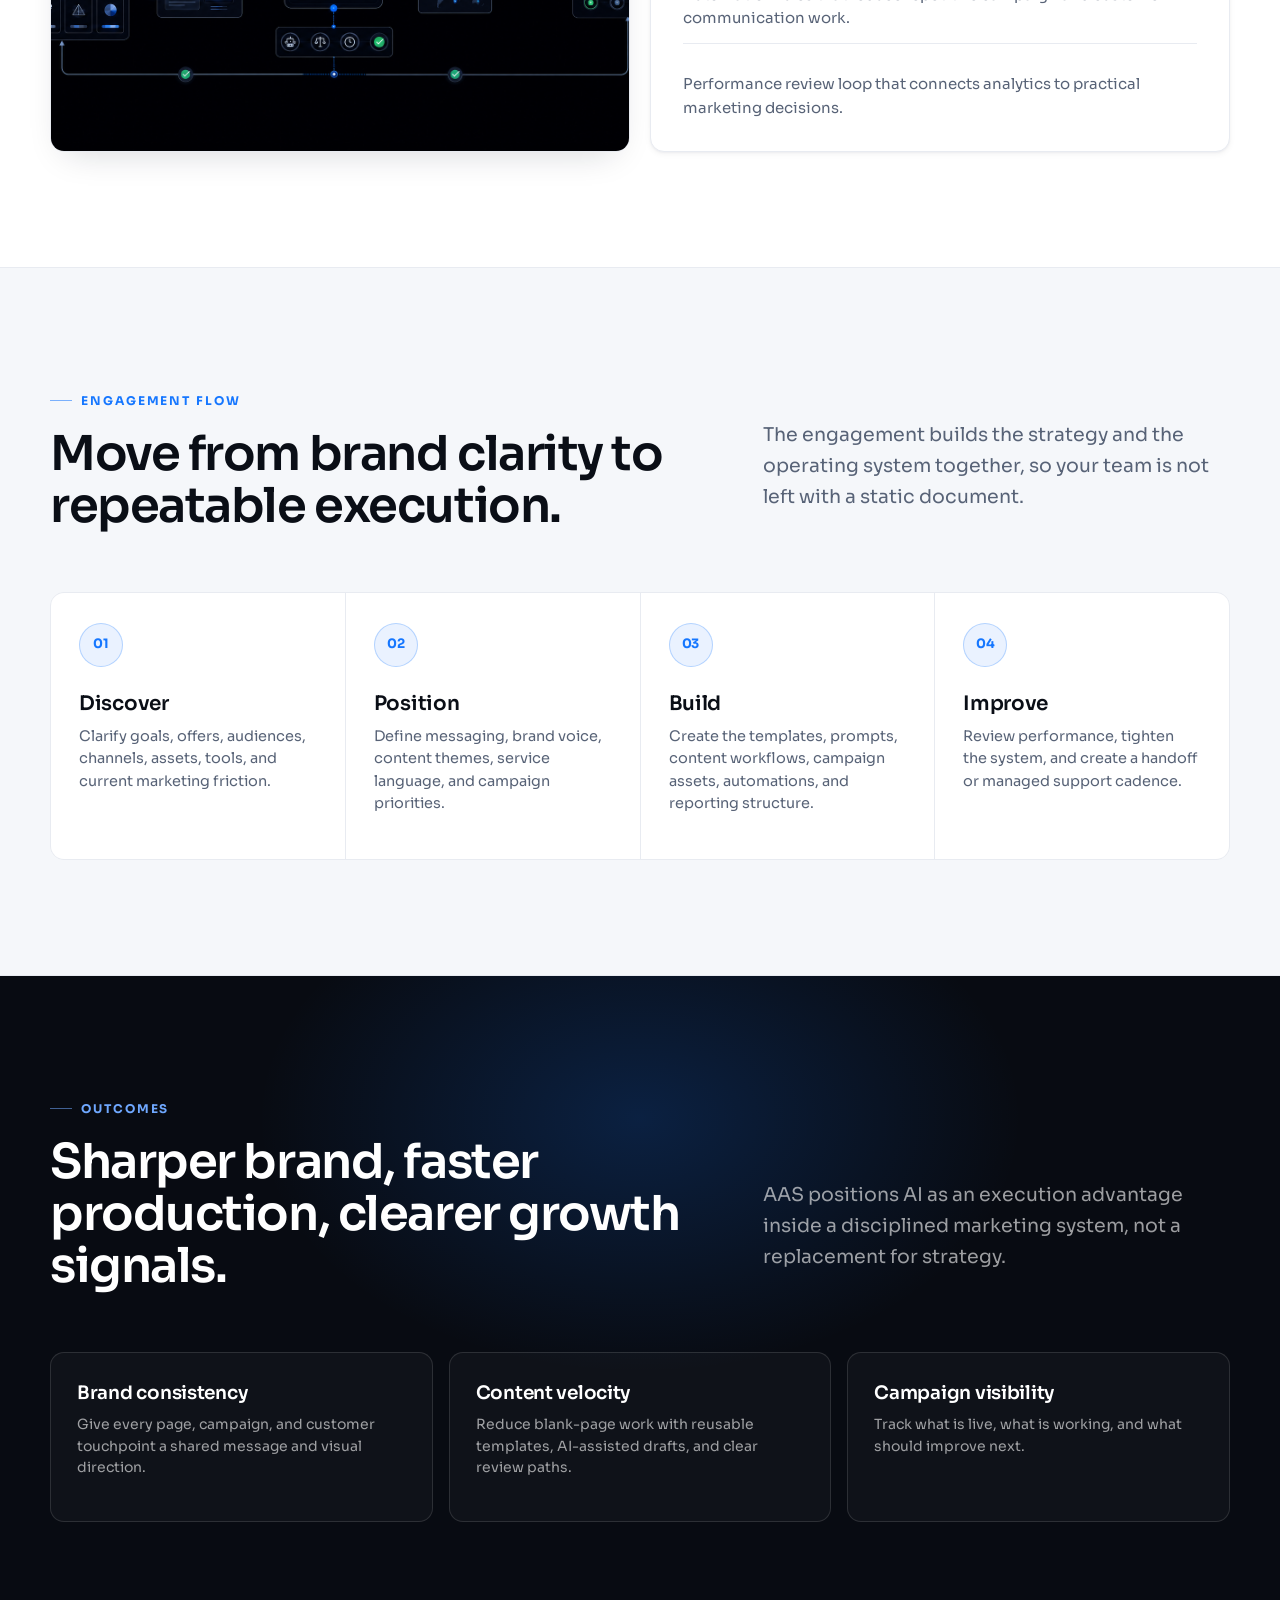
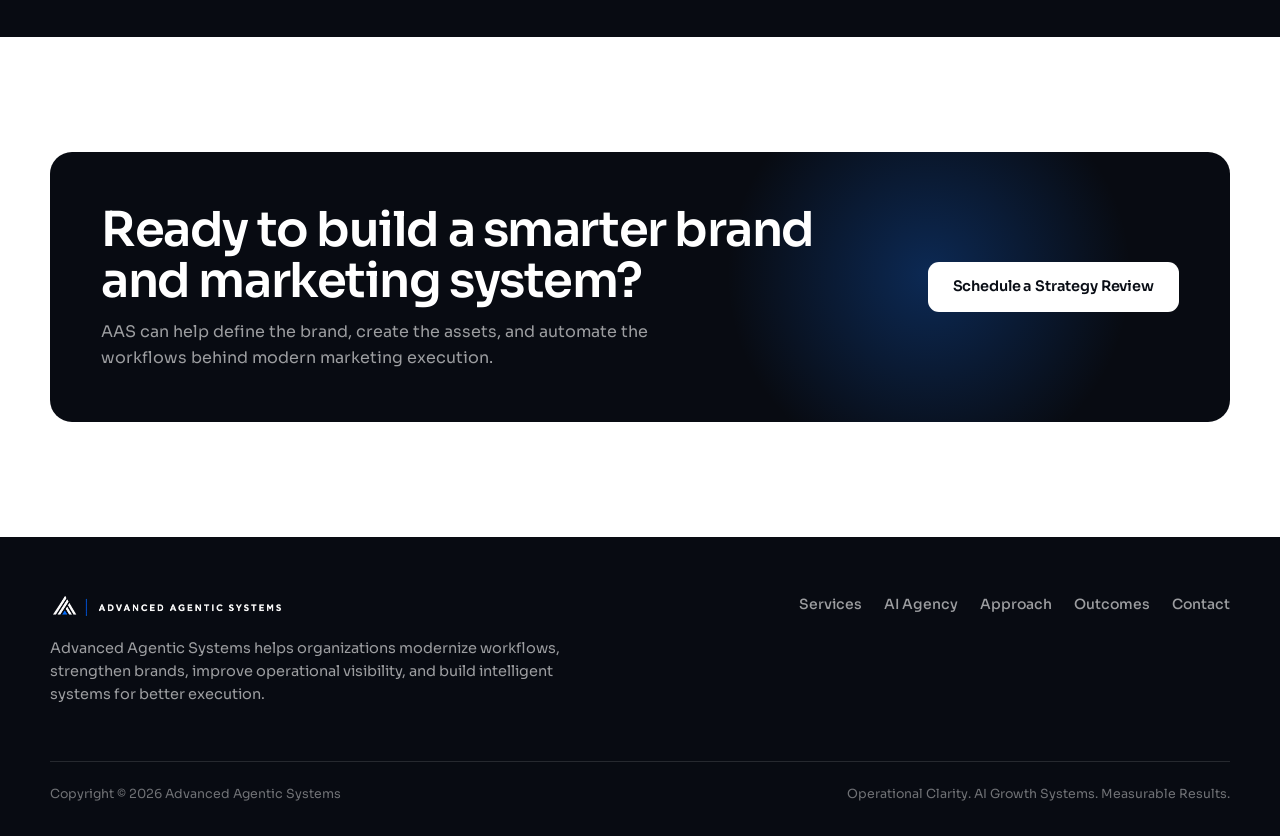
<file: services/ai-marketing-branding-agency.html>
<!DOCTYPE html>
<html lang="en">
<head>
  <meta charset="utf-8" />
  <meta name="viewport" content="width=device-width, initial-scale=1" />
  <title>AI Marketing and Branding Agency | Advanced Agentic Systems</title>
  <meta name="description" content="AI-enabled marketing, branding, content systems, campaign automation, and performance workflows for business clients." />
  <link rel="icon" href="../assets/logo-mark.png" type="image/png" />
  <link rel="stylesheet" href="../assets/service-pages.css" />
</head>
<body>
  <header class="nav" aria-label="Primary navigation">
    <div class="container nav-inner">
      <a class="brand" href="../index.html" aria-label="Advanced Agentic Systems home"><img src="../assets/logo-nav-dark.png" alt="Advanced Agentic Systems" /></a>
      <nav class="nav-links" aria-label="Site sections">
        <a href="../index.html#services">Services</a>
        <a href="../index.html#agency">AI Agency</a>
        <a href="../index.html#approach">Approach</a>
        <a href="../index.html#outcomes">Outcomes</a>
        <a href="../index.html#contact">Contact</a>
      </nav>
      <a class="btn btn-primary" href="../index.html#contact">Schedule a Strategy Review</a>
    </div>
  </header>

  <main>
    <section class="hero">
      <div class="container hero-grid">
        <div>
          <p class="breadcrumb"><a href="../index.html#services">Services</a> / AI Marketing and Branding Agency</p>
          <h1>AI Marketing and Branding Agency</h1>
          <p class="hero-lede">Marketing, branding, and content systems powered by AI-enabled workflows.</p>
          <p class="hero-lede">AAS helps clients sharpen their positioning, create stronger marketing assets, automate production, and turn campaign performance into a repeatable growth system.</p>
          <div class="hero-actions">
            <a class="btn btn-primary" href="../index.html#contact">Build Your Growth System</a>
            <a class="btn btn-secondary" href="../index.html#services">Back to Services</a>
          </div>
        </div>
        <aside class="hero-card visual-card" aria-label="Agency engagement snapshot">
          <img src="../assets/agency-creative-board.png" alt="Bright brand, website, content, automation, and analytics creative board" />
          <div class="visual-card-body">
            <h2>Engagement Snapshot</h2>
            <div class="snapshot">
              <div class="snapshot-row"><span>Best for</span><strong>Business leaders who need clearer brand positioning, stronger marketing assets, and faster content execution.</strong></div>
              <div class="snapshot-row"><span>Timeline</span><strong>2-8 weeks depending on scope</strong></div>
              <div class="snapshot-row"><span>Model</span><strong>Strategy sprint, buildout, or managed monthly support</strong></div>
              <div class="snapshot-row"><span>Output</span><strong>Brand system, content workflow, campaign assets, AI prompts, automation map, and measurement dashboard.</strong></div>
            </div>
          </div>
        </aside>
      </div>
    </section>

    <section class="section">
      <div class="container section-head">
        <div>
          <p class="kicker">What It Solves</p>
          <h2>Most marketing bottlenecks are operating-model bottlenecks.</h2>
        </div>
        <p class="lede">A strong brand needs more than one good campaign. It needs messaging, assets, workflows, automation, and feedback loops that keep improving.</p>
      </div>
      <div class="container two-col">
        <div class="panel">
          <h3>Marketing friction addressed</h3>
          <ul class="check-list">
            <li>Messaging changes from channel to channel because the brand system is not documented or operationalized.</li>
            <li>Content calendars, campaign briefs, and creative requests depend on manual coordination.</li>
            <li>AI tools are used ad hoc instead of through approved prompts, templates, and review workflows.</li>
            <li>Performance data does not consistently shape the next campaign, landing page, or customer touchpoint.</li>
          </ul>
        </div>
        <div class="panel">
          <h3>What AAS delivers</h3>
          <ul class="plain-list">
            <li>Brand positioning, messaging pillars, offer framing, and audience-specific language.</li>
            <li>Website, landing page, email, social, and campaign content systems.</li>
            <li>AI prompt libraries, reusable templates, approval flows, and publishing handoffs.</li>
            <li>Automation maps for intake, production, customer engagement, and performance reporting.</li>
            <li>Dashboards and review cadence so marketing improves with every cycle.</li>
          </ul>
        </div>
      </div>
    </section>

    <section class="section section-soft">
      <div class="container section-head">
        <div>
          <p class="kicker">Agency Modules</p>
          <h2>Creative services connected to smarter systems.</h2>
        </div>
        <p class="lede">Each module can stand alone, but the highest value comes from connecting brand strategy, AI-assisted production, automation, and measurement.</p>
      </div>
      <div class="container module-grid">
        <article class="module"><span>01</span><h3>Brand Strategy</h3><p>Positioning, message architecture, offer language, audience profiles, and visual direction.</p></article>
        <article class="module"><span>02</span><h3>Content Systems</h3><p>Campaign briefs, content calendars, reusable templates, social formats, emails, and landing page copy.</p></article>
        <article class="module"><span>03</span><h3>AI Workflows</h3><p>Prompt libraries, quality checks, review steps, asset generation workflows, and human-in-the-loop approvals.</p></article>
        <article class="module"><span>04</span><h3>Growth Automation</h3><p>Lead follow-up, campaign reporting, customer communication templates, and performance feedback loops.</p></article>
      </div>
    </section>

    <section class="section casestudy" id="case-study">
      <div class="container">
        <div class="section-head">
          <div>
            <p class="kicker">Case Study · Our Own Brand</p>
            <h2>We took our own brand to the next level.</h2>
          </div>
          <p class="lede">Advanced Agentic Systems is its own proof of work. We built a complete identity — strategy, logo, color, type, and a motif system — then pressure-tested it across real-world materials and surfaces.</p>
        </div>

        <div class="cs-stats">
          <div class="cs-stat"><b>1</b><span>cohesive identity system</span></div>
          <div class="cs-stat"><b>6</b><span>material expressions</span></div>
          <div class="cs-stat"><b>11</b><span>documented brand standards</span></div>
          <div class="cs-stat"><b>2</b><span>typefaces — Sora &amp; Inter</span></div>
        </div>

        <div class="bg-deck">
          <!-- Cover -->
          <article class="bg-card bg-cover">
            <span class="lockup lg"><img src="../assets/bg-mark.png" alt="" /><span class="div"></span><span class="wm">ADVANCED <b>AGENTIC</b> SYSTEMS</span></span>
            <span class="bg-aline"></span>
            <span class="gtag">Brand Guidelines</span>
          </article>

          <!-- 01 Our Brand -->
          <article class="bg-card">
            <div class="bg-headline"><span class="num">01</span><span class="ttl">Our Brand</span></div>
            <p class="bg-lbl">Brand purpose</p>
            <p>We build intelligent, agentic systems that empower organizations to operate smarter, move faster, and achieve more — with clarity at every layer.</p>
            <span class="bg-aline" style="margin-top:20px"></span>
          </article>

          <!-- 02 Logo System -->
          <article class="bg-card">
            <div class="bg-headline"><span class="num">02</span><span class="ttl">Logo System</span></div>
            <div class="bg-logos">
              <div class="bg-logo">
                <div class="tile"><span class="lockup"><img src="../assets/bg-mark.png" alt="" /><span class="div"></span><span class="wm">ADVANCED <b>AGENTIC</b> SYSTEMS</span></span></div>
                <div class="cap">Primary</div>
              </div>
              <div class="bg-logo">
                <div class="tile"><img class="icononly" src="../assets/bg-mark.png" alt="AAS icon" /></div>
                <div class="cap">Icon</div>
              </div>
              <div class="bg-logo">
                <div class="tile dark"><span class="lockup"><img src="../assets/bg-mark-white.png" alt="" /><span class="div"></span><span class="wm">ADVANCED <b>AGENTIC</b> SYSTEMS</span></span></div>
                <div class="cap">Reversed</div>
              </div>
            </div>
            <p class="bg-note"><b>Clear space</b> equals the height of the icon on all sides. <b>Minimum size</b> 24px digital · 1.25in print. Never recolor, rotate, or distort the lockup.</p>
          </article>

          <!-- 03 Color Palette -->
          <article class="bg-card">
            <div class="bg-headline"><span class="num">03</span><span class="ttl">Color Palette</span></div>
            <div class="bg-sw">
              <div><div class="chip" style="background:#1E5BFF"></div><b>Royal Blue</b><small>#1E5BFF</small></div>
              <div><div class="chip" style="background:#0F1115"></div><b>Charcoal</b><small>#0F1115</small></div>
              <div><div class="chip" style="background:#4B5563"></div><b>Slate</b><small>#4B5563</small></div>
              <div><div class="chip" style="background:#E5E7EB"></div><b>Light Gray</b><small>#E5E7EB</small></div>
              <div><div class="chip" style="background:#F5F6F8"></div><b>Ice</b><small>#F5F6F8</small></div>
              <div><div class="chip" style="background:#FFFFFF"></div><b>White</b><small>#FFFFFF</small></div>
            </div>
            <div class="bg-grad">
              <div class="bar"></div>
              <div class="usage"><small>Usage</small><p>Use blue sparingly to highlight, inform, and create focus. Charcoal and slate carry text and structure.</p></div>
            </div>
          </article>

          <!-- 04 Typography -->
          <article class="bg-card">
            <div class="bg-headline"><span class="num">04</span><span class="ttl">Typography</span></div>
            <div class="bg-type-top">
              <div class="sora-lbl"><small>Primary typeface</small><b>Sora</b></div>
              <div class="aa">Aa</div>
            </div>
            <div class="bg-weights"><span>Light</span><span>Regular</span><span>Medium</span><span>Semibold</span><span>Bold</span></div>
            <div class="bg-alpha">ABCDEFGHIJKLMNOPQRSTUVWXYZ&nbsp;&nbsp;0123456789</div>
          </article>

          <!-- 05 Iconography -->
          <article class="bg-card">
            <div class="bg-headline"><span class="num">05</span><span class="ttl">Iconography</span></div>
            <div class="bg-icons">
              <div class="bg-ic"><svg viewBox="0 0 24 24" fill="none" stroke="currentColor"><path d="M12 2v3M12 19v3M2 12h3M19 12h3M5 5l2 2M17 17l2 2M19 5l-2 2M7 17l-2 2"/><circle cx="12" cy="12" r="4"/></svg><b>Intelligent</b><span>Smart solutions.</span></div>
              <div class="bg-ic"><svg viewBox="0 0 24 24" fill="none" stroke="currentColor"><circle cx="12" cy="12" r="9"/><circle cx="12" cy="12" r="4"/><circle cx="12" cy="12" r="1"/></svg><b>Precise</b><span>Built with accuracy.</span></div>
              <div class="bg-ic"><svg viewBox="0 0 24 24" fill="none" stroke="currentColor"><path d="M5 7l5 5-5 5"/><path d="M13 7l5 5-5 5"/></svg><b>Modern</b><span>Looks ahead.</span></div>
              <div class="bg-ic"><svg viewBox="0 0 24 24" fill="none" stroke="currentColor"><path d="M12 3l7 4v5c0 5-3.5 8-7 9-3.5-1-7-4-7-9V7l7-4z"/><path d="M9 12l2 2 4-5"/></svg><b>Trusted</b><span>Reliable systems.</span></div>
              <div class="bg-ic"><svg viewBox="0 0 24 24" fill="none" stroke="currentColor"><circle cx="6" cy="12" r="2.4"/><circle cx="18" cy="6" r="2.4"/><circle cx="18" cy="18" r="2.4"/><path d="M8.2 11l7.6-4M8.2 13l7.6 4"/></svg><b>Scalable</b><span>Built to evolve.</span></div>
            </div>
          </article>

          <!-- 06 Pattern & Motif -->
          <article class="bg-card wide">
            <div class="bg-headline"><span class="num">06</span><span class="ttl">Pattern &amp; Motif</span></div>
            <div class="bg-motif">
              <div class="bg-mtile l"></div>
              <div class="bg-mtile d"></div>
              <div class="bg-mtile b"></div>
            </div>
            <div class="bg-marks">
              <span class="tri" aria-hidden="true"></span>
              <img src="../assets/bg-mark.png" alt="" />
              <span class="chev" style="color:#4B5563"><svg viewBox="0 0 24 24" fill="none" stroke="currentColor"><path d="M4 13l8-6 8 6"/><path d="M4 19l8-6 8 6"/></svg></span>
              <span class="chev" style="color:#1E5BFF"><svg viewBox="0 0 24 24" fill="none" stroke="currentColor"><path d="M4 13l8-6 8 6"/><path d="M4 19l8-6 8 6"/></svg></span>
              <span class="chev" style="color:#0F1115"><svg viewBox="0 0 24 24" fill="none" stroke="currentColor"><path d="M4 13l8-6 8 6"/><path d="M4 19l8-6 8 6"/></svg></span>
            </div>
          </article>
        </div>

        <div class="cs-apps-head">
          <h3>One identity. Six refined expressions.</h3>
          <p>We rendered the mark across signage, glass, print, metal, carbon fiber, and wood — proof that the identity holds its presence on any surface, in any context.</p>
        </div>
        <div class="cs-apps">
          <figure class="cs-app"><img src="../assets/cs-app-3d.jpg" alt="AAS logo as dimensional reception signage on an office wall" loading="lazy" /><figcaption>Reception signage</figcaption></figure>
          <figure class="cs-app"><img src="../assets/cs-app-outline.jpg" alt="AAS logo etched on frosted office glass" loading="lazy" /><figcaption>Etched glass</figcaption></figure>
          <figure class="cs-app"><img src="../assets/cs-app-embossed.jpg" alt="AAS logo letterpressed on a premium business card" loading="lazy" /><figcaption>Letterpress print</figcaption></figure>
          <figure class="cs-app"><img src="../assets/cs-app-metal.jpg" alt="AAS logo on a brushed-metal plate" loading="lazy" /><figcaption>Brushed metal</figcaption></figure>
          <figure class="cs-app"><img src="../assets/cs-app-carbon.jpg" alt="AAS logo on a carbon-fiber surface" loading="lazy" /><figcaption>Carbon fiber</figcaption></figure>
          <figure class="cs-app"><img src="../assets/cs-app-wood.jpg" alt="AAS logo engraved on a wood panel" loading="lazy" /><figcaption>Engraved wood</figcaption></figure>
        </div>

        <p class="cs-tagline">One identity. <em>Six refined expressions.</em> Endless possibilities.</p>
        <div class="cs-cta">
          <a class="btn btn-primary" href="../brandbook.html">Explore the full brandbook</a>
          <a class="btn btn-secondary" href="../index.html#contact">Bring this to your brand</a>
        </div>
      </div>
    </section>

    <section class="section">
      <div class="container section-head">
        <div>
          <p class="kicker">Operating System</p>
          <h2>AI helps when the process around it is clear.</h2>
        </div>
        <p class="lede">AAS turns scattered marketing activity into a manageable system: strategy in, production out, performance back into the next decision.</p>
      </div>
      <div class="container two-col">
        <div class="panel media-panel">
          <img src="../assets/ai-brand-workflow.png" alt="AI marketing workflow connecting brand assets, automation, and analytics" />
        </div>
        <div class="panel">
          <h3>System components</h3>
          <ul class="plain-list">
            <li>Brand source of truth for message, tone, visuals, offers, and audiences.</li>
            <li>Content production flow from idea intake to draft, review, publish, and reuse.</li>
            <li>Automation rules that reduce repetitive campaign and customer communication work.</li>
            <li>Performance review loop that connects analytics to practical marketing decisions.</li>
          </ul>
        </div>
      </div>
    </section>

    <section class="section section-soft">
      <div class="container section-head">
        <div>
          <p class="kicker">Engagement Flow</p>
          <h2>Move from brand clarity to repeatable execution.</h2>
        </div>
        <p class="lede">The engagement builds the strategy and the operating system together, so your team is not left with a static document.</p>
      </div>
      <div class="container process-grid">
        <article class="process-step"><span class="step-number">01</span><h3>Discover</h3><p>Clarify goals, offers, audiences, channels, assets, tools, and current marketing friction.</p></article>
        <article class="process-step"><span class="step-number">02</span><h3>Position</h3><p>Define messaging, brand voice, content themes, service language, and campaign priorities.</p></article>
        <article class="process-step"><span class="step-number">03</span><h3>Build</h3><p>Create the templates, prompts, content workflows, campaign assets, automations, and reporting structure.</p></article>
        <article class="process-step"><span class="step-number">04</span><h3>Improve</h3><p>Review performance, tighten the system, and create a handoff or managed support cadence.</p></article>
      </div>
    </section>

    <section class="section section-dark">
      <div class="container section-head">
        <div>
          <p class="kicker">Outcomes</p>
          <h2>Sharper brand, faster production, clearer growth signals.</h2>
        </div>
        <p class="lede">AAS positions AI as an execution advantage inside a disciplined marketing system, not a replacement for strategy.</p>
      </div>
      <div class="container outcome-grid">
        <article class="outcome"><h3>Brand consistency</h3><p>Give every page, campaign, and customer touchpoint a shared message and visual direction.</p></article>
        <article class="outcome"><h3>Content velocity</h3><p>Reduce blank-page work with reusable templates, AI-assisted drafts, and clear review paths.</p></article>
        <article class="outcome"><h3>Campaign visibility</h3><p>Track what is live, what is working, and what should improve next.</p></article>
      </div>
    </section>

    <section class="section">
      <div class="container">
        <div class="cta-band">
          <div>
            <h2>Ready to build a smarter brand and marketing system?</h2>
            <p>AAS can help define the brand, create the assets, and automate the workflows behind modern marketing execution.</p>
          </div>
          <a class="btn btn-light" href="../index.html#contact">Schedule a Strategy Review</a>
        </div>
      </div>
    </section>
  </main>

  <footer class="footer">
    <div class="container">
      <div class="footer-grid">
        <div>
          <img class="footer-logo" src="../assets/logo-nav.png" alt="Advanced Agentic Systems" />
          <p>Advanced Agentic Systems helps organizations modernize workflows, strengthen brands, improve operational visibility, and build intelligent systems for better execution.</p>
        </div>
        <div class="footer-links">
          <a href="../index.html#services">Services</a>
          <a href="../index.html#agency">AI Agency</a>
          <a href="../index.html#approach">Approach</a>
          <a href="../index.html#outcomes">Outcomes</a>
          <a href="../index.html#contact">Contact</a>
        </div>
      </div>
      <div class="footer-bottom">
        <div>Copyright &copy; 2026 Advanced Agentic Systems</div>
        <div>Operational Clarity. AI Growth Systems. Measurable Results.</div>
      </div>
    </div>
  </footer>
</body>
</html>
</file>
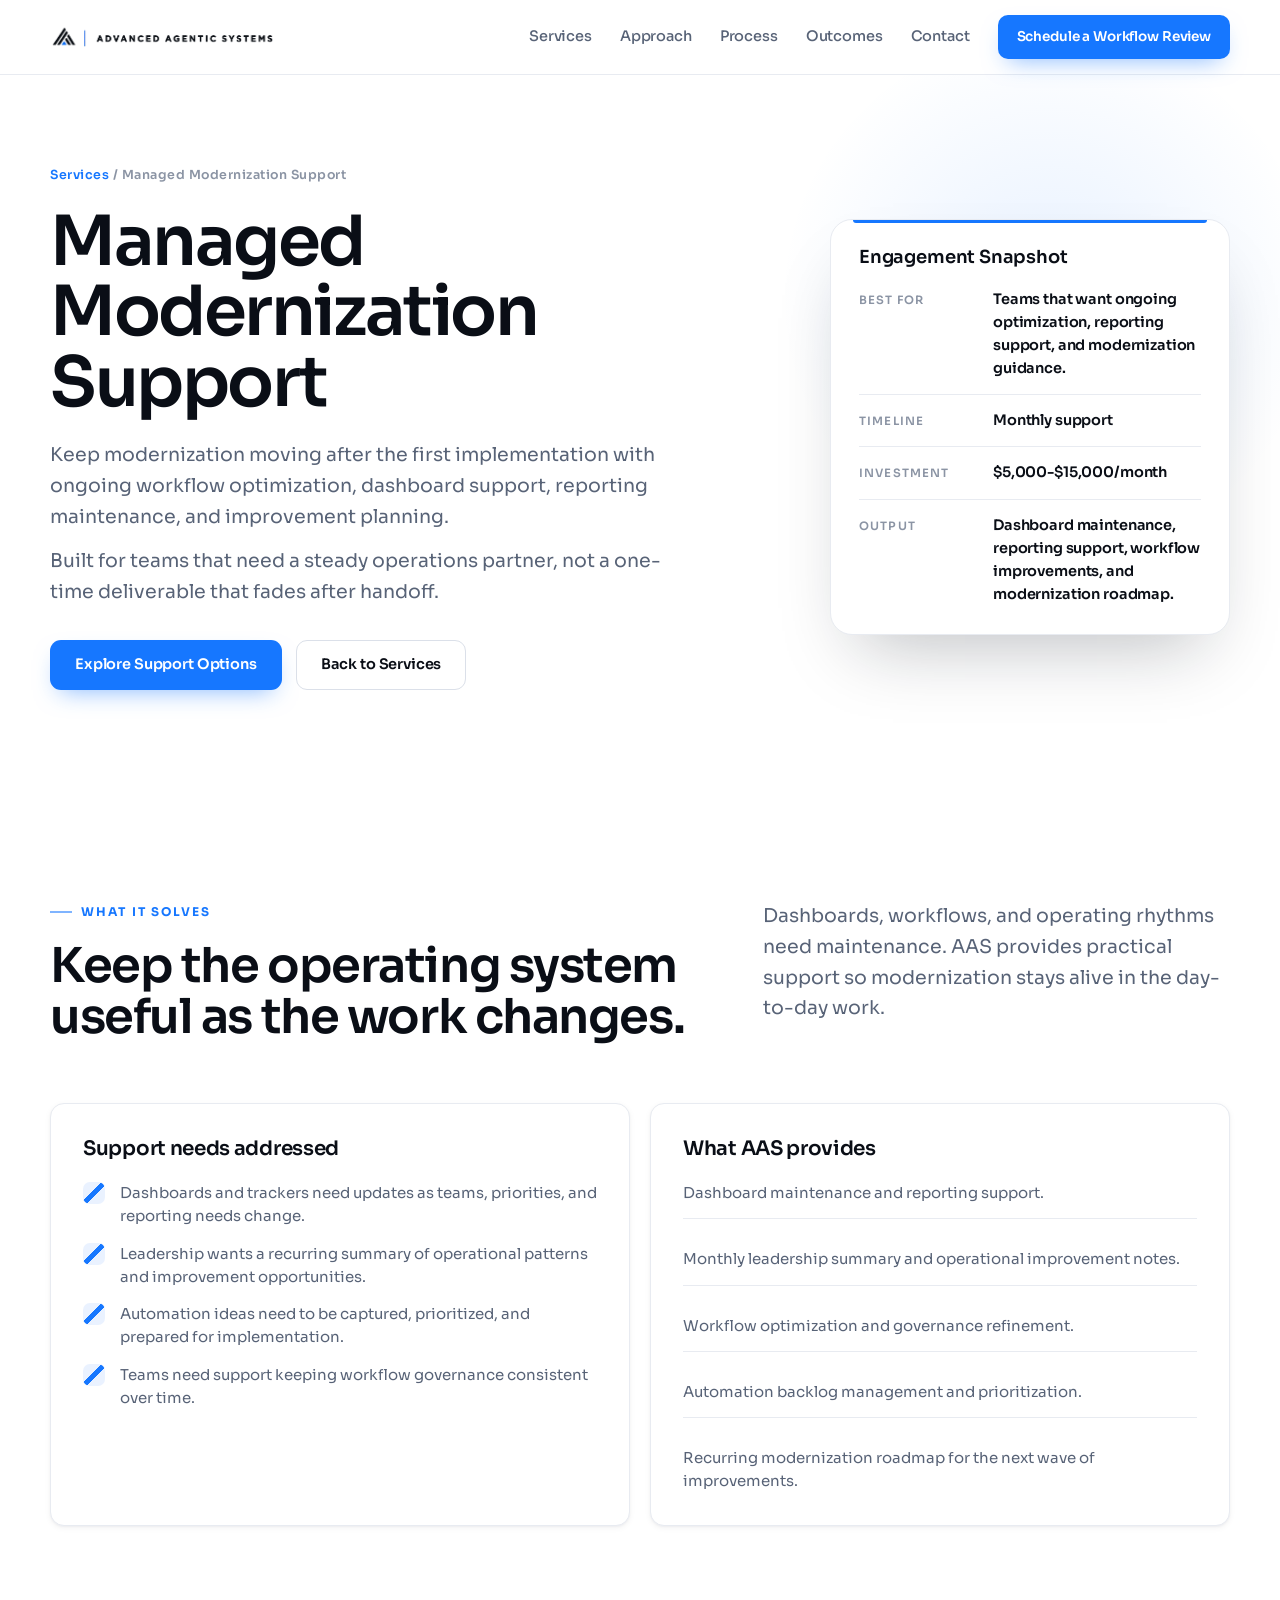
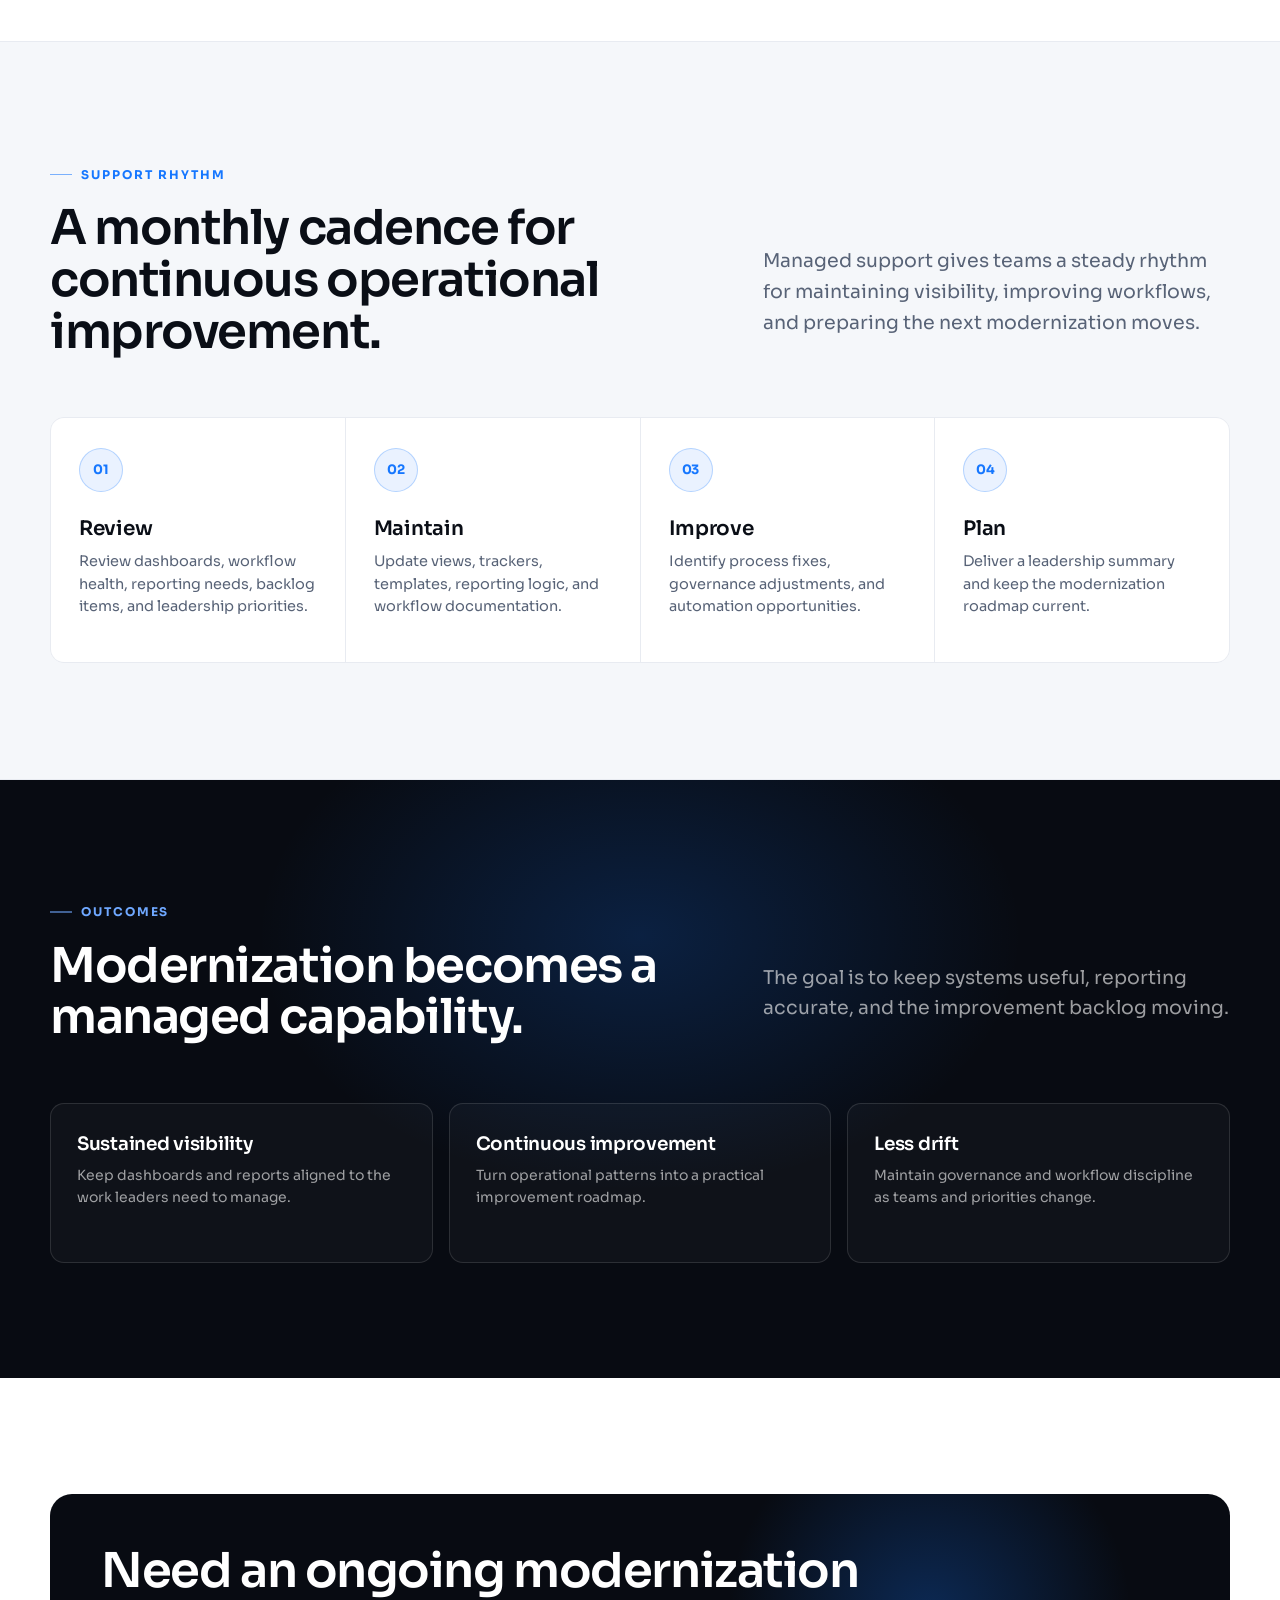
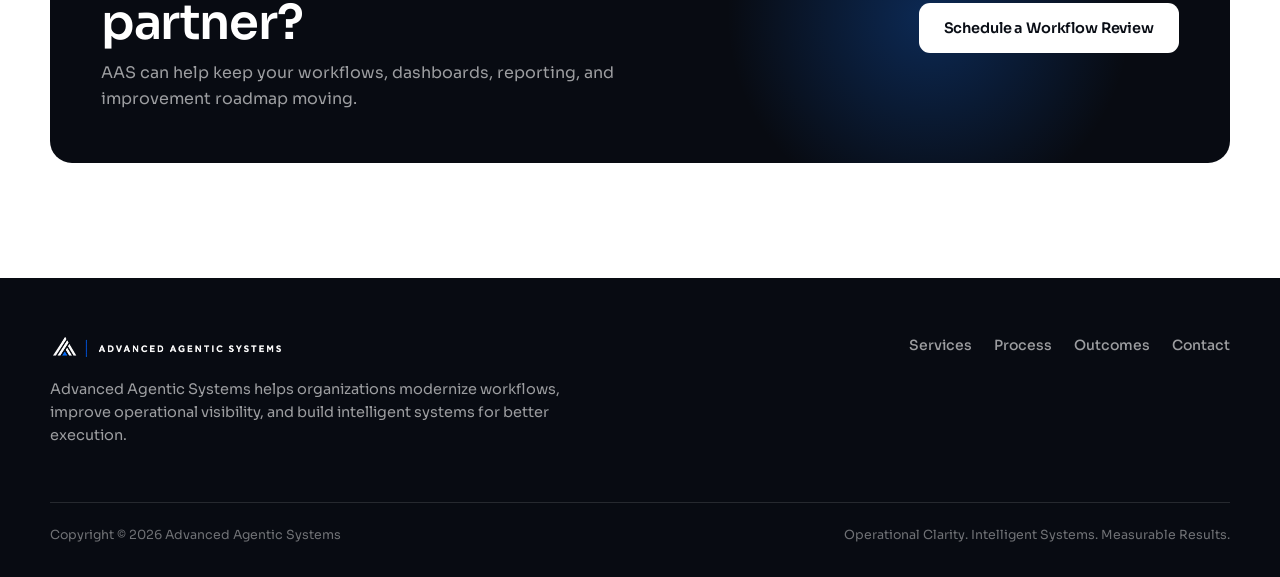
<file: services/managed-modernization-support.html>
<!DOCTYPE html>
<html lang="en">
<head>
  <meta charset="utf-8" />
  <meta name="viewport" content="width=device-width, initial-scale=1" />
  <title>Managed Modernization Support | Advanced Agentic Systems</title>
  <meta name="description" content="Ongoing modernization support for dashboard maintenance, reporting support, workflow optimization, and continuous improvement." />
  <link rel="icon" href="../assets/logo-mark.png" type="image/png" />
  <link rel="preconnect" href="https://fonts.googleapis.com" />
  <link rel="preconnect" href="https://fonts.gstatic.com" crossorigin />
  <link href="https://fonts.googleapis.com/css2?family=Inter:wght@400;500;600;700;800&family=Montserrat:wght@600;700;800;900&display=swap" rel="stylesheet" />
  <link rel="stylesheet" href="../assets/service-pages.css" />
</head>
<body>
  <header class="nav" aria-label="Primary navigation">
    <div class="container nav-inner">
      <a class="brand" href="../index.html" aria-label="Advanced Agentic Systems home"><img src="../assets/logo-nav-dark.png" alt="Advanced Agentic Systems" /></a>
      <nav class="nav-links" aria-label="Site sections">
        <a href="../index.html#services">Services</a>
        <a href="../index.html#approach">Approach</a>
        <a href="../index.html#process">Process</a>
        <a href="../index.html#outcomes">Outcomes</a>
        <a href="../index.html#contact">Contact</a>
      </nav>
      <a class="btn btn-primary" href="../index.html#contact">Schedule a Workflow Review</a>
    </div>
  </header>

  <main>
    <section class="hero">
      <div class="container hero-grid">
        <div>
          <p class="breadcrumb"><a href="../index.html#services">Services</a> / Managed Modernization Support</p>
          <h1>Managed Modernization Support</h1>
          <p class="hero-lede">Keep modernization moving after the first implementation with ongoing workflow optimization, dashboard support, reporting maintenance, and improvement planning.</p>
          <p class="hero-lede">Built for teams that need a steady operations partner, not a one-time deliverable that fades after handoff.</p>
          <div class="hero-actions">
            <a class="btn btn-primary" href="../index.html#contact">Explore Support Options</a>
            <a class="btn btn-secondary" href="../index.html#services">Back to Services</a>
          </div>
        </div>
        <aside class="hero-card" aria-label="Engagement snapshot">
          <h2>Engagement Snapshot</h2>
          <div class="snapshot">
            <div class="snapshot-row"><span>Best for</span><strong>Teams that want ongoing optimization, reporting support, and modernization guidance.</strong></div>
            <div class="snapshot-row"><span>Timeline</span><strong>Monthly support</strong></div>
            <div class="snapshot-row"><span>Investment</span><strong>$5,000-$15,000/month</strong></div>
            <div class="snapshot-row"><span>Output</span><strong>Dashboard maintenance, reporting support, workflow improvements, and modernization roadmap.</strong></div>
          </div>
        </aside>
      </div>
    </section>

    <section class="section">
      <div class="container section-head">
        <div>
          <p class="kicker">What It Solves</p>
          <h2>Keep the operating system useful as the work changes.</h2>
        </div>
        <p class="lede">Dashboards, workflows, and operating rhythms need maintenance. AAS provides practical support so modernization stays alive in the day-to-day work.</p>
      </div>
      <div class="container two-col">
        <div class="panel">
          <h3>Support needs addressed</h3>
          <ul class="check-list">
            <li>Dashboards and trackers need updates as teams, priorities, and reporting needs change.</li>
            <li>Leadership wants a recurring summary of operational patterns and improvement opportunities.</li>
            <li>Automation ideas need to be captured, prioritized, and prepared for implementation.</li>
            <li>Teams need support keeping workflow governance consistent over time.</li>
          </ul>
        </div>
        <div class="panel">
          <h3>What AAS provides</h3>
          <ul class="plain-list">
            <li>Dashboard maintenance and reporting support.</li>
            <li>Monthly leadership summary and operational improvement notes.</li>
            <li>Workflow optimization and governance refinement.</li>
            <li>Automation backlog management and prioritization.</li>
            <li>Recurring modernization roadmap for the next wave of improvements.</li>
          </ul>
        </div>
      </div>
    </section>

    <section class="section section-soft">
      <div class="container section-head">
        <div>
          <p class="kicker">Support Rhythm</p>
          <h2>A monthly cadence for continuous operational improvement.</h2>
        </div>
        <p class="lede">Managed support gives teams a steady rhythm for maintaining visibility, improving workflows, and preparing the next modernization moves.</p>
      </div>
      <div class="container process-grid">
        <article class="process-step"><span class="step-number">01</span><h3>Review</h3><p>Review dashboards, workflow health, reporting needs, backlog items, and leadership priorities.</p></article>
        <article class="process-step"><span class="step-number">02</span><h3>Maintain</h3><p>Update views, trackers, templates, reporting logic, and workflow documentation.</p></article>
        <article class="process-step"><span class="step-number">03</span><h3>Improve</h3><p>Identify process fixes, governance adjustments, and automation opportunities.</p></article>
        <article class="process-step"><span class="step-number">04</span><h3>Plan</h3><p>Deliver a leadership summary and keep the modernization roadmap current.</p></article>
      </div>
    </section>

    <section class="section section-dark">
      <div class="container section-head">
        <div>
          <p class="kicker">Outcomes</p>
          <h2>Modernization becomes a managed capability.</h2>
        </div>
        <p class="lede">The goal is to keep systems useful, reporting accurate, and the improvement backlog moving.</p>
      </div>
      <div class="container outcome-grid">
        <article class="outcome"><h3>Sustained visibility</h3><p>Keep dashboards and reports aligned to the work leaders need to manage.</p></article>
        <article class="outcome"><h3>Continuous improvement</h3><p>Turn operational patterns into a practical improvement roadmap.</p></article>
        <article class="outcome"><h3>Less drift</h3><p>Maintain governance and workflow discipline as teams and priorities change.</p></article>
      </div>
    </section>

    <section class="section">
      <div class="container">
        <div class="cta-band">
          <div>
            <h2>Need an ongoing modernization partner?</h2>
            <p>AAS can help keep your workflows, dashboards, reporting, and improvement roadmap moving.</p>
          </div>
          <a class="btn btn-light" href="../index.html#contact">Schedule a Workflow Review</a>
        </div>
      </div>
    </section>
  </main>

  <footer class="footer">
    <div class="container">
      <div class="footer-grid">
        <div>
          <img class="footer-logo" src="../assets/logo-nav.png" alt="Advanced Agentic Systems" />
          <p>Advanced Agentic Systems helps organizations modernize workflows, improve operational visibility, and build intelligent systems for better execution.</p>
        </div>
        <div class="footer-links">
          <a href="../index.html#services">Services</a>
          <a href="../index.html#process">Process</a>
          <a href="../index.html#outcomes">Outcomes</a>
          <a href="../index.html#contact">Contact</a>
        </div>
      </div>
      <div class="footer-bottom">
        <div>Copyright &copy; 2026 Advanced Agentic Systems</div>
        <div>Operational Clarity. Intelligent Systems. Measurable Results.</div>
      </div>
    </div>
  </footer>
</body>
</html>
</file>
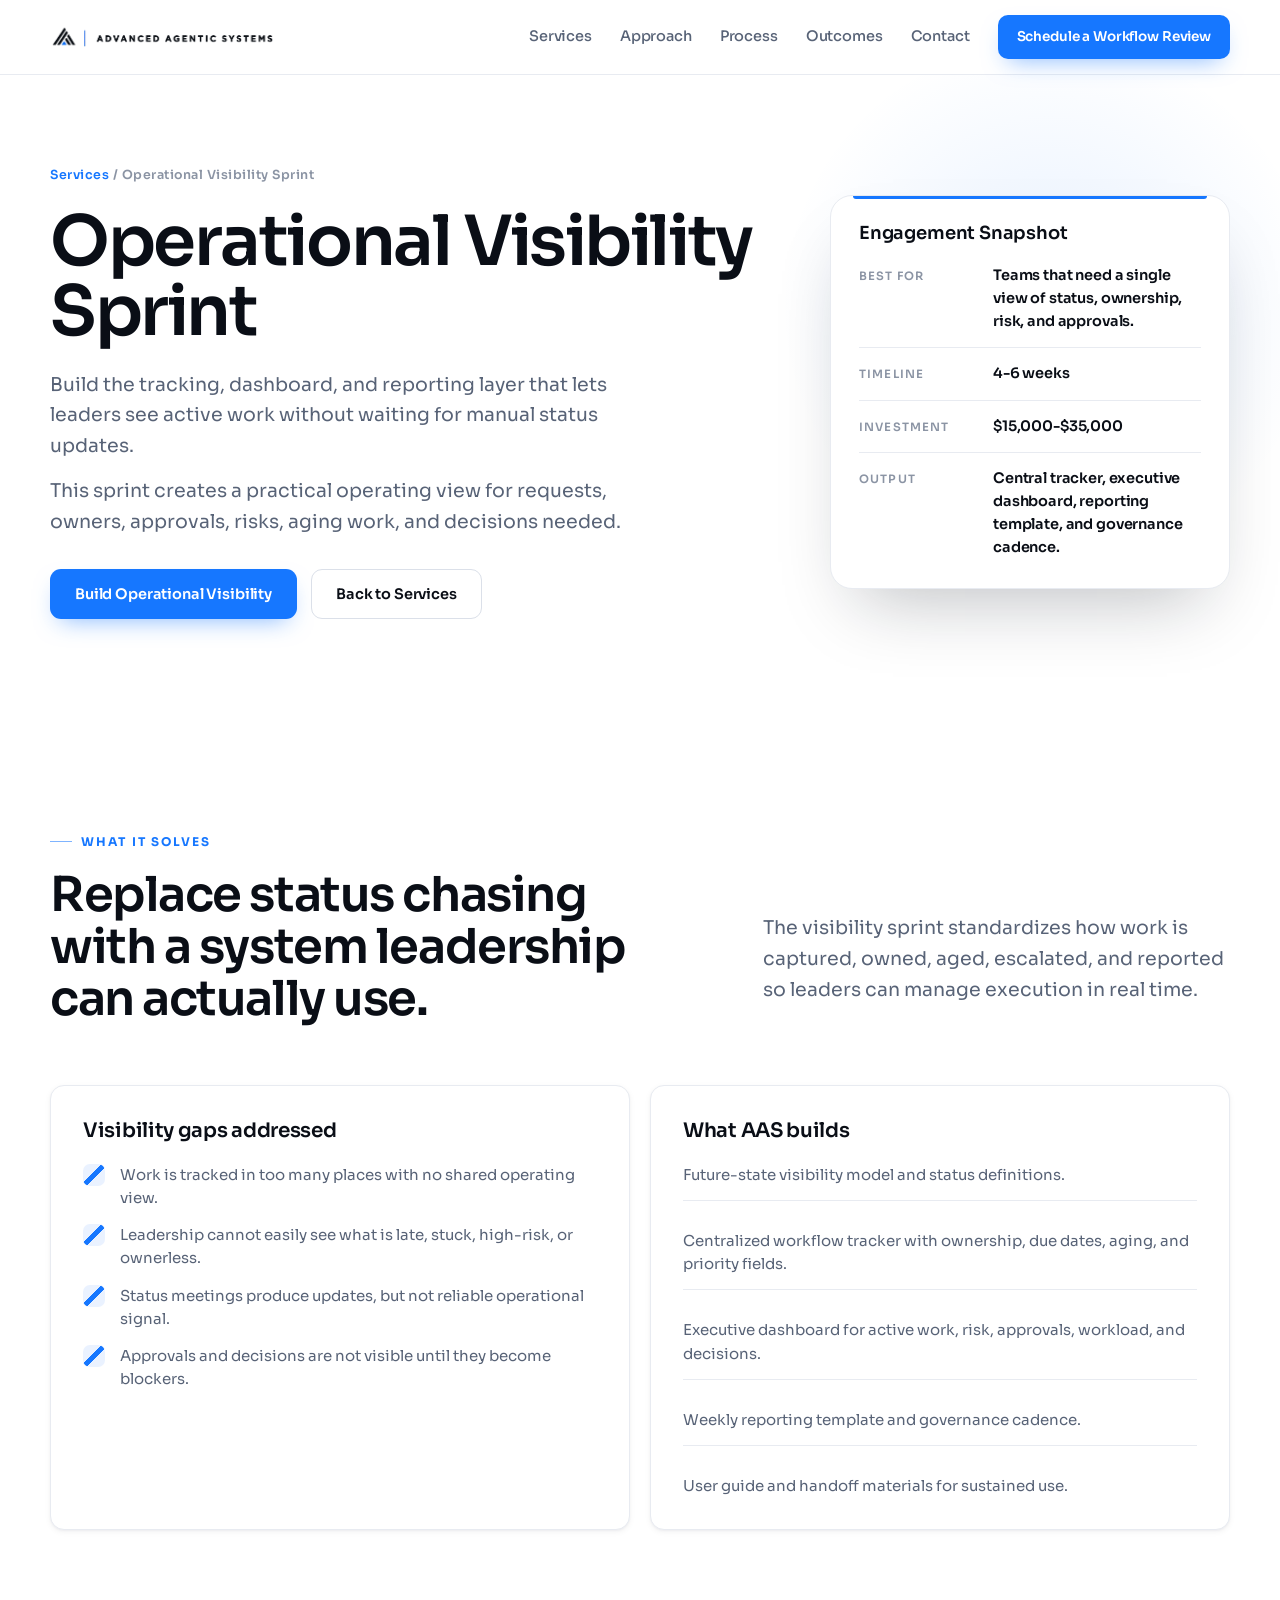
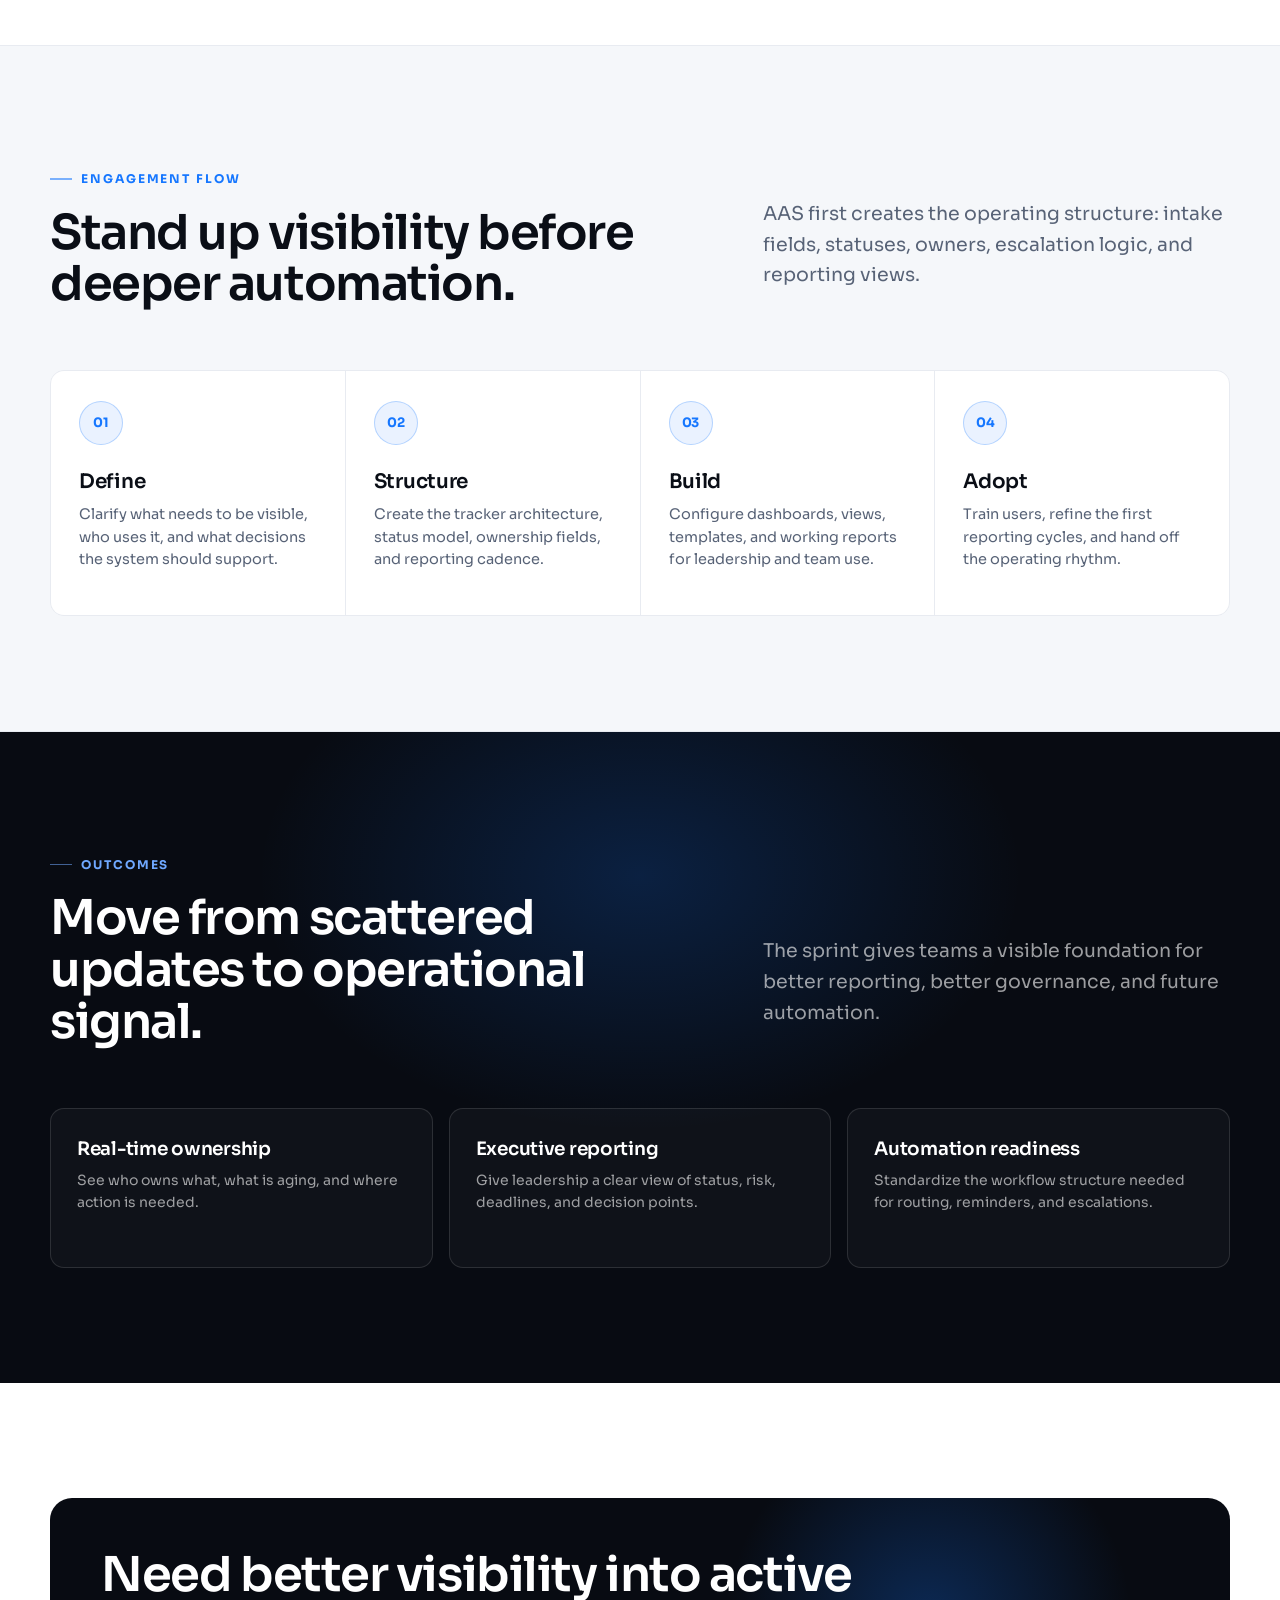
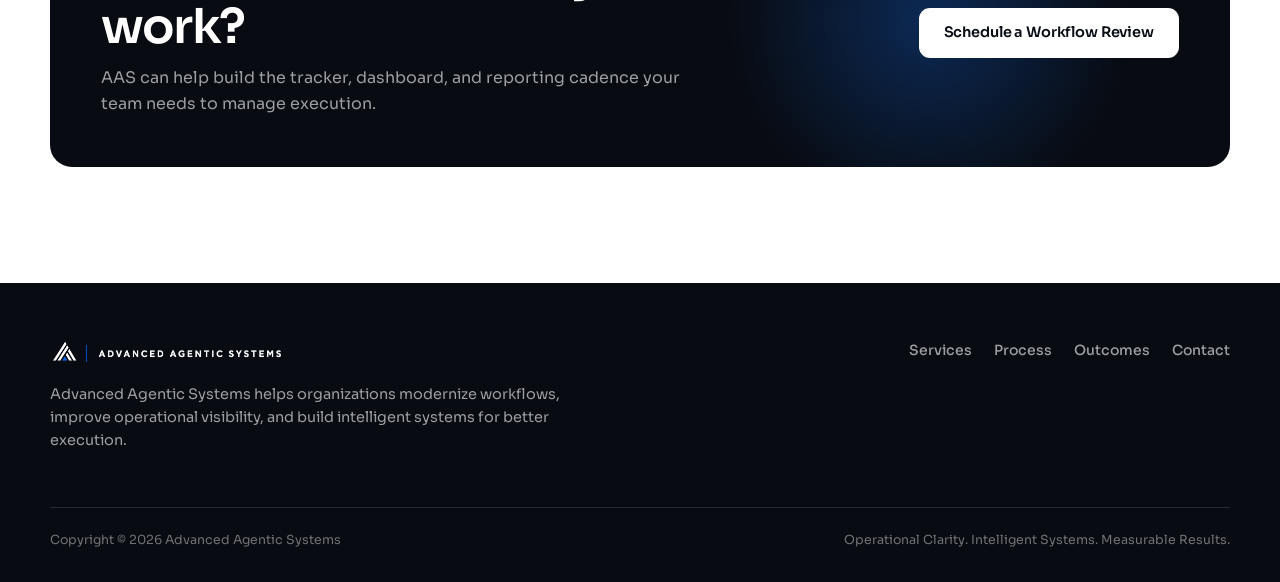
<file: services/operational-visibility-sprint.html>
<!DOCTYPE html>
<html lang="en">
<head>
  <meta charset="utf-8" />
  <meta name="viewport" content="width=device-width, initial-scale=1" />
  <title>Operational Visibility Sprint | Advanced Agentic Systems</title>
  <meta name="description" content="A focused implementation sprint that creates centralized tracking, dashboards, and executive reporting for active work." />
  <link rel="icon" href="../assets/logo-mark.png" type="image/png" />
  <link rel="preconnect" href="https://fonts.googleapis.com" />
  <link rel="preconnect" href="https://fonts.gstatic.com" crossorigin />
  <link href="https://fonts.googleapis.com/css2?family=Inter:wght@400;500;600;700;800&family=Montserrat:wght@600;700;800;900&display=swap" rel="stylesheet" />
  <link rel="stylesheet" href="../assets/service-pages.css" />
</head>
<body>
  <header class="nav" aria-label="Primary navigation">
    <div class="container nav-inner">
      <a class="brand" href="../index.html" aria-label="Advanced Agentic Systems home"><img src="../assets/logo-nav-dark.png" alt="Advanced Agentic Systems" /></a>
      <nav class="nav-links" aria-label="Site sections">
        <a href="../index.html#services">Services</a>
        <a href="../index.html#approach">Approach</a>
        <a href="../index.html#process">Process</a>
        <a href="../index.html#outcomes">Outcomes</a>
        <a href="../index.html#contact">Contact</a>
      </nav>
      <a class="btn btn-primary" href="../index.html#contact">Schedule a Workflow Review</a>
    </div>
  </header>

  <main>
    <section class="hero">
      <div class="container hero-grid">
        <div>
          <p class="breadcrumb"><a href="../index.html#services">Services</a> / Operational Visibility Sprint</p>
          <h1>Operational Visibility Sprint</h1>
          <p class="hero-lede">Build the tracking, dashboard, and reporting layer that lets leaders see active work without waiting for manual status updates.</p>
          <p class="hero-lede">This sprint creates a practical operating view for requests, owners, approvals, risks, aging work, and decisions needed.</p>
          <div class="hero-actions">
            <a class="btn btn-primary" href="../index.html#contact">Build Operational Visibility</a>
            <a class="btn btn-secondary" href="../index.html#services">Back to Services</a>
          </div>
        </div>
        <aside class="hero-card" aria-label="Engagement snapshot">
          <h2>Engagement Snapshot</h2>
          <div class="snapshot">
            <div class="snapshot-row"><span>Best for</span><strong>Teams that need a single view of status, ownership, risk, and approvals.</strong></div>
            <div class="snapshot-row"><span>Timeline</span><strong>4-6 weeks</strong></div>
            <div class="snapshot-row"><span>Investment</span><strong>$15,000-$35,000</strong></div>
            <div class="snapshot-row"><span>Output</span><strong>Central tracker, executive dashboard, reporting template, and governance cadence.</strong></div>
          </div>
        </aside>
      </div>
    </section>

    <section class="section">
      <div class="container section-head">
        <div>
          <p class="kicker">What It Solves</p>
          <h2>Replace status chasing with a system leadership can actually use.</h2>
        </div>
        <p class="lede">The visibility sprint standardizes how work is captured, owned, aged, escalated, and reported so leaders can manage execution in real time.</p>
      </div>
      <div class="container two-col">
        <div class="panel">
          <h3>Visibility gaps addressed</h3>
          <ul class="check-list">
            <li>Work is tracked in too many places with no shared operating view.</li>
            <li>Leadership cannot easily see what is late, stuck, high-risk, or ownerless.</li>
            <li>Status meetings produce updates, but not reliable operational signal.</li>
            <li>Approvals and decisions are not visible until they become blockers.</li>
          </ul>
        </div>
        <div class="panel">
          <h3>What AAS builds</h3>
          <ul class="plain-list">
            <li>Future-state visibility model and status definitions.</li>
            <li>Centralized workflow tracker with ownership, due dates, aging, and priority fields.</li>
            <li>Executive dashboard for active work, risk, approvals, workload, and decisions.</li>
            <li>Weekly reporting template and governance cadence.</li>
            <li>User guide and handoff materials for sustained use.</li>
          </ul>
        </div>
      </div>
    </section>

    <section class="section section-soft">
      <div class="container section-head">
        <div>
          <p class="kicker">Engagement Flow</p>
          <h2>Stand up visibility before deeper automation.</h2>
        </div>
        <p class="lede">AAS first creates the operating structure: intake fields, statuses, owners, escalation logic, and reporting views.</p>
      </div>
      <div class="container process-grid">
        <article class="process-step"><span class="step-number">01</span><h3>Define</h3><p>Clarify what needs to be visible, who uses it, and what decisions the system should support.</p></article>
        <article class="process-step"><span class="step-number">02</span><h3>Structure</h3><p>Create the tracker architecture, status model, ownership fields, and reporting cadence.</p></article>
        <article class="process-step"><span class="step-number">03</span><h3>Build</h3><p>Configure dashboards, views, templates, and working reports for leadership and team use.</p></article>
        <article class="process-step"><span class="step-number">04</span><h3>Adopt</h3><p>Train users, refine the first reporting cycles, and hand off the operating rhythm.</p></article>
      </div>
    </section>

    <section class="section section-dark">
      <div class="container section-head">
        <div>
          <p class="kicker">Outcomes</p>
          <h2>Move from scattered updates to operational signal.</h2>
        </div>
        <p class="lede">The sprint gives teams a visible foundation for better reporting, better governance, and future automation.</p>
      </div>
      <div class="container outcome-grid">
        <article class="outcome"><h3>Real-time ownership</h3><p>See who owns what, what is aging, and where action is needed.</p></article>
        <article class="outcome"><h3>Executive reporting</h3><p>Give leadership a clear view of status, risk, deadlines, and decision points.</p></article>
        <article class="outcome"><h3>Automation readiness</h3><p>Standardize the workflow structure needed for routing, reminders, and escalations.</p></article>
      </div>
    </section>

    <section class="section">
      <div class="container">
        <div class="cta-band">
          <div>
            <h2>Need better visibility into active work?</h2>
            <p>AAS can help build the tracker, dashboard, and reporting cadence your team needs to manage execution.</p>
          </div>
          <a class="btn btn-light" href="../index.html#contact">Schedule a Workflow Review</a>
        </div>
      </div>
    </section>
  </main>

  <footer class="footer">
    <div class="container">
      <div class="footer-grid">
        <div>
          <img class="footer-logo" src="../assets/logo-nav.png" alt="Advanced Agentic Systems" />
          <p>Advanced Agentic Systems helps organizations modernize workflows, improve operational visibility, and build intelligent systems for better execution.</p>
        </div>
        <div class="footer-links">
          <a href="../index.html#services">Services</a>
          <a href="../index.html#process">Process</a>
          <a href="../index.html#outcomes">Outcomes</a>
          <a href="../index.html#contact">Contact</a>
        </div>
      </div>
      <div class="footer-bottom">
        <div>Copyright &copy; 2026 Advanced Agentic Systems</div>
        <div>Operational Clarity. Intelligent Systems. Measurable Results.</div>
      </div>
    </div>
  </footer>
</body>
</html>
</file>
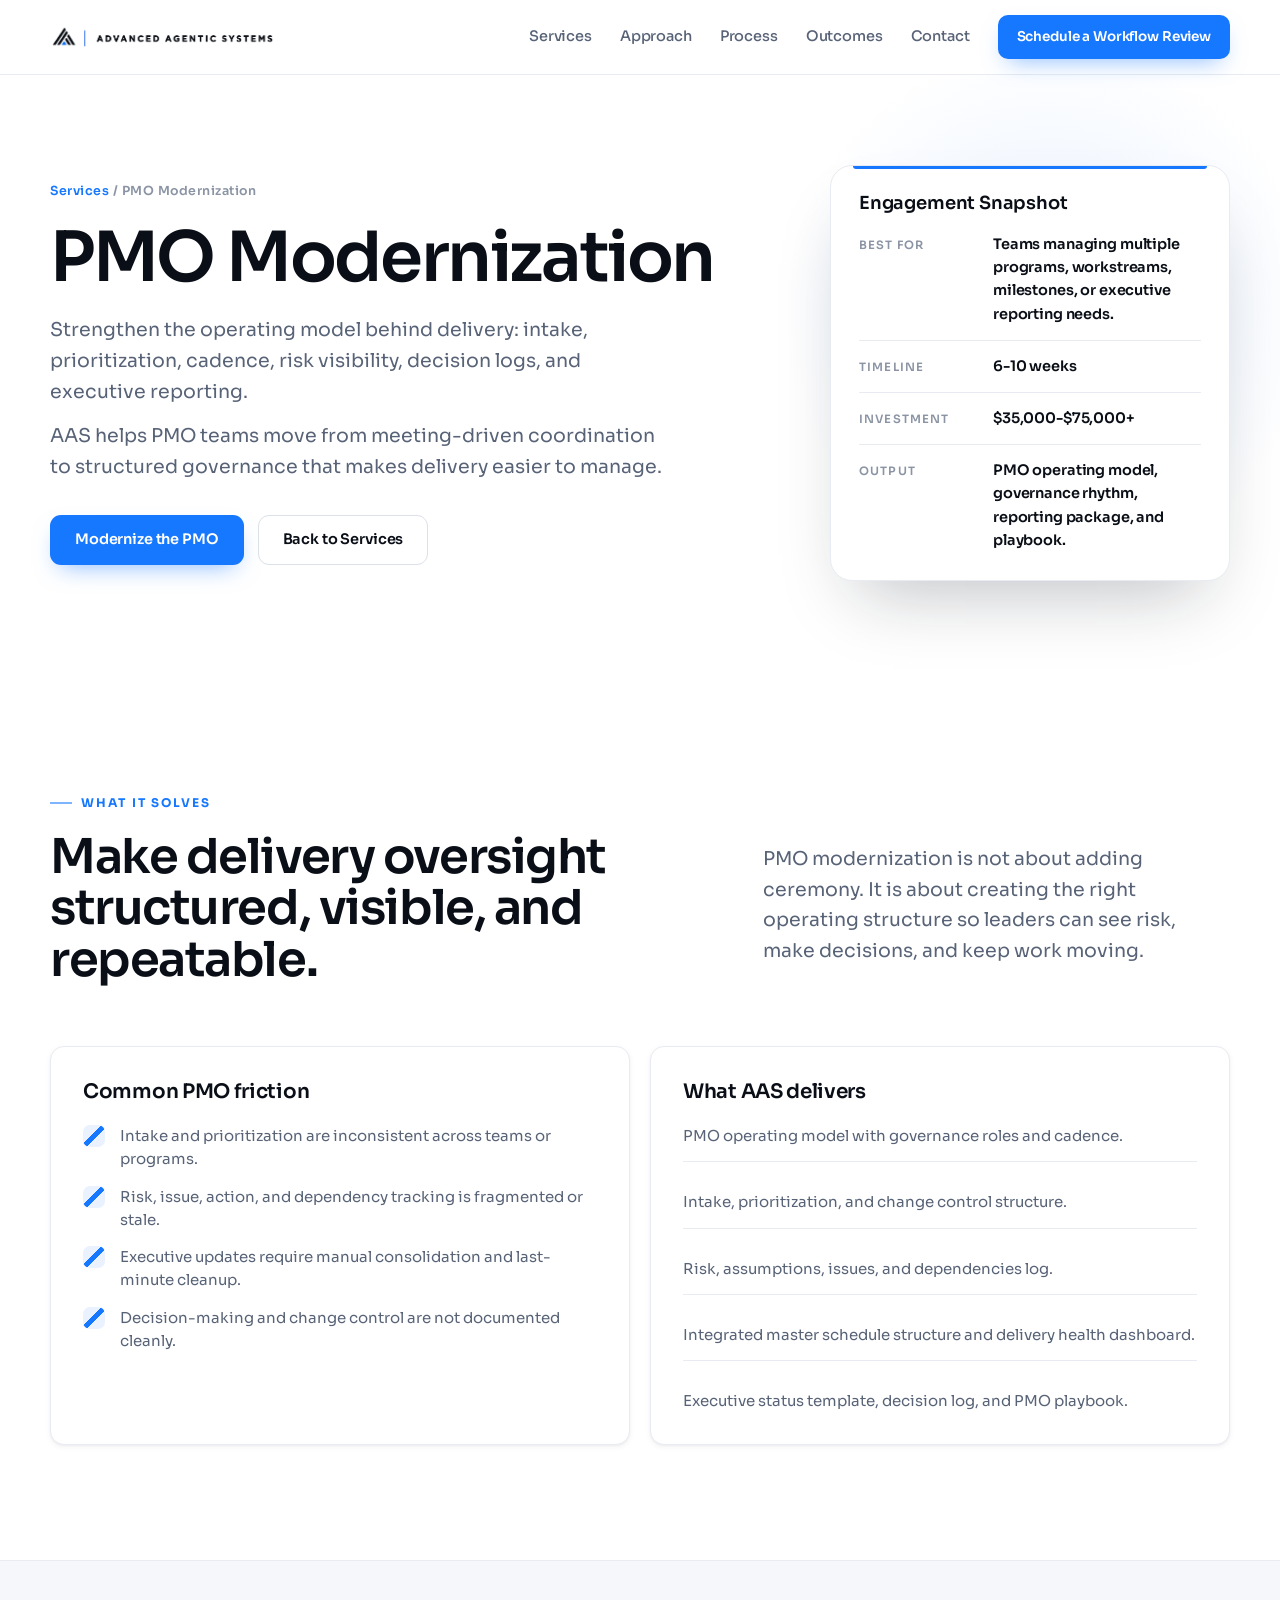
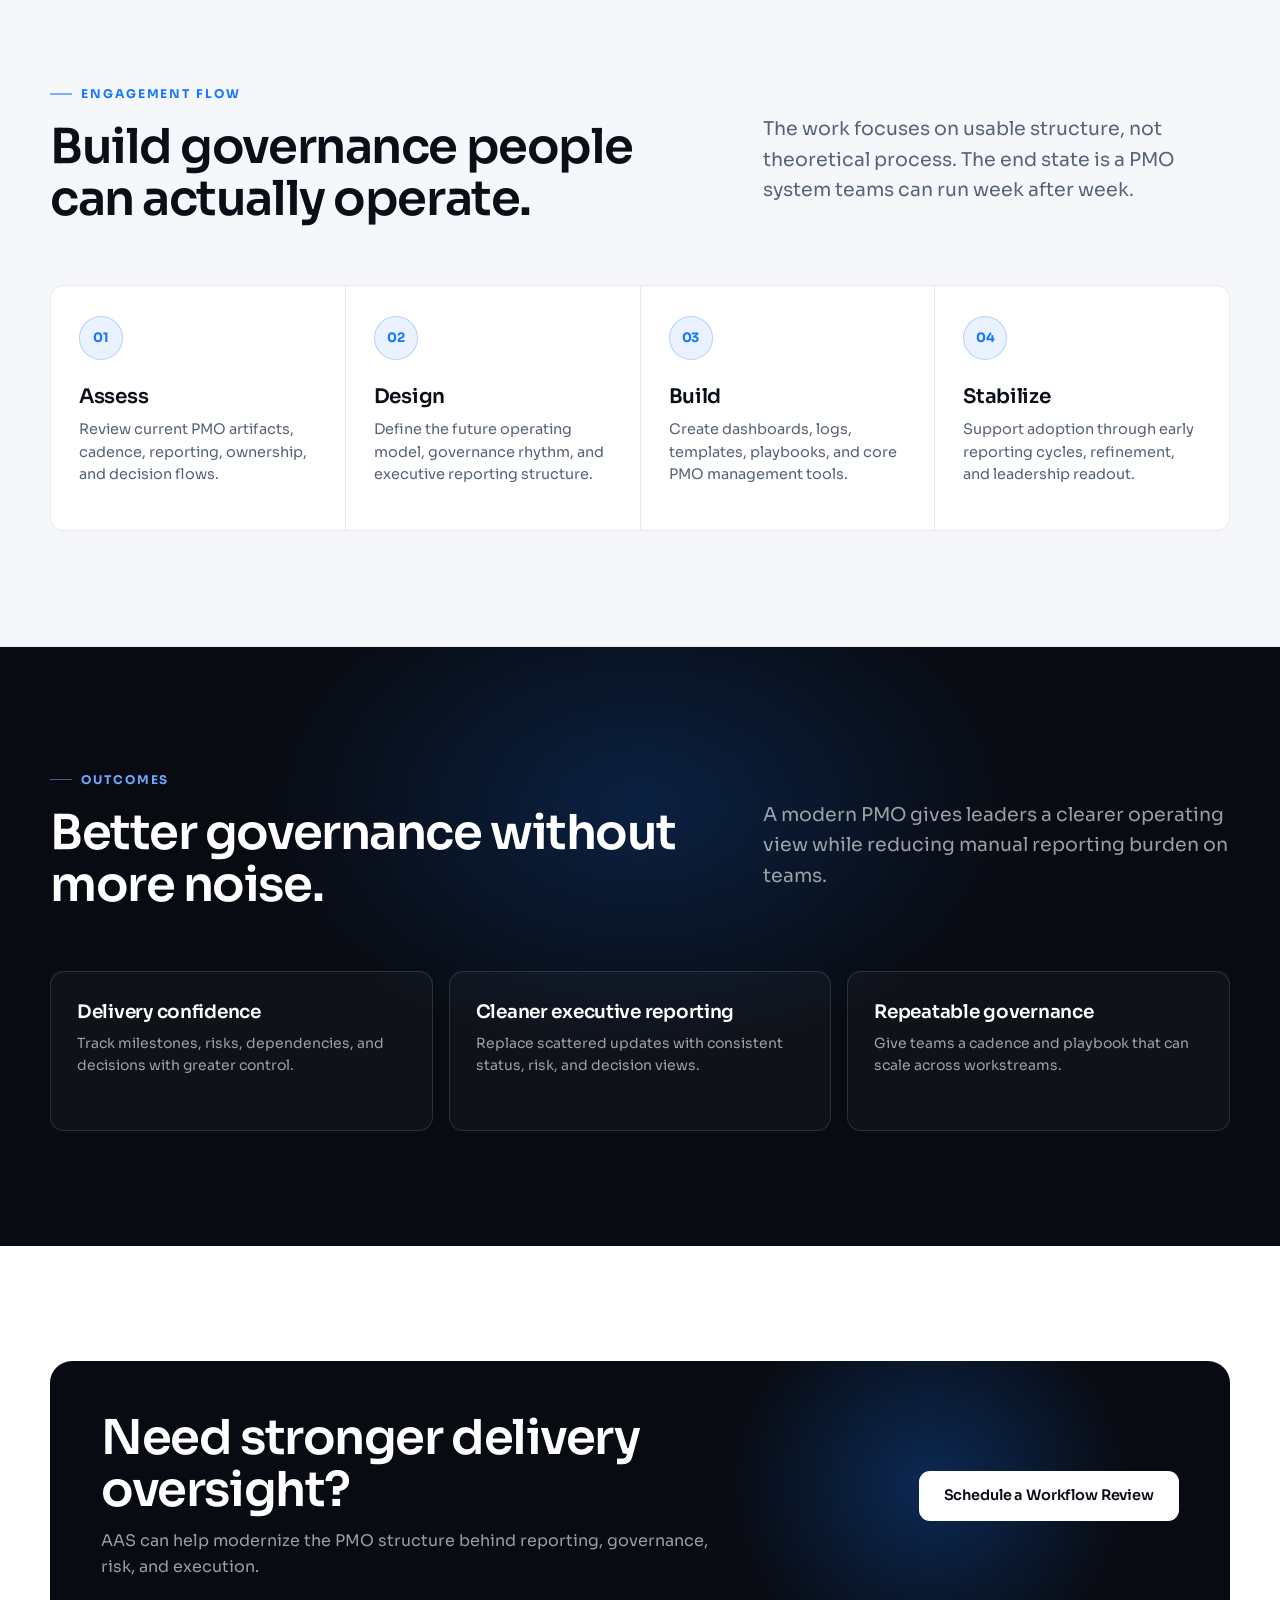
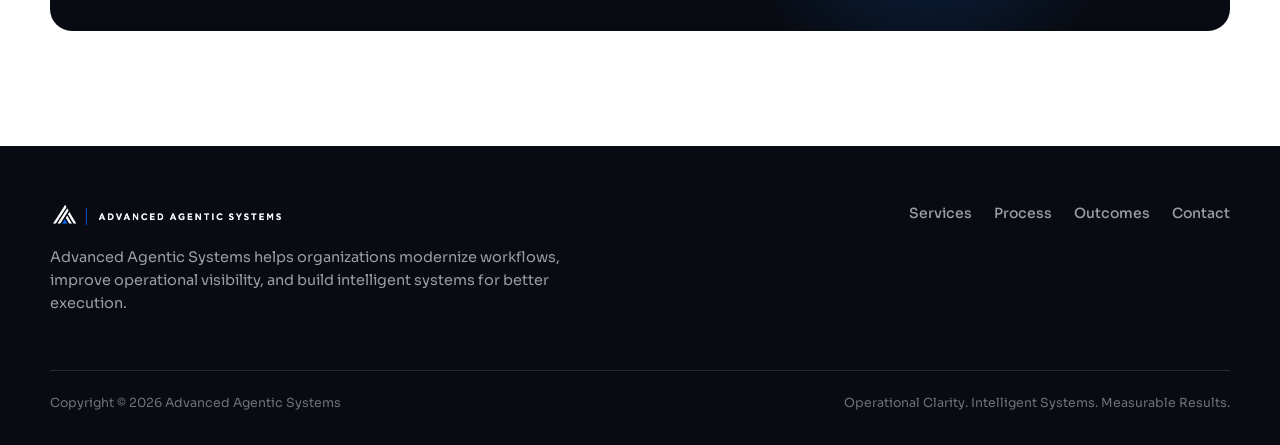
<file: services/pmo-modernization.html>
<!DOCTYPE html>
<html lang="en">
<head>
  <meta charset="utf-8" />
  <meta name="viewport" content="width=device-width, initial-scale=1" />
  <title>PMO Modernization | Advanced Agentic Systems</title>
  <meta name="description" content="A structured engagement to strengthen governance, reporting, risk visibility, cadence, and delivery oversight." />
  <link rel="icon" href="../assets/logo-mark.png" type="image/png" />
  <link rel="preconnect" href="https://fonts.googleapis.com" />
  <link rel="preconnect" href="https://fonts.gstatic.com" crossorigin />
  <link href="https://fonts.googleapis.com/css2?family=Inter:wght@400;500;600;700;800&family=Montserrat:wght@600;700;800;900&display=swap" rel="stylesheet" />
  <link rel="stylesheet" href="../assets/service-pages.css" />
</head>
<body>
  <header class="nav" aria-label="Primary navigation">
    <div class="container nav-inner">
      <a class="brand" href="../index.html" aria-label="Advanced Agentic Systems home"><img src="../assets/logo-nav-dark.png" alt="Advanced Agentic Systems" /></a>
      <nav class="nav-links" aria-label="Site sections">
        <a href="../index.html#services">Services</a>
        <a href="../index.html#approach">Approach</a>
        <a href="../index.html#process">Process</a>
        <a href="../index.html#outcomes">Outcomes</a>
        <a href="../index.html#contact">Contact</a>
      </nav>
      <a class="btn btn-primary" href="../index.html#contact">Schedule a Workflow Review</a>
    </div>
  </header>

  <main>
    <section class="hero">
      <div class="container hero-grid">
        <div>
          <p class="breadcrumb"><a href="../index.html#services">Services</a> / PMO Modernization</p>
          <h1>PMO Modernization</h1>
          <p class="hero-lede">Strengthen the operating model behind delivery: intake, prioritization, cadence, risk visibility, decision logs, and executive reporting.</p>
          <p class="hero-lede">AAS helps PMO teams move from meeting-driven coordination to structured governance that makes delivery easier to manage.</p>
          <div class="hero-actions">
            <a class="btn btn-primary" href="../index.html#contact">Modernize the PMO</a>
            <a class="btn btn-secondary" href="../index.html#services">Back to Services</a>
          </div>
        </div>
        <aside class="hero-card" aria-label="Engagement snapshot">
          <h2>Engagement Snapshot</h2>
          <div class="snapshot">
            <div class="snapshot-row"><span>Best for</span><strong>Teams managing multiple programs, workstreams, milestones, or executive reporting needs.</strong></div>
            <div class="snapshot-row"><span>Timeline</span><strong>6-10 weeks</strong></div>
            <div class="snapshot-row"><span>Investment</span><strong>$35,000-$75,000+</strong></div>
            <div class="snapshot-row"><span>Output</span><strong>PMO operating model, governance rhythm, reporting package, and playbook.</strong></div>
          </div>
        </aside>
      </div>
    </section>

    <section class="section">
      <div class="container section-head">
        <div>
          <p class="kicker">What It Solves</p>
          <h2>Make delivery oversight structured, visible, and repeatable.</h2>
        </div>
        <p class="lede">PMO modernization is not about adding ceremony. It is about creating the right operating structure so leaders can see risk, make decisions, and keep work moving.</p>
      </div>
      <div class="container two-col">
        <div class="panel">
          <h3>Common PMO friction</h3>
          <ul class="check-list">
            <li>Intake and prioritization are inconsistent across teams or programs.</li>
            <li>Risk, issue, action, and dependency tracking is fragmented or stale.</li>
            <li>Executive updates require manual consolidation and last-minute cleanup.</li>
            <li>Decision-making and change control are not documented cleanly.</li>
          </ul>
        </div>
        <div class="panel">
          <h3>What AAS delivers</h3>
          <ul class="plain-list">
            <li>PMO operating model with governance roles and cadence.</li>
            <li>Intake, prioritization, and change control structure.</li>
            <li>Risk, assumptions, issues, and dependencies log.</li>
            <li>Integrated master schedule structure and delivery health dashboard.</li>
            <li>Executive status template, decision log, and PMO playbook.</li>
          </ul>
        </div>
      </div>
    </section>

    <section class="section section-soft">
      <div class="container section-head">
        <div>
          <p class="kicker">Engagement Flow</p>
          <h2>Build governance people can actually operate.</h2>
        </div>
        <p class="lede">The work focuses on usable structure, not theoretical process. The end state is a PMO system teams can run week after week.</p>
      </div>
      <div class="container process-grid">
        <article class="process-step"><span class="step-number">01</span><h3>Assess</h3><p>Review current PMO artifacts, cadence, reporting, ownership, and decision flows.</p></article>
        <article class="process-step"><span class="step-number">02</span><h3>Design</h3><p>Define the future operating model, governance rhythm, and executive reporting structure.</p></article>
        <article class="process-step"><span class="step-number">03</span><h3>Build</h3><p>Create dashboards, logs, templates, playbooks, and core PMO management tools.</p></article>
        <article class="process-step"><span class="step-number">04</span><h3>Stabilize</h3><p>Support adoption through early reporting cycles, refinement, and leadership readout.</p></article>
      </div>
    </section>

    <section class="section section-dark">
      <div class="container section-head">
        <div>
          <p class="kicker">Outcomes</p>
          <h2>Better governance without more noise.</h2>
        </div>
        <p class="lede">A modern PMO gives leaders a clearer operating view while reducing manual reporting burden on teams.</p>
      </div>
      <div class="container outcome-grid">
        <article class="outcome"><h3>Delivery confidence</h3><p>Track milestones, risks, dependencies, and decisions with greater control.</p></article>
        <article class="outcome"><h3>Cleaner executive reporting</h3><p>Replace scattered updates with consistent status, risk, and decision views.</p></article>
        <article class="outcome"><h3>Repeatable governance</h3><p>Give teams a cadence and playbook that can scale across workstreams.</p></article>
      </div>
    </section>

    <section class="section">
      <div class="container">
        <div class="cta-band">
          <div>
            <h2>Need stronger delivery oversight?</h2>
            <p>AAS can help modernize the PMO structure behind reporting, governance, risk, and execution.</p>
          </div>
          <a class="btn btn-light" href="../index.html#contact">Schedule a Workflow Review</a>
        </div>
      </div>
    </section>
  </main>

  <footer class="footer">
    <div class="container">
      <div class="footer-grid">
        <div>
          <img class="footer-logo" src="../assets/logo-nav.png" alt="Advanced Agentic Systems" />
          <p>Advanced Agentic Systems helps organizations modernize workflows, improve operational visibility, and build intelligent systems for better execution.</p>
        </div>
        <div class="footer-links">
          <a href="../index.html#services">Services</a>
          <a href="../index.html#process">Process</a>
          <a href="../index.html#outcomes">Outcomes</a>
          <a href="../index.html#contact">Contact</a>
        </div>
      </div>
      <div class="footer-bottom">
        <div>Copyright &copy; 2026 Advanced Agentic Systems</div>
        <div>Operational Clarity. Intelligent Systems. Measurable Results.</div>
      </div>
    </div>
  </footer>
</body>
</html>
</file>
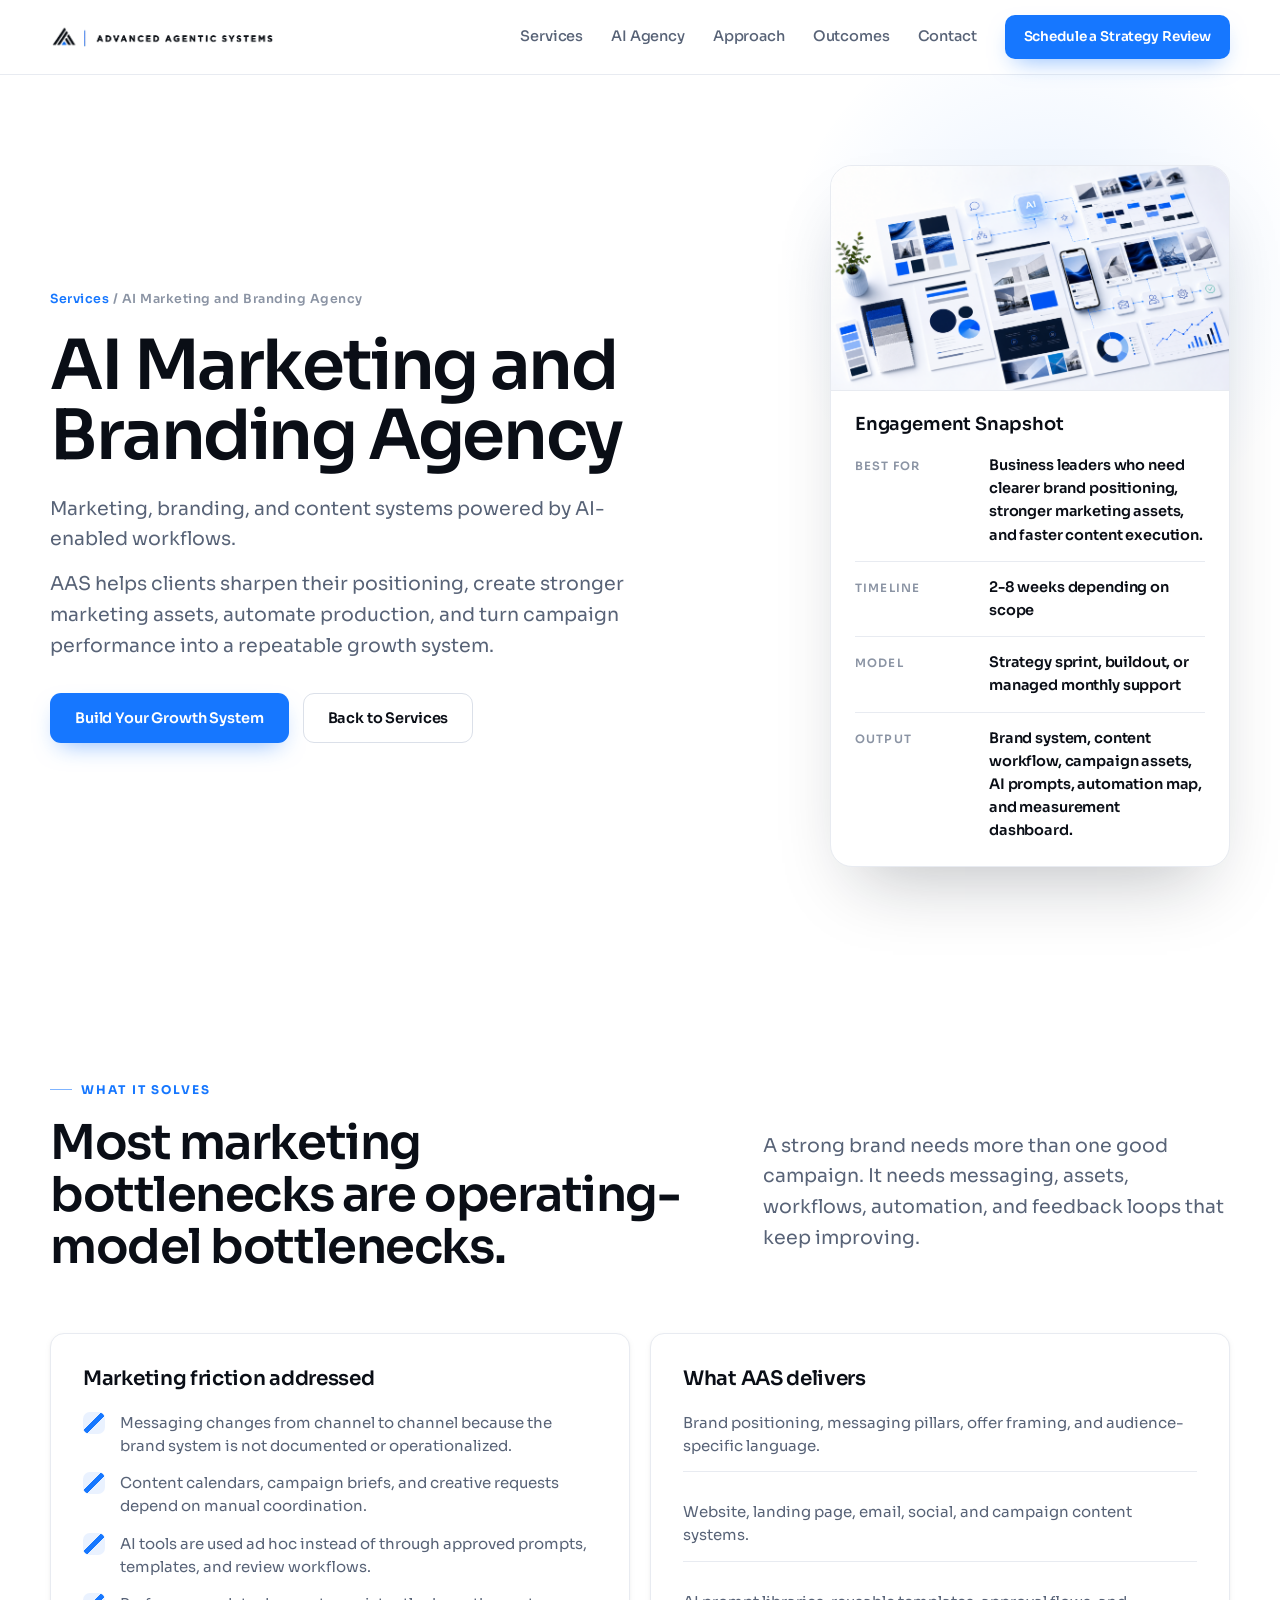
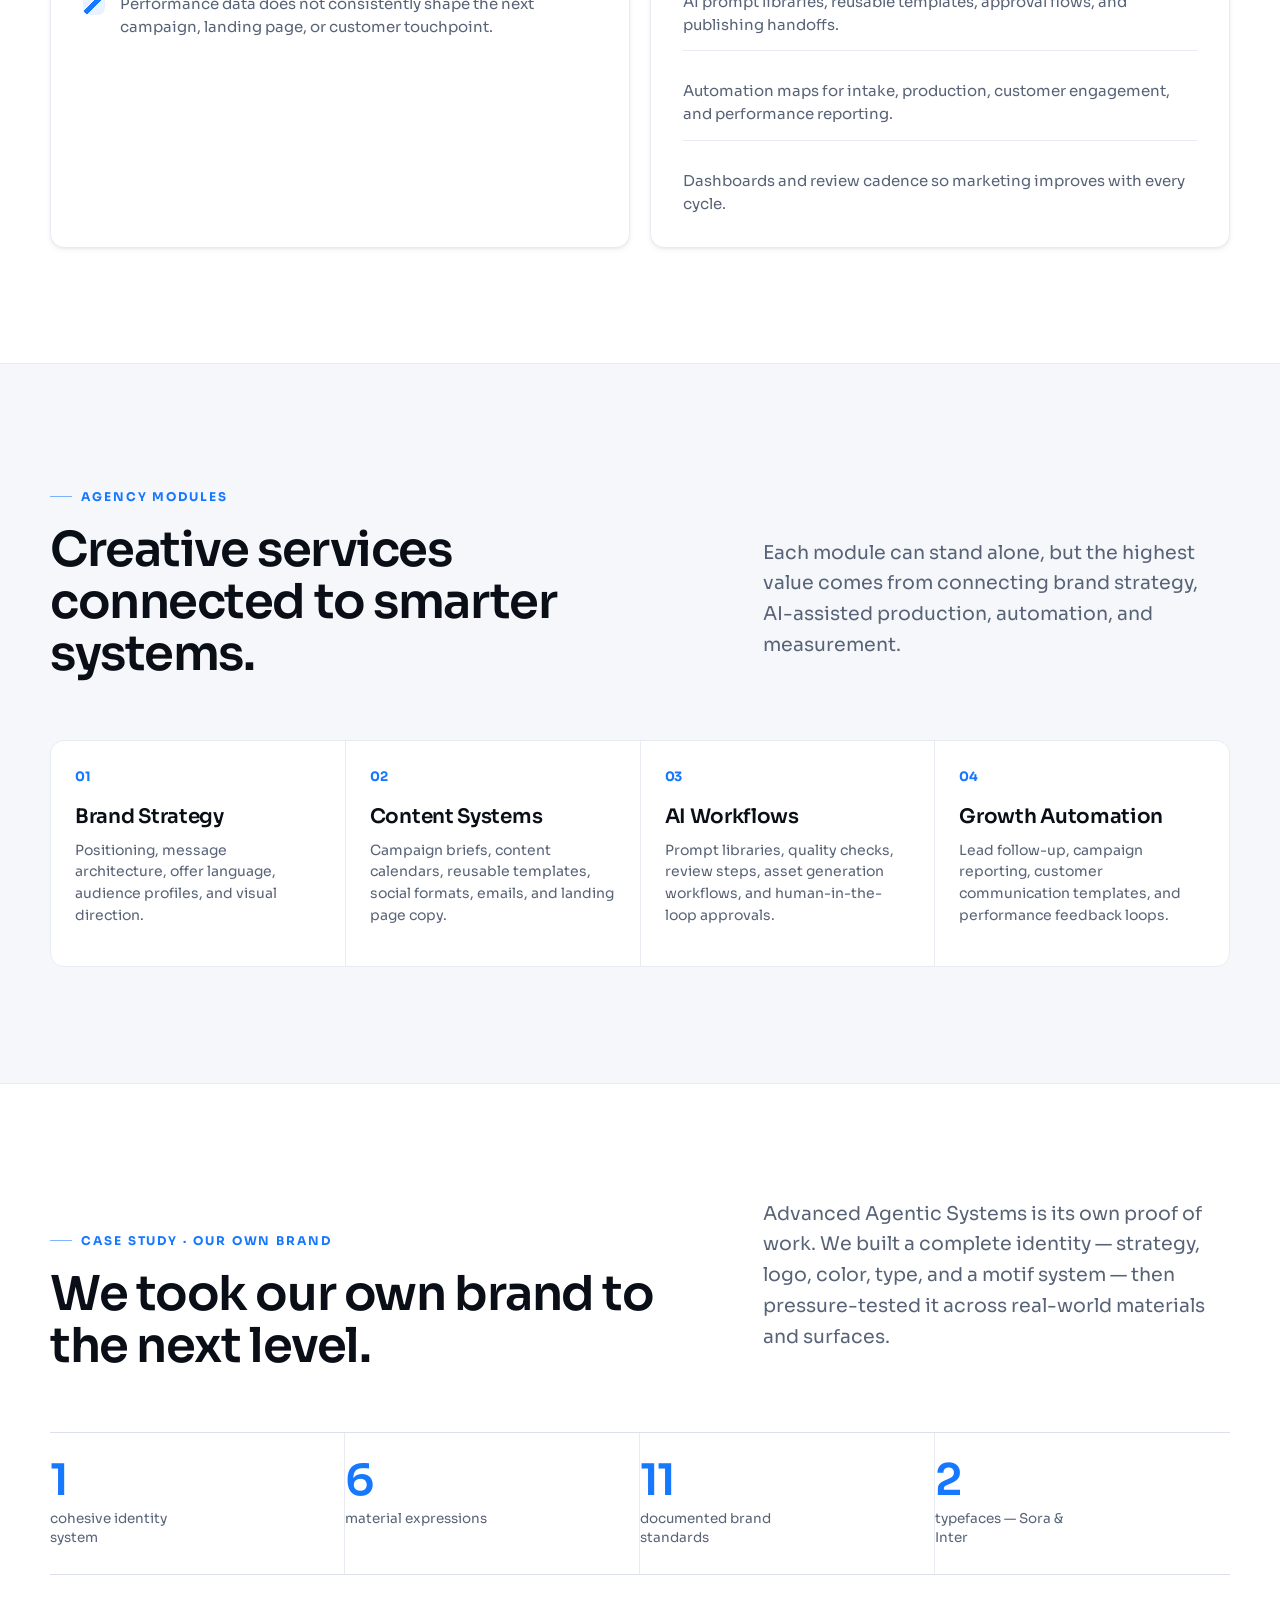
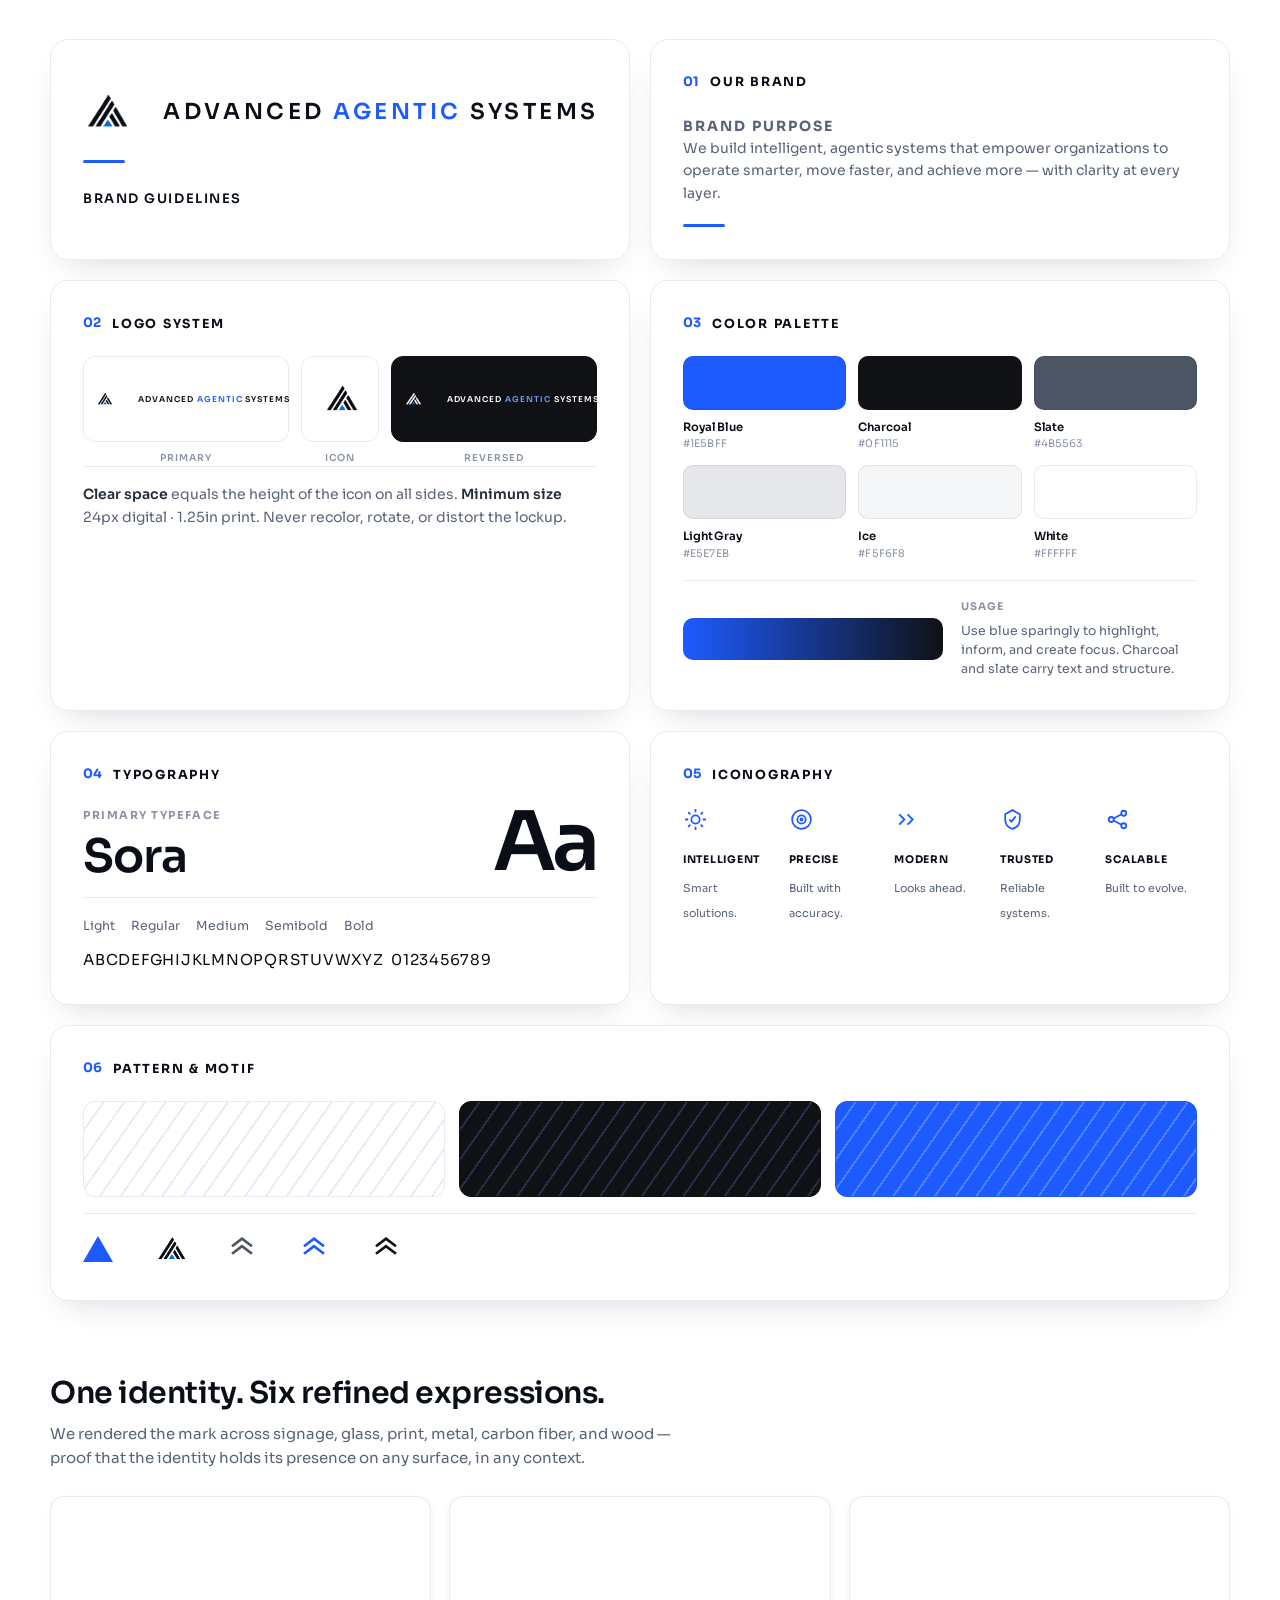
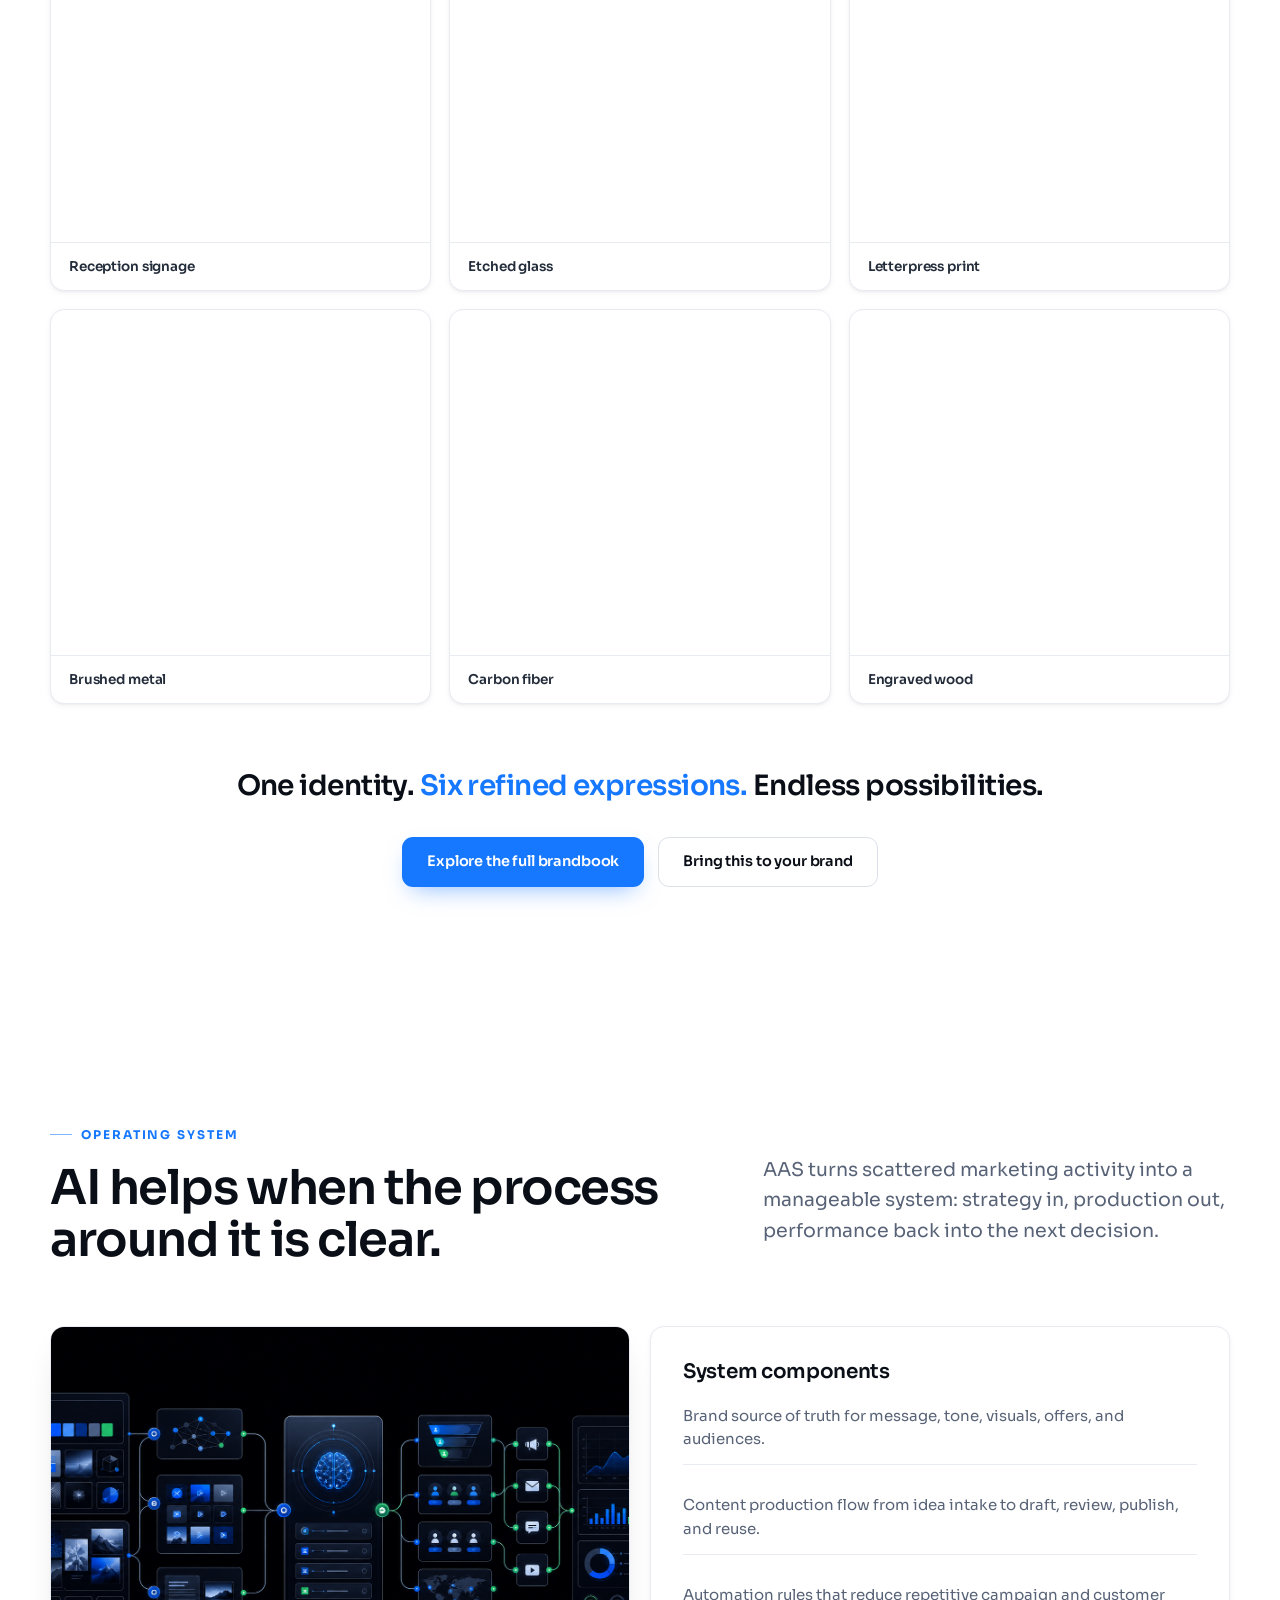
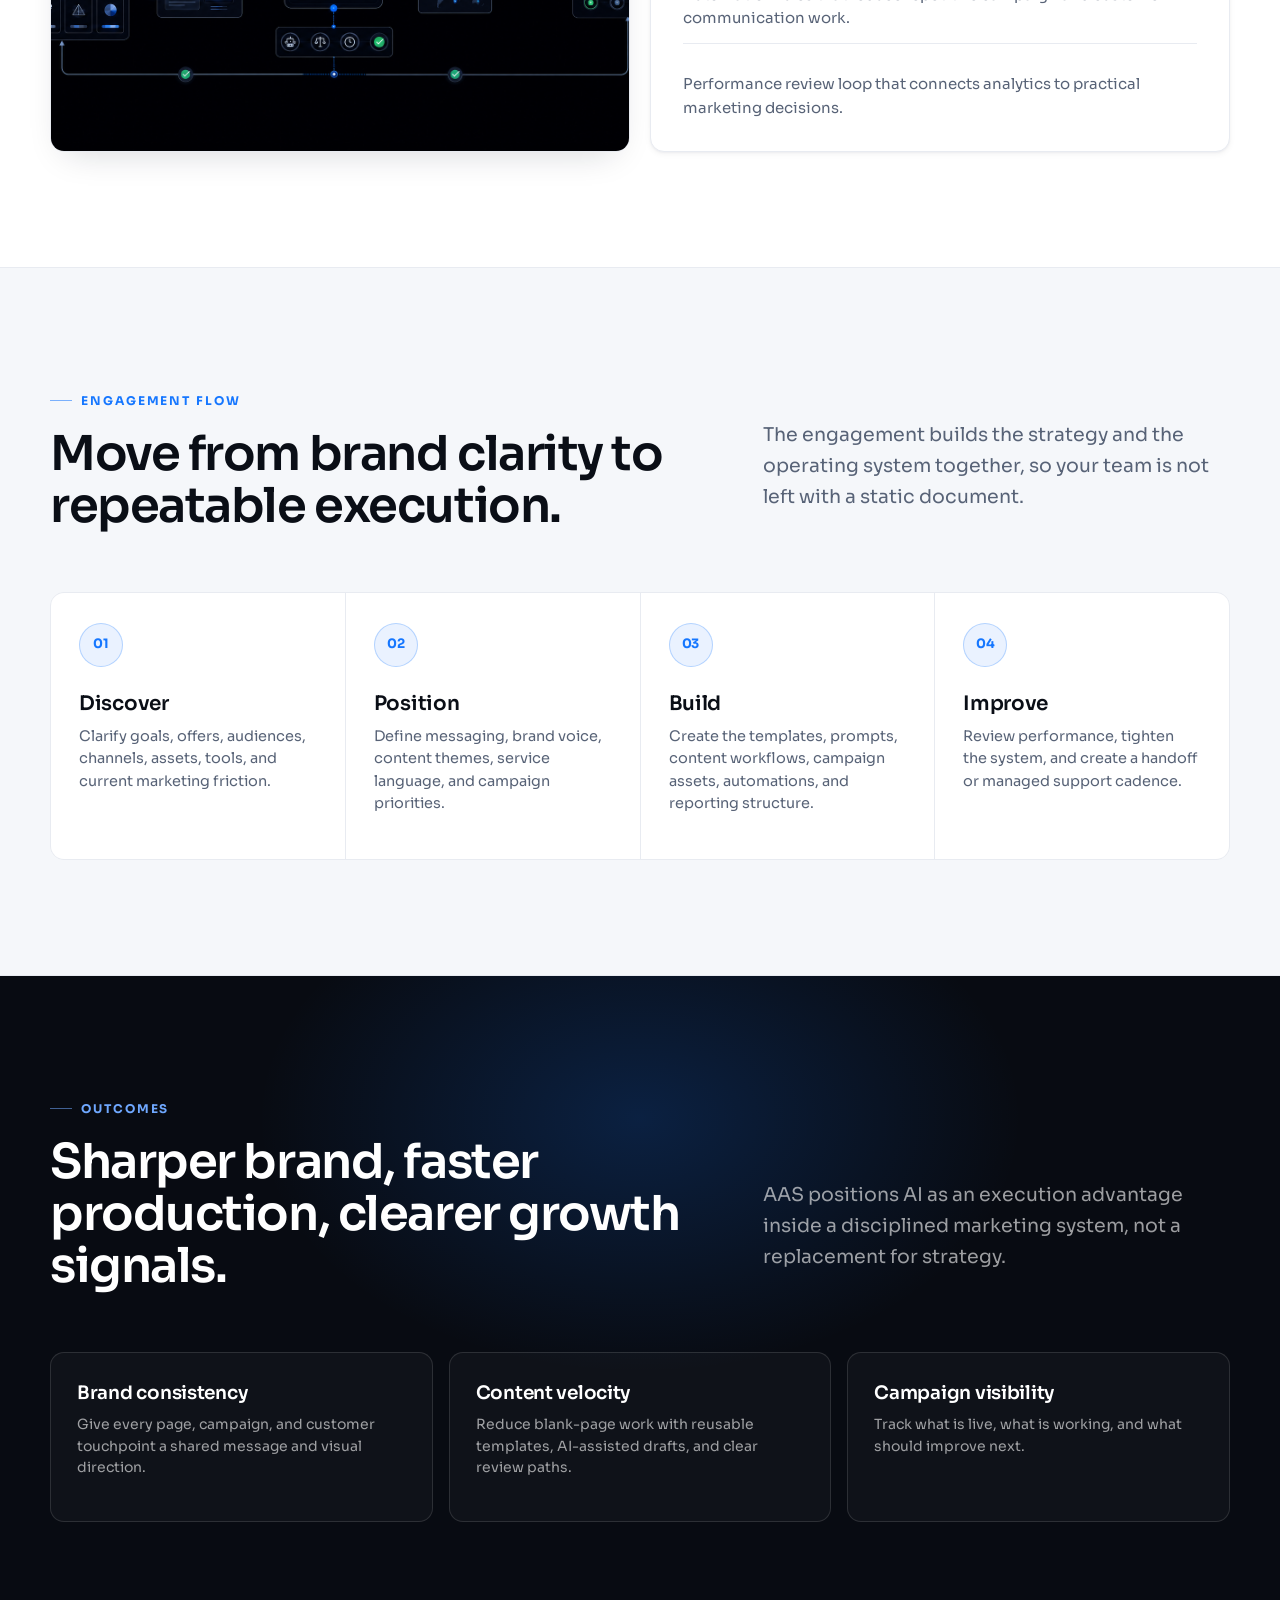
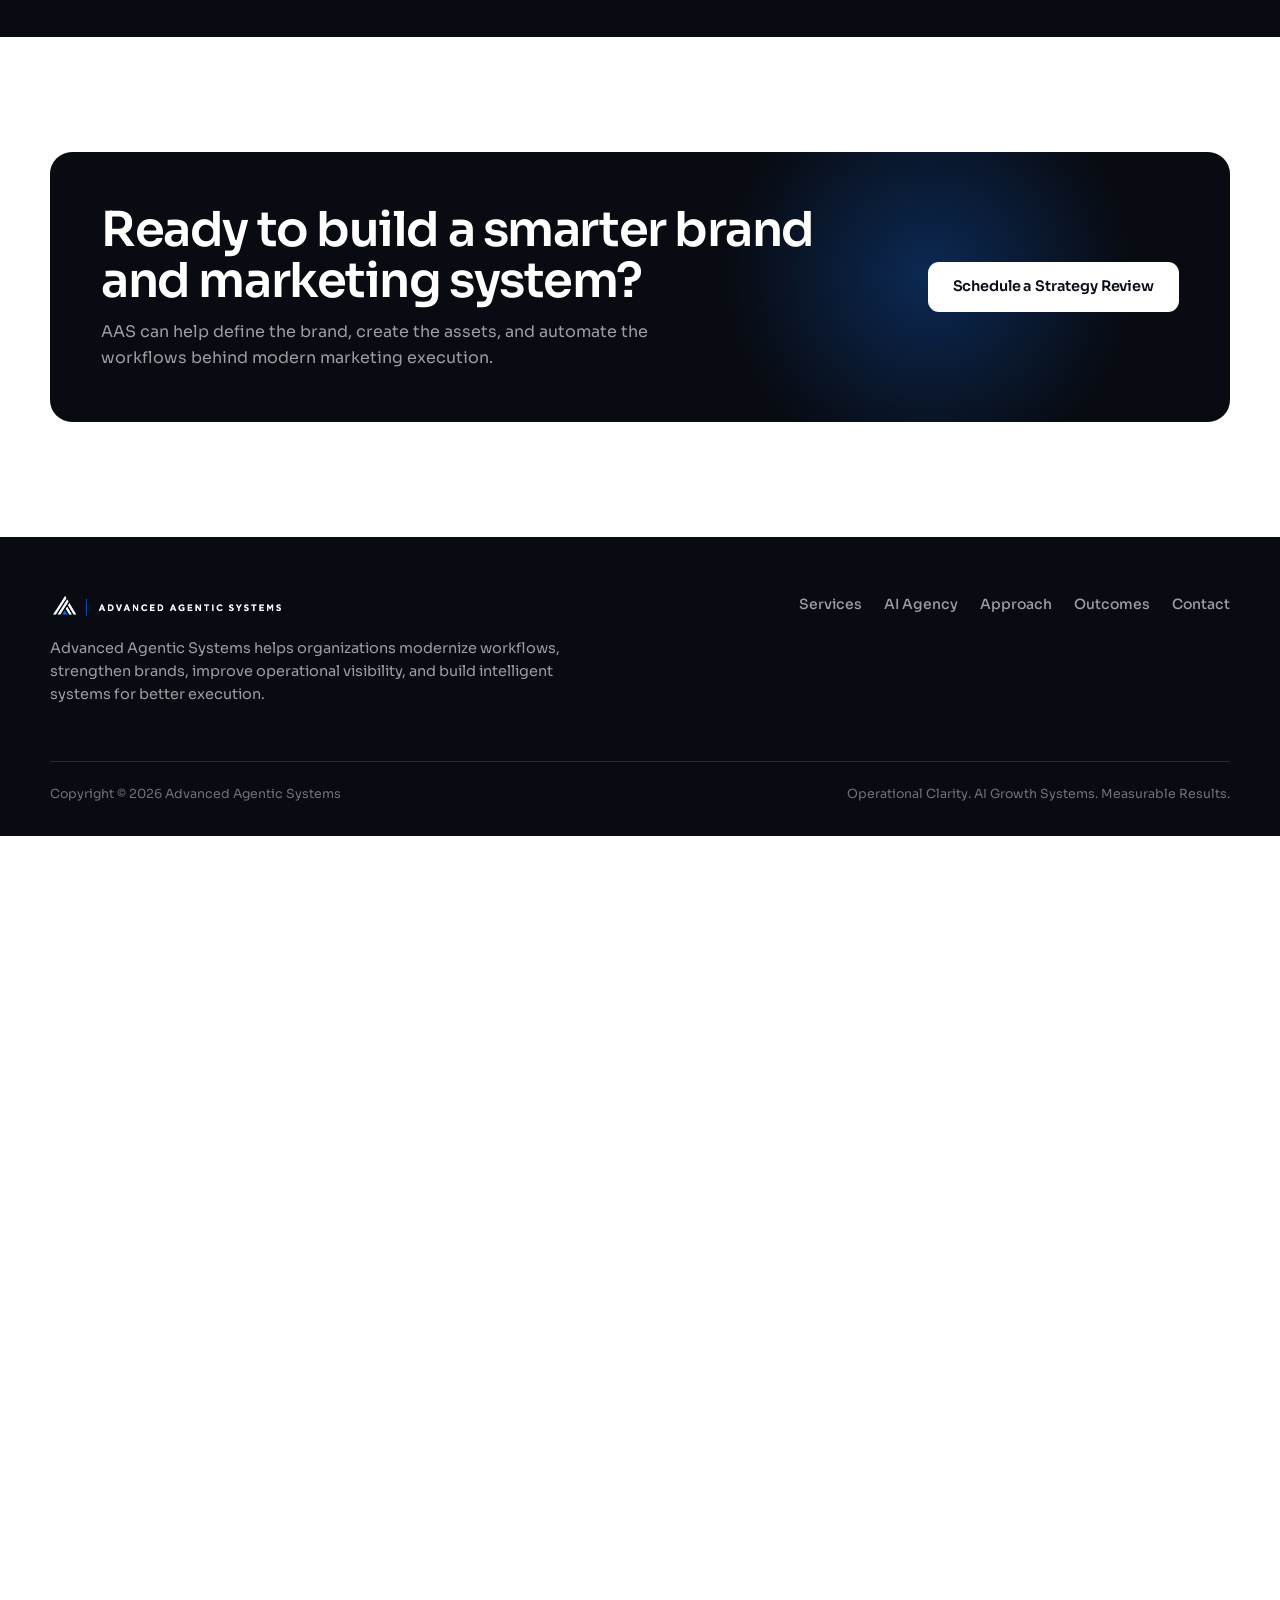
<file: services/proposal-operations-modernization.html>
<!DOCTYPE html>
<html lang="en">
<head>
  <meta charset="utf-8" />
  <meta name="viewport" content="width=device-width, initial-scale=1" />
  <meta http-equiv="refresh" content="0; url=ai-marketing-branding-agency.html" />
  <title>Service Moved | Advanced Agentic Systems</title>
  <meta name="robots" content="noindex" />
  <link rel="canonical" href="ai-marketing-branding-agency.html" />
  <link rel="icon" href="../assets/logo-mark.png" type="image/png" />
  <link rel="stylesheet" href="../assets/service-pages.css" />
</head>
<body>
  <header class="nav" aria-label="Primary navigation">
    <div class="container nav-inner">
      <a class="brand" href="../index.html" aria-label="Advanced Agentic Systems home"><img src="../assets/logo-nav-dark.png" alt="Advanced Agentic Systems" /></a>
      <nav class="nav-links" aria-label="Site sections">
        <a href="../index.html#services">Services</a>
        <a href="../index.html#agency">AI Agency</a>
        <a href="../index.html#approach">Approach</a>
        <a href="../index.html#outcomes">Outcomes</a>
        <a href="../index.html#contact">Contact</a>
      </nav>
      <a class="btn btn-primary" href="../index.html#contact">Schedule a Strategy Review</a>
    </div>
  </header>

  <main>
    <section class="hero">
      <div class="container hero-grid">
        <div>
          <p class="breadcrumb"><a href="../index.html#services">Services</a> / Service Moved</p>
          <h1>This service page has moved.</h1>
          <p class="hero-lede">The current AAS agency offering now lives on the AI Marketing and Branding Agency page.</p>
          <div class="hero-actions">
            <a class="btn btn-primary" href="ai-marketing-branding-agency.html">Open AI Agency Services</a>
            <a class="btn btn-secondary" href="../index.html#services">Back to Services</a>
          </div>
        </div>
      </div>
    </section>
  </main>
</body>
</html>
</file>
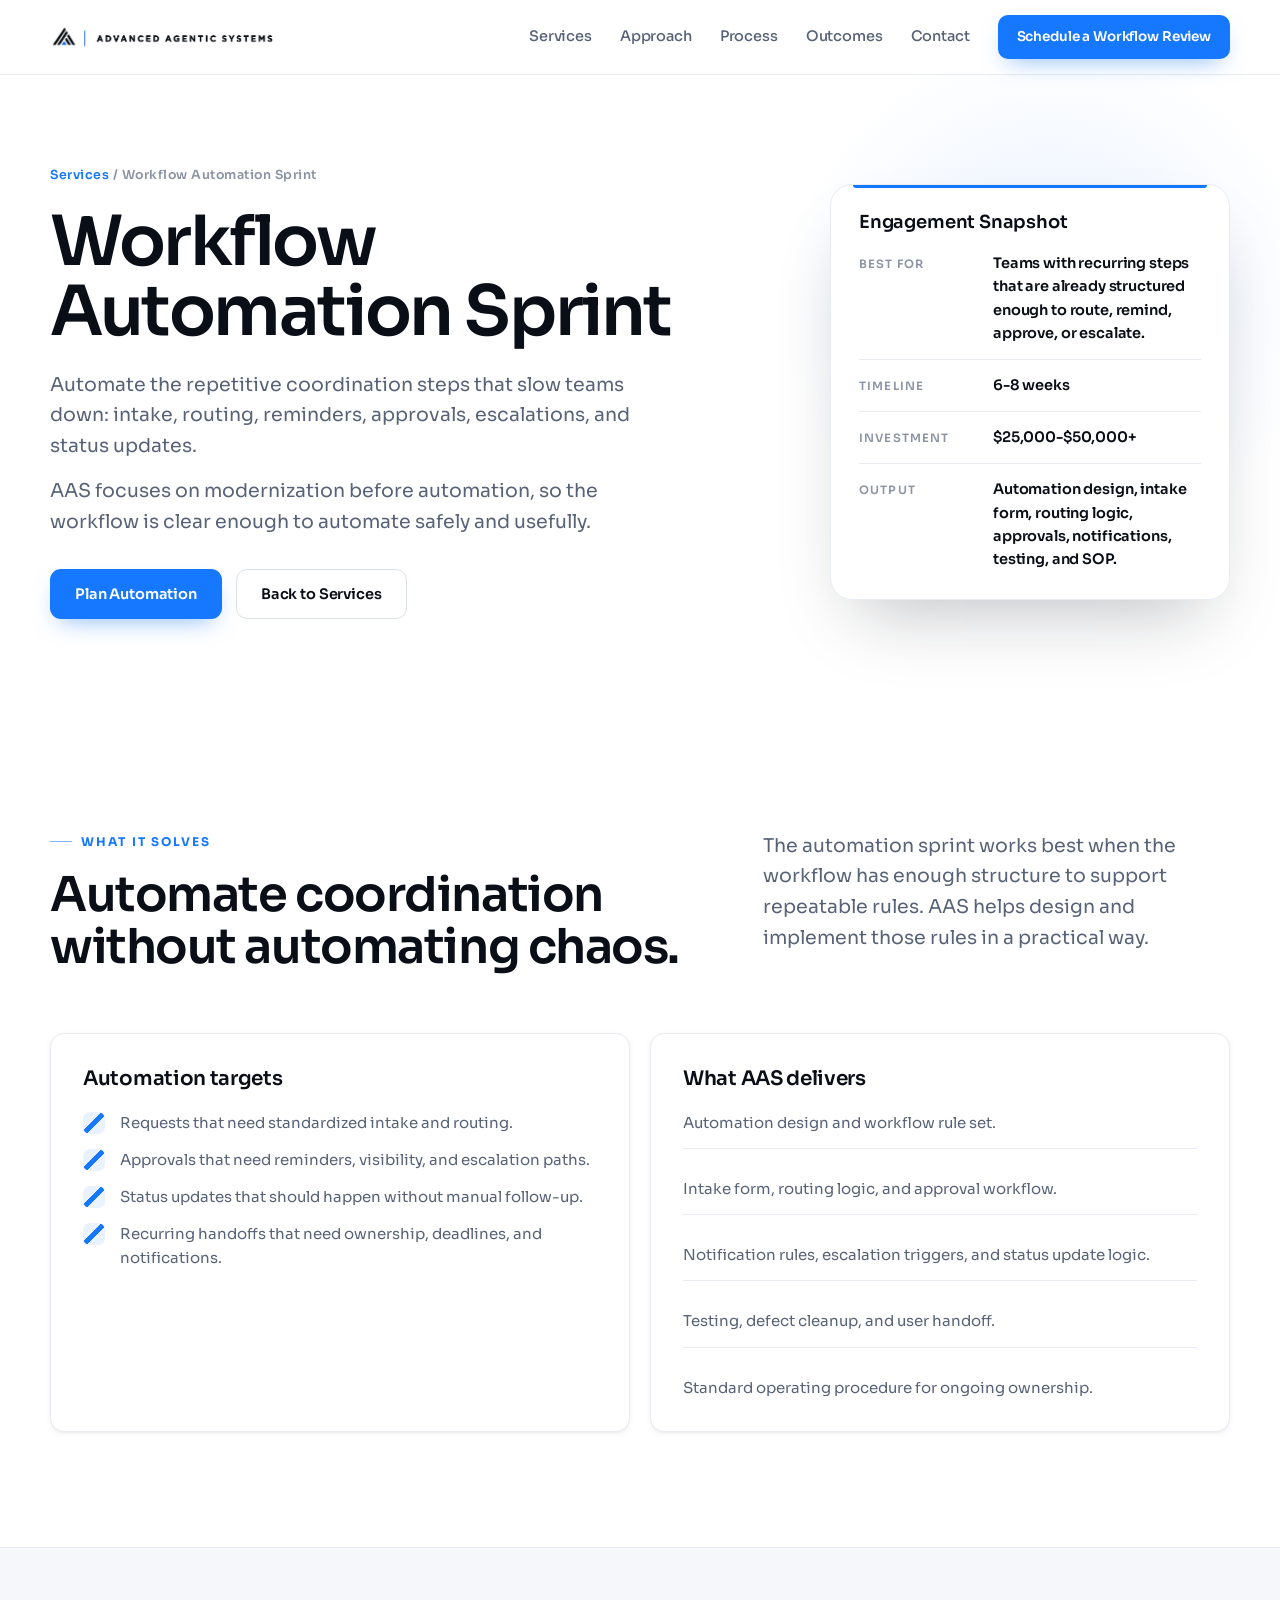
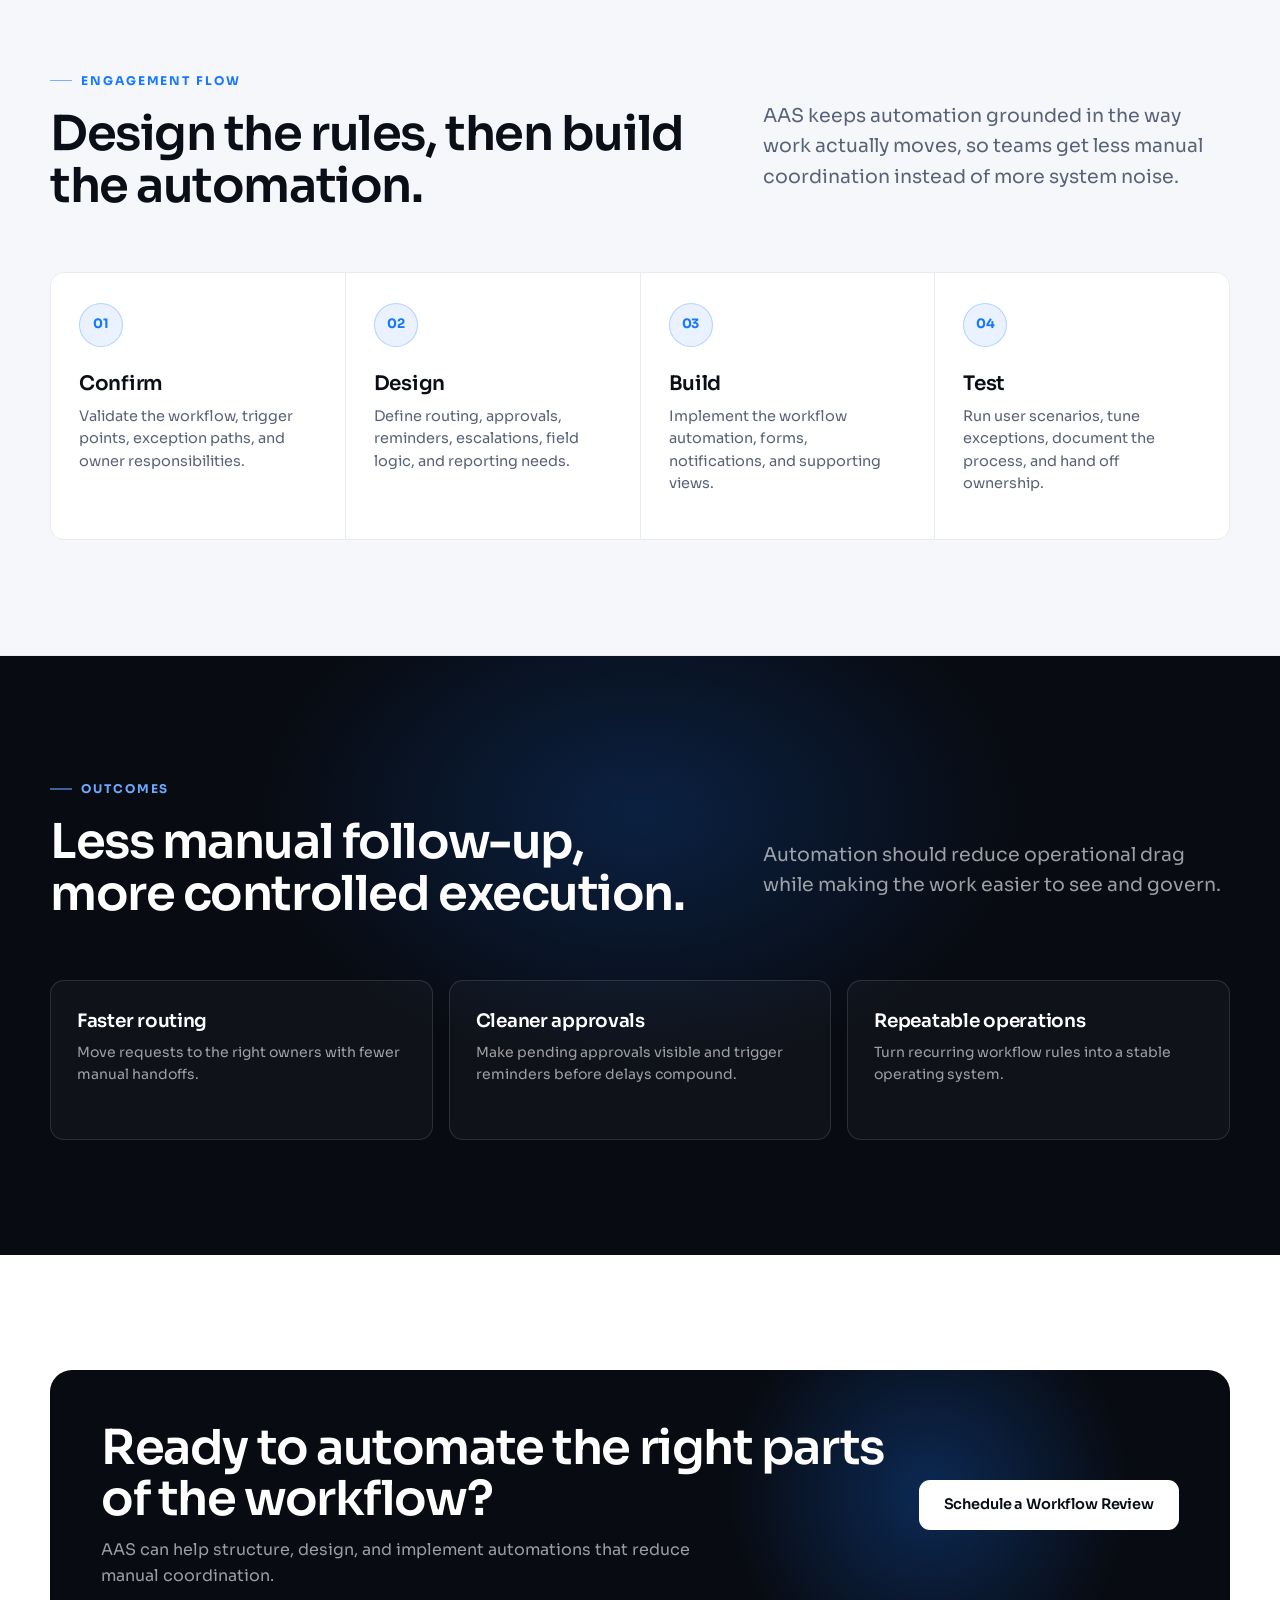
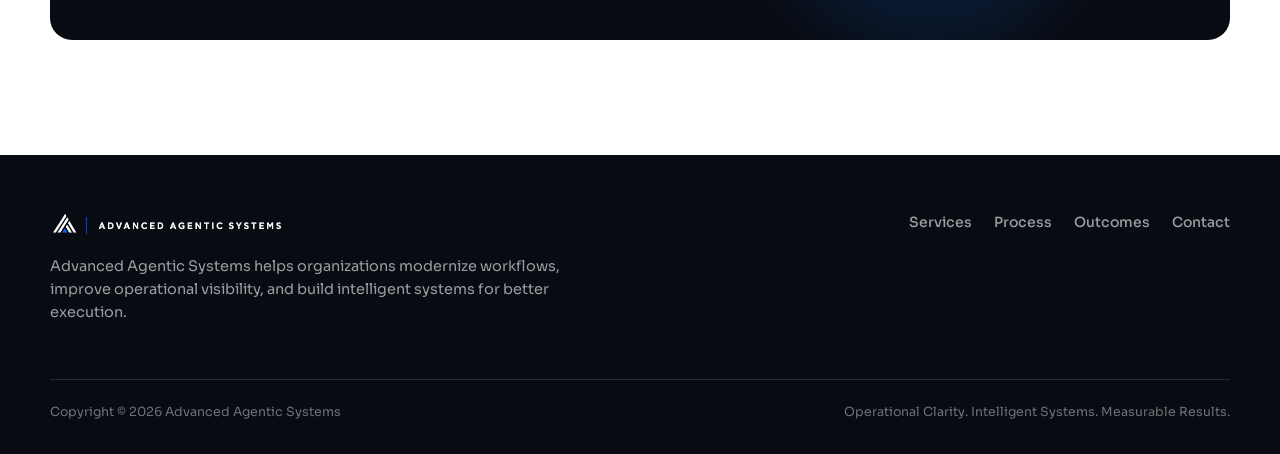
<file: services/workflow-automation-sprint.html>
<!DOCTYPE html>
<html lang="en">
<head>
  <meta charset="utf-8" />
  <meta name="viewport" content="width=device-width, initial-scale=1" />
  <title>Workflow Automation Sprint | Advanced Agentic Systems</title>
  <meta name="description" content="An implementation sprint that automates intake, routing, reminders, approvals, escalations, and status updates after the workflow is structured." />
  <link rel="icon" href="../assets/logo-mark.png" type="image/png" />
  <link rel="preconnect" href="https://fonts.googleapis.com" />
  <link rel="preconnect" href="https://fonts.gstatic.com" crossorigin />
  <link href="https://fonts.googleapis.com/css2?family=Inter:wght@400;500;600;700;800&family=Montserrat:wght@600;700;800;900&display=swap" rel="stylesheet" />
  <link rel="stylesheet" href="../assets/service-pages.css" />
</head>
<body>
  <header class="nav" aria-label="Primary navigation">
    <div class="container nav-inner">
      <a class="brand" href="../index.html" aria-label="Advanced Agentic Systems home"><img src="../assets/logo-nav-dark.png" alt="Advanced Agentic Systems" /></a>
      <nav class="nav-links" aria-label="Site sections">
        <a href="../index.html#services">Services</a>
        <a href="../index.html#approach">Approach</a>
        <a href="../index.html#process">Process</a>
        <a href="../index.html#outcomes">Outcomes</a>
        <a href="../index.html#contact">Contact</a>
      </nav>
      <a class="btn btn-primary" href="../index.html#contact">Schedule a Workflow Review</a>
    </div>
  </header>

  <main>
    <section class="hero">
      <div class="container hero-grid">
        <div>
          <p class="breadcrumb"><a href="../index.html#services">Services</a> / Workflow Automation Sprint</p>
          <h1>Workflow Automation Sprint</h1>
          <p class="hero-lede">Automate the repetitive coordination steps that slow teams down: intake, routing, reminders, approvals, escalations, and status updates.</p>
          <p class="hero-lede">AAS focuses on modernization before automation, so the workflow is clear enough to automate safely and usefully.</p>
          <div class="hero-actions">
            <a class="btn btn-primary" href="../index.html#contact">Plan Automation</a>
            <a class="btn btn-secondary" href="../index.html#services">Back to Services</a>
          </div>
        </div>
        <aside class="hero-card" aria-label="Engagement snapshot">
          <h2>Engagement Snapshot</h2>
          <div class="snapshot">
            <div class="snapshot-row"><span>Best for</span><strong>Teams with recurring steps that are already structured enough to route, remind, approve, or escalate.</strong></div>
            <div class="snapshot-row"><span>Timeline</span><strong>6-8 weeks</strong></div>
            <div class="snapshot-row"><span>Investment</span><strong>$25,000-$50,000+</strong></div>
            <div class="snapshot-row"><span>Output</span><strong>Automation design, intake form, routing logic, approvals, notifications, testing, and SOP.</strong></div>
          </div>
        </aside>
      </div>
    </section>

    <section class="section">
      <div class="container section-head">
        <div>
          <p class="kicker">What It Solves</p>
          <h2>Automate coordination without automating chaos.</h2>
        </div>
        <p class="lede">The automation sprint works best when the workflow has enough structure to support repeatable rules. AAS helps design and implement those rules in a practical way.</p>
      </div>
      <div class="container two-col">
        <div class="panel">
          <h3>Automation targets</h3>
          <ul class="check-list">
            <li>Requests that need standardized intake and routing.</li>
            <li>Approvals that need reminders, visibility, and escalation paths.</li>
            <li>Status updates that should happen without manual follow-up.</li>
            <li>Recurring handoffs that need ownership, deadlines, and notifications.</li>
          </ul>
        </div>
        <div class="panel">
          <h3>What AAS delivers</h3>
          <ul class="plain-list">
            <li>Automation design and workflow rule set.</li>
            <li>Intake form, routing logic, and approval workflow.</li>
            <li>Notification rules, escalation triggers, and status update logic.</li>
            <li>Testing, defect cleanup, and user handoff.</li>
            <li>Standard operating procedure for ongoing ownership.</li>
          </ul>
        </div>
      </div>
    </section>

    <section class="section section-soft">
      <div class="container section-head">
        <div>
          <p class="kicker">Engagement Flow</p>
          <h2>Design the rules, then build the automation.</h2>
        </div>
        <p class="lede">AAS keeps automation grounded in the way work actually moves, so teams get less manual coordination instead of more system noise.</p>
      </div>
      <div class="container process-grid">
        <article class="process-step"><span class="step-number">01</span><h3>Confirm</h3><p>Validate the workflow, trigger points, exception paths, and owner responsibilities.</p></article>
        <article class="process-step"><span class="step-number">02</span><h3>Design</h3><p>Define routing, approvals, reminders, escalations, field logic, and reporting needs.</p></article>
        <article class="process-step"><span class="step-number">03</span><h3>Build</h3><p>Implement the workflow automation, forms, notifications, and supporting views.</p></article>
        <article class="process-step"><span class="step-number">04</span><h3>Test</h3><p>Run user scenarios, tune exceptions, document the process, and hand off ownership.</p></article>
      </div>
    </section>

    <section class="section section-dark">
      <div class="container section-head">
        <div>
          <p class="kicker">Outcomes</p>
          <h2>Less manual follow-up, more controlled execution.</h2>
        </div>
        <p class="lede">Automation should reduce operational drag while making the work easier to see and govern.</p>
      </div>
      <div class="container outcome-grid">
        <article class="outcome"><h3>Faster routing</h3><p>Move requests to the right owners with fewer manual handoffs.</p></article>
        <article class="outcome"><h3>Cleaner approvals</h3><p>Make pending approvals visible and trigger reminders before delays compound.</p></article>
        <article class="outcome"><h3>Repeatable operations</h3><p>Turn recurring workflow rules into a stable operating system.</p></article>
      </div>
    </section>

    <section class="section">
      <div class="container">
        <div class="cta-band">
          <div>
            <h2>Ready to automate the right parts of the workflow?</h2>
            <p>AAS can help structure, design, and implement automations that reduce manual coordination.</p>
          </div>
          <a class="btn btn-light" href="../index.html#contact">Schedule a Workflow Review</a>
        </div>
      </div>
    </section>
  </main>

  <footer class="footer">
    <div class="container">
      <div class="footer-grid">
        <div>
          <img class="footer-logo" src="../assets/logo-nav.png" alt="Advanced Agentic Systems" />
          <p>Advanced Agentic Systems helps organizations modernize workflows, improve operational visibility, and build intelligent systems for better execution.</p>
        </div>
        <div class="footer-links">
          <a href="../index.html#services">Services</a>
          <a href="../index.html#process">Process</a>
          <a href="../index.html#outcomes">Outcomes</a>
          <a href="../index.html#contact">Contact</a>
        </div>
      </div>
      <div class="footer-bottom">
        <div>Copyright &copy; 2026 Advanced Agentic Systems</div>
        <div>Operational Clarity. Intelligent Systems. Measurable Results.</div>
      </div>
    </div>
  </footer>
</body>
</html>
</file>
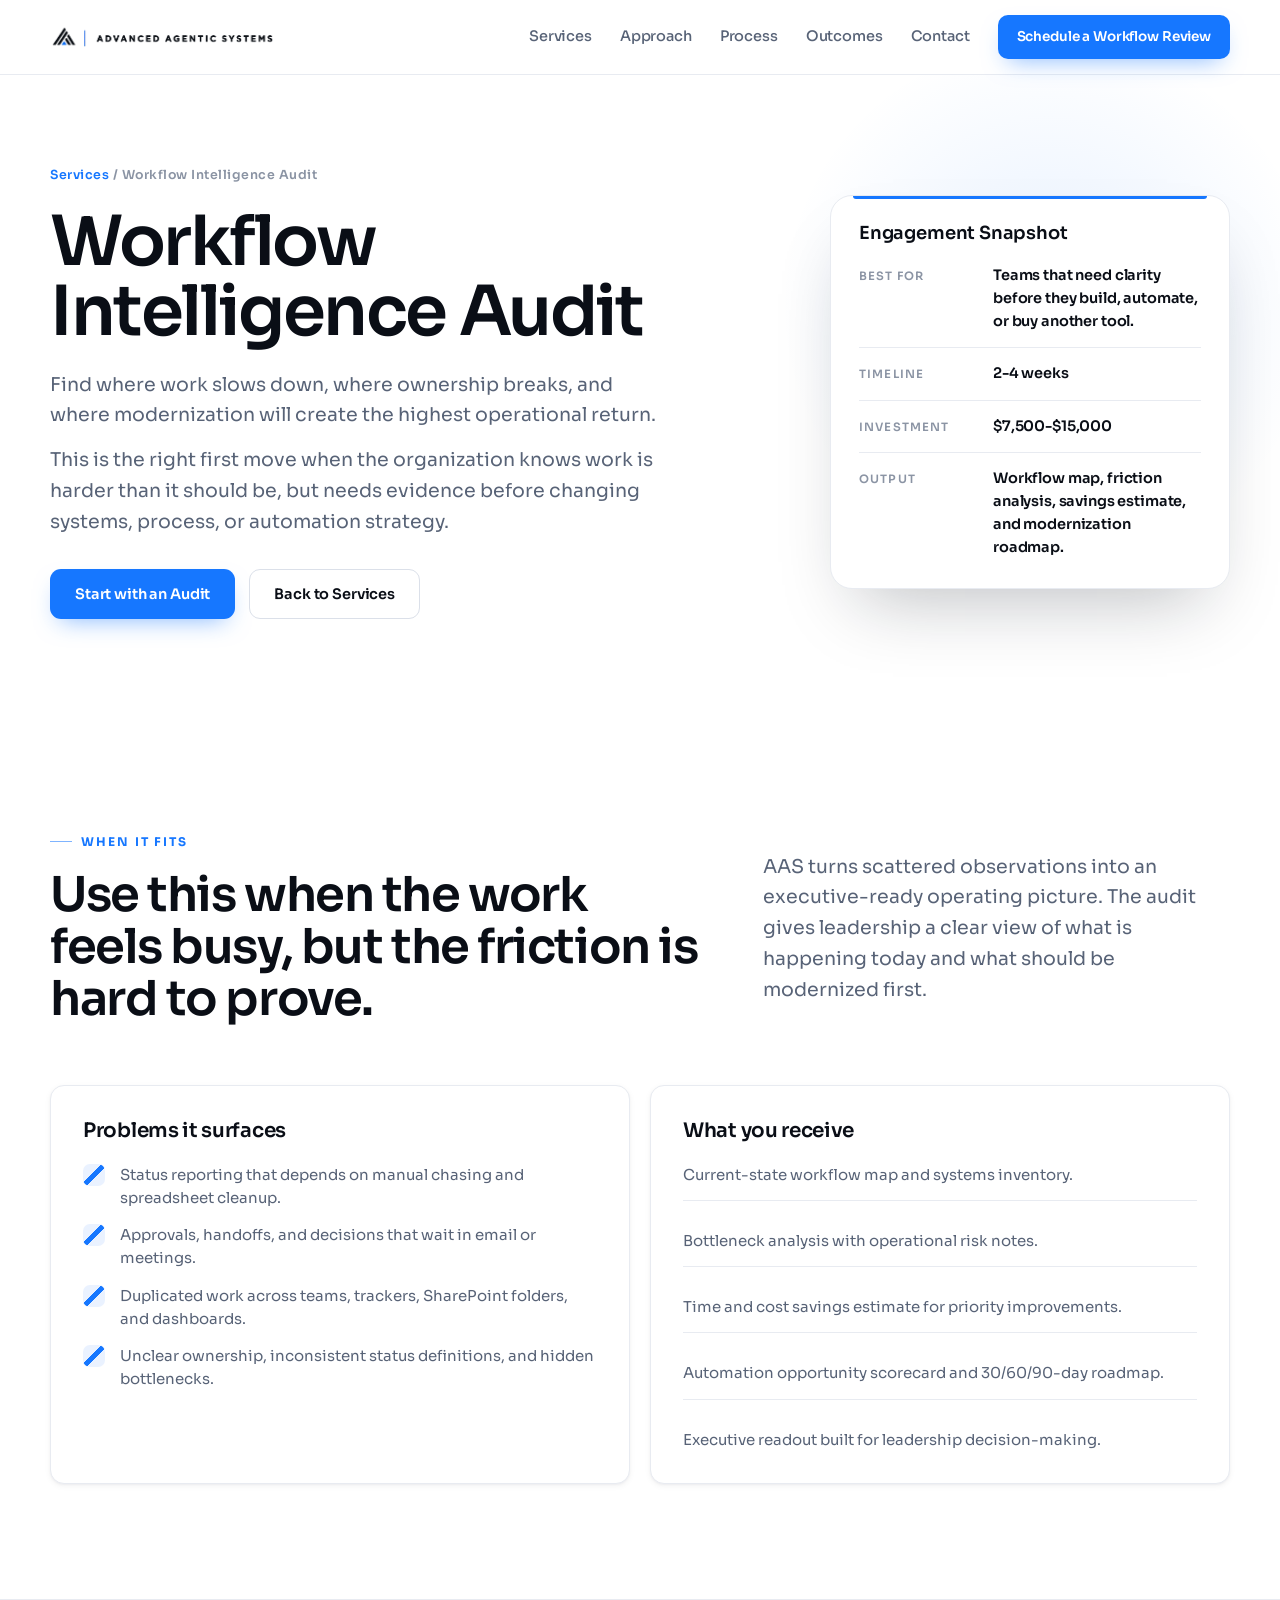
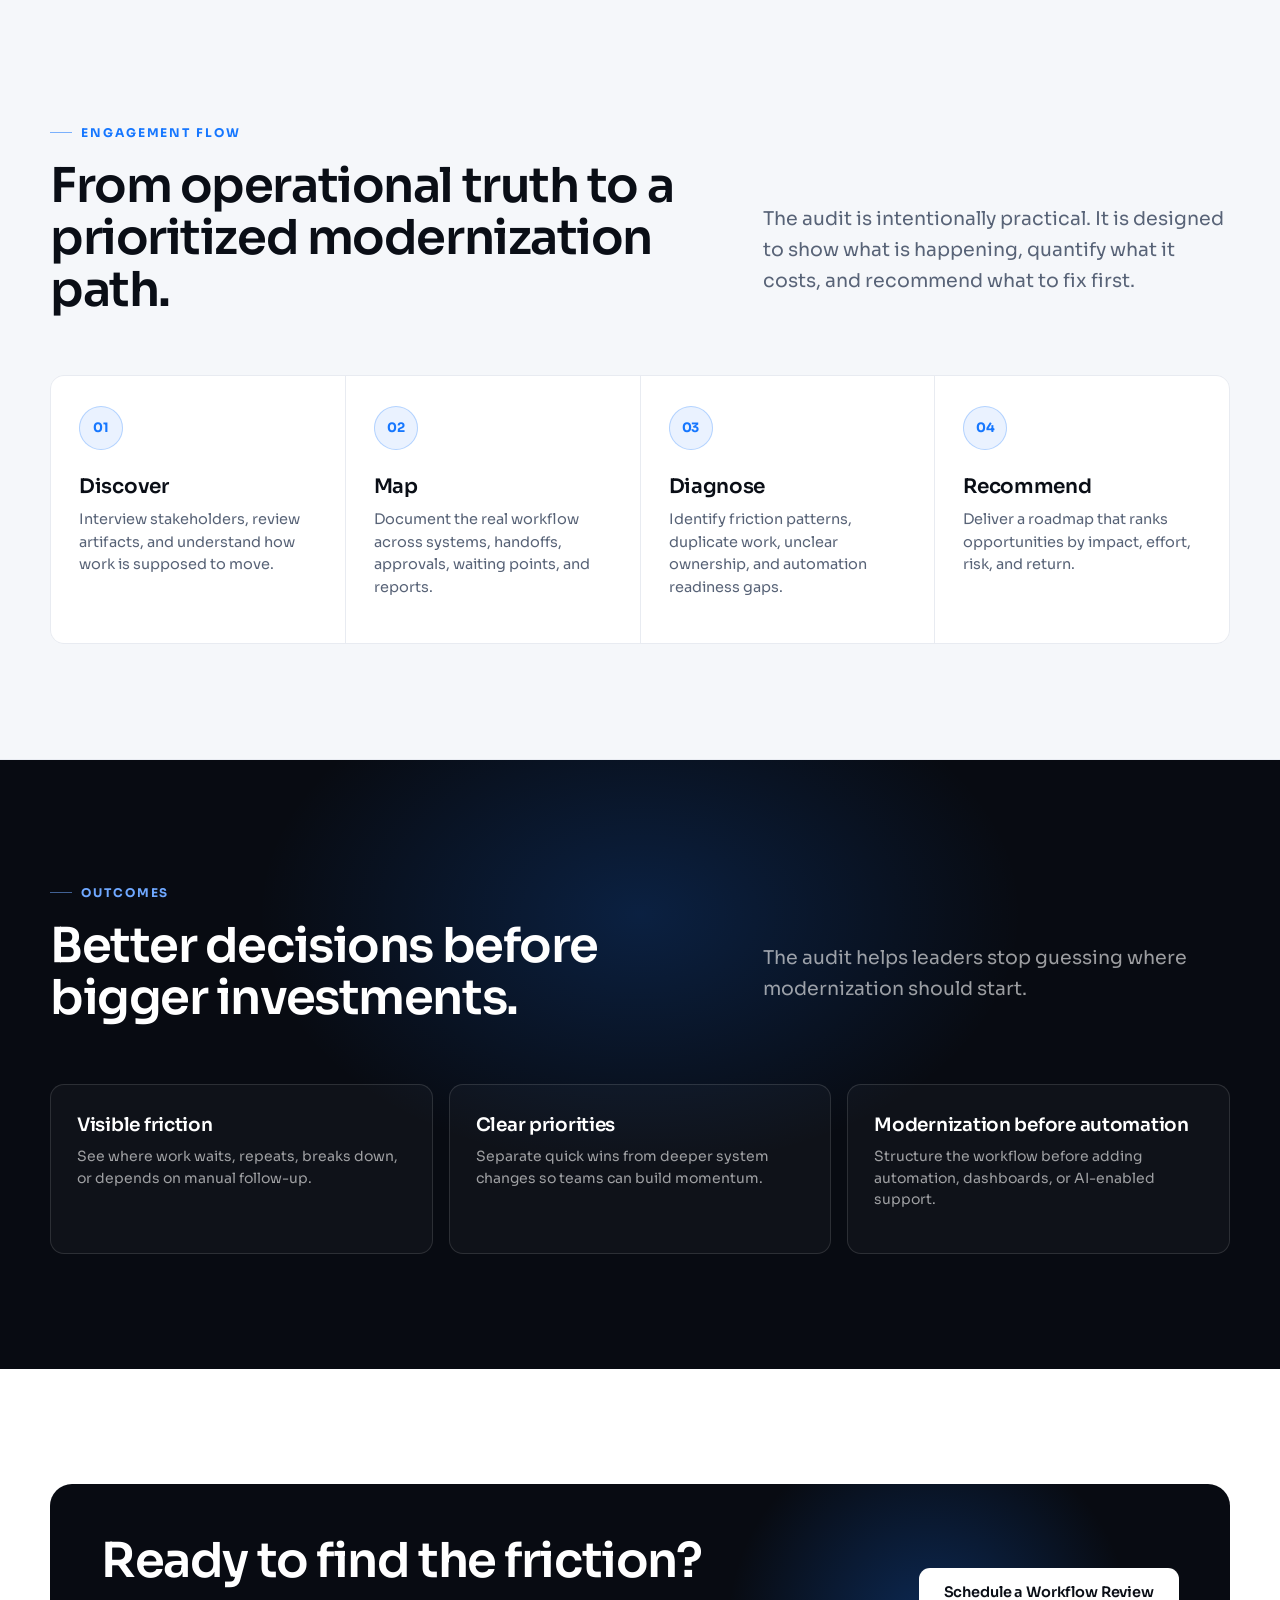
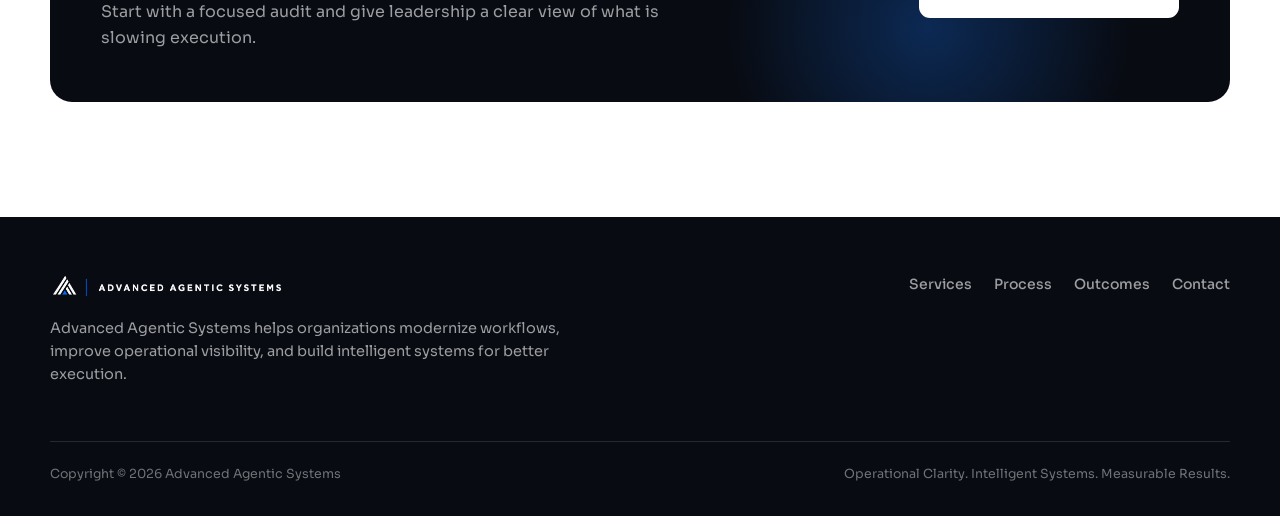
<file: services/workflow-intelligence-audit.html>
<!DOCTYPE html>
<html lang="en">
<head>
  <meta charset="utf-8" />
  <meta name="viewport" content="width=device-width, initial-scale=1" />
  <title>Workflow Intelligence Audit | Advanced Agentic Systems</title>
  <meta name="description" content="A diagnostic engagement that maps how work moves, identifies operational friction, and creates a practical modernization roadmap." />
  <link rel="icon" href="../assets/logo-mark.png" type="image/png" />
  <link rel="preconnect" href="https://fonts.googleapis.com" />
  <link rel="preconnect" href="https://fonts.gstatic.com" crossorigin />
  <link href="https://fonts.googleapis.com/css2?family=Inter:wght@400;500;600;700;800&family=Montserrat:wght@600;700;800;900&display=swap" rel="stylesheet" />
  <link rel="stylesheet" href="../assets/service-pages.css" />
</head>
<body>
  <header class="nav" aria-label="Primary navigation">
    <div class="container nav-inner">
      <a class="brand" href="../index.html" aria-label="Advanced Agentic Systems home"><img src="../assets/logo-nav-dark.png" alt="Advanced Agentic Systems" /></a>
      <nav class="nav-links" aria-label="Site sections">
        <a href="../index.html#services">Services</a>
        <a href="../index.html#approach">Approach</a>
        <a href="../index.html#process">Process</a>
        <a href="../index.html#outcomes">Outcomes</a>
        <a href="../index.html#contact">Contact</a>
      </nav>
      <a class="btn btn-primary" href="../index.html#contact">Schedule a Workflow Review</a>
    </div>
  </header>

  <main>
    <section class="hero">
      <div class="container hero-grid">
        <div>
          <p class="breadcrumb"><a href="../index.html#services">Services</a> / Workflow Intelligence Audit</p>
          <h1>Workflow Intelligence Audit</h1>
          <p class="hero-lede">Find where work slows down, where ownership breaks, and where modernization will create the highest operational return.</p>
          <p class="hero-lede">This is the right first move when the organization knows work is harder than it should be, but needs evidence before changing systems, process, or automation strategy.</p>
          <div class="hero-actions">
            <a class="btn btn-primary" href="../index.html#contact">Start with an Audit</a>
            <a class="btn btn-secondary" href="../index.html#services">Back to Services</a>
          </div>
        </div>
        <aside class="hero-card" aria-label="Engagement snapshot">
          <h2>Engagement Snapshot</h2>
          <div class="snapshot">
            <div class="snapshot-row"><span>Best for</span><strong>Teams that need clarity before they build, automate, or buy another tool.</strong></div>
            <div class="snapshot-row"><span>Timeline</span><strong>2-4 weeks</strong></div>
            <div class="snapshot-row"><span>Investment</span><strong>$7,500-$15,000</strong></div>
            <div class="snapshot-row"><span>Output</span><strong>Workflow map, friction analysis, savings estimate, and modernization roadmap.</strong></div>
          </div>
        </aside>
      </div>
    </section>

    <section class="section">
      <div class="container section-head">
        <div>
          <p class="kicker">When It Fits</p>
          <h2>Use this when the work feels busy, but the friction is hard to prove.</h2>
        </div>
        <p class="lede">AAS turns scattered observations into an executive-ready operating picture. The audit gives leadership a clear view of what is happening today and what should be modernized first.</p>
      </div>
      <div class="container two-col">
        <div class="panel">
          <h3>Problems it surfaces</h3>
          <ul class="check-list">
            <li>Status reporting that depends on manual chasing and spreadsheet cleanup.</li>
            <li>Approvals, handoffs, and decisions that wait in email or meetings.</li>
            <li>Duplicated work across teams, trackers, SharePoint folders, and dashboards.</li>
            <li>Unclear ownership, inconsistent status definitions, and hidden bottlenecks.</li>
          </ul>
        </div>
        <div class="panel">
          <h3>What you receive</h3>
          <ul class="plain-list">
            <li>Current-state workflow map and systems inventory.</li>
            <li>Bottleneck analysis with operational risk notes.</li>
            <li>Time and cost savings estimate for priority improvements.</li>
            <li>Automation opportunity scorecard and 30/60/90-day roadmap.</li>
            <li>Executive readout built for leadership decision-making.</li>
          </ul>
        </div>
      </div>
    </section>

    <section class="section section-soft">
      <div class="container section-head">
        <div>
          <p class="kicker">Engagement Flow</p>
          <h2>From operational truth to a prioritized modernization path.</h2>
        </div>
        <p class="lede">The audit is intentionally practical. It is designed to show what is happening, quantify what it costs, and recommend what to fix first.</p>
      </div>
      <div class="container process-grid">
        <article class="process-step"><span class="step-number">01</span><h3>Discover</h3><p>Interview stakeholders, review artifacts, and understand how work is supposed to move.</p></article>
        <article class="process-step"><span class="step-number">02</span><h3>Map</h3><p>Document the real workflow across systems, handoffs, approvals, waiting points, and reports.</p></article>
        <article class="process-step"><span class="step-number">03</span><h3>Diagnose</h3><p>Identify friction patterns, duplicate work, unclear ownership, and automation readiness gaps.</p></article>
        <article class="process-step"><span class="step-number">04</span><h3>Recommend</h3><p>Deliver a roadmap that ranks opportunities by impact, effort, risk, and return.</p></article>
      </div>
    </section>

    <section class="section section-dark">
      <div class="container section-head">
        <div>
          <p class="kicker">Outcomes</p>
          <h2>Better decisions before bigger investments.</h2>
        </div>
        <p class="lede">The audit helps leaders stop guessing where modernization should start.</p>
      </div>
      <div class="container outcome-grid">
        <article class="outcome"><h3>Visible friction</h3><p>See where work waits, repeats, breaks down, or depends on manual follow-up.</p></article>
        <article class="outcome"><h3>Clear priorities</h3><p>Separate quick wins from deeper system changes so teams can build momentum.</p></article>
        <article class="outcome"><h3>Modernization before automation</h3><p>Structure the workflow before adding automation, dashboards, or AI-enabled support.</p></article>
      </div>
    </section>

    <section class="section">
      <div class="container">
        <div class="cta-band">
          <div>
            <h2>Ready to find the friction?</h2>
            <p>Start with a focused audit and give leadership a clear view of what is slowing execution.</p>
          </div>
          <a class="btn btn-light" href="../index.html#contact">Schedule a Workflow Review</a>
        </div>
      </div>
    </section>
  </main>

  <footer class="footer">
    <div class="container">
      <div class="footer-grid">
        <div>
          <img class="footer-logo" src="../assets/logo-nav.png" alt="Advanced Agentic Systems" />
          <p>Advanced Agentic Systems helps organizations modernize workflows, improve operational visibility, and build intelligent systems for better execution.</p>
        </div>
        <div class="footer-links">
          <a href="../index.html#services">Services</a>
          <a href="../index.html#process">Process</a>
          <a href="../index.html#outcomes">Outcomes</a>
          <a href="../index.html#contact">Contact</a>
        </div>
      </div>
      <div class="footer-bottom">
        <div>Copyright &copy; 2026 Advanced Agentic Systems</div>
        <div>Operational Clarity. Intelligent Systems. Measurable Results.</div>
      </div>
    </div>
  </footer>
</body>
</html>
</file>
<file: assets/service-pages.css>
/* ===========================================================
   Advanced Agentic Systems — Service pages
   Light & editorial design system (matches AAS Claude V2 home)
   =========================================================== */

@font-face {
  font-family: "Sora";
  src: url("Sora-VariableFont_wght.ttf") format("truetype");
  font-weight: 100 800;
  font-style: normal;
  font-display: swap;
}

:root {
  --bg: #ffffff;
  --bg-soft: #f5f7fa;
  --ink: #0a0e16;
  --ink-soft: #232c3a;
  --slate: #586377;
  --muted: #8b94a4;
  --line: #e8ebf1;
  --line-strong: #dbe0e9;
  --accent: #1677ff;
  --accent-press: #0f63e6;
  --accent-soft: #eaf2ff;
  --accent-tint: #f4f8ff;
  --green: #18a957;
  --dark: #080b12;
  --dark-2: #0d1422;
  --dark-line: rgba(255, 255, 255, .12);
  --dark-muted: rgba(255, 255, 255, .60);
  --r-sm: 10px;
  --r: 14px;
  --r-lg: 22px;
  --shadow-sm: 0 1px 2px rgba(16, 24, 40, .04), 0 2px 6px rgba(16, 24, 40, .05);
  --shadow-md: 0 14px 34px -16px rgba(16, 24, 40, .20);
  --shadow-lg: 0 36px 70px -28px rgba(13, 20, 34, .28);
  --ease: cubic-bezier(.22, .68, .24, 1);
  --font: "Sora", Inter, system-ui, -apple-system, BlinkMacSystemFont, "Segoe UI", sans-serif;
  color-scheme: light;
}

* { box-sizing: border-box; }
html { scroll-behavior: smooth; -webkit-text-size-adjust: 100%; }
body {
  margin: 0;
  font-family: var(--font);
  font-weight: 400;
  color: var(--ink);
  background: var(--bg);
  line-height: 1.6;
  overflow-x: hidden;
  -webkit-font-smoothing: antialiased;
  text-rendering: optimizeLegibility;
}

a { color: inherit; text-decoration: none; }
img { display: block; max-width: 100%; }
::selection { background: rgba(22, 119, 255, .16); }

.container {
  width: min(1180px, calc(100% - 48px));
  margin: 0 auto;
}

/* ---------- Typography ---------- */
h1, h2, h3, h4, p { margin-top: 0; }
h1, h2, h3, h4 {
  color: var(--ink);
  font-weight: 600;
  letter-spacing: -.03em;
  line-height: 1.08;
}
h1 {
  max-width: 880px;
  margin-bottom: 22px;
  font-size: clamp(40px, 5.4vw, 70px);
  letter-spacing: -.035em;
  line-height: 1.02;
}
h2 {
  margin-bottom: 18px;
  font-size: clamp(30px, 3.8vw, 48px);
}
h3 {
  margin-bottom: 11px;
  font-size: 20px;
  letter-spacing: -.015em;
  line-height: 1.25;
}
h4 {
  margin-bottom: 9px;
  font-size: 14px;
}

.kicker {
  display: inline-flex;
  align-items: center;
  gap: 9px;
  margin-bottom: 18px;
  color: var(--accent);
  font-size: 12px;
  font-weight: 700;
  letter-spacing: .16em;
  text-transform: uppercase;
}
.kicker::before {
  content: "";
  width: 22px;
  height: 1.5px;
  background: var(--accent);
  opacity: .55;
}

.lede {
  color: var(--slate);
  font-size: clamp(16px, 1.5vw, 19px);
  line-height: 1.62;
}

/* ---------- Buttons ---------- */
.btn {
  display: inline-flex;
  align-items: center;
  justify-content: center;
  gap: 9px;
  min-height: 50px;
  padding: 0 24px;
  border: 1px solid transparent;
  border-radius: 11px;
  font-family: var(--font);
  font-size: 14.5px;
  font-weight: 600;
  letter-spacing: -.01em;
  text-align: center;
  cursor: pointer;
  transition: transform .18s var(--ease), background .18s var(--ease), border-color .18s var(--ease), box-shadow .18s var(--ease);
}
.btn-primary {
  background: var(--accent);
  color: #fff;
  box-shadow: 0 10px 24px -10px rgba(22, 119, 255, .55);
}
.btn-primary:hover { background: var(--accent-press); transform: translateY(-1px); box-shadow: 0 16px 30px -10px rgba(22, 119, 255, .6); }
.btn-secondary {
  background: #fff;
  color: var(--ink);
  border-color: var(--line-strong);
}
.btn-secondary:hover { border-color: var(--ink); transform: translateY(-1px); }
.btn-light {
  background: #fff;
  color: var(--ink);
}
.btn-light:hover { transform: translateY(-1px); box-shadow: 0 16px 30px -12px rgba(0, 0, 0, .5); }

/* ---------- Nav ---------- */
.nav {
  position: sticky;
  top: 0;
  z-index: 40;
  background: rgba(255, 255, 255, .82);
  backdrop-filter: saturate(180%) blur(16px);
  border-bottom: 1px solid var(--line);
}
.nav-inner {
  min-height: 74px;
  display: flex;
  align-items: center;
  gap: 28px;
}
.brand { display: inline-flex; }
.brand img {
  width: auto;
  height: 25px;
  max-height: 25px;
  object-fit: contain;
}
.nav-links {
  margin-left: auto;
  display: flex;
  align-items: center;
  gap: 28px;
}
.nav-links a {
  color: var(--slate);
  font-size: 14.5px;
  font-weight: 500;
  letter-spacing: -.01em;
  transition: color .16s var(--ease);
}
.nav-links a:hover { color: var(--ink); }
.nav .btn { min-height: 44px; padding: 0 18px; font-size: 13.5px; border-radius: 10px; }

/* ---------- Hero (light) ---------- */
.hero {
  position: relative;
  overflow: hidden;
  color: var(--ink);
  padding: clamp(56px, 7vw, 104px) 0 clamp(56px, 7vw, 96px);
  background: var(--bg);
}
.hero::before {
  content: "";
  position: absolute;
  top: -12%; right: -6%;
  width: 48vw; height: 48vw;
  max-width: 680px; max-height: 680px;
  background: radial-gradient(circle, rgba(22, 119, 255, .10), transparent 62%);
  pointer-events: none;
}
.hero-grid {
  position: relative;
  display: grid;
  grid-template-columns: minmax(0, 1fr) minmax(300px, 400px);
  gap: clamp(40px, 5vw, 72px);
  align-items: center;
}
.breadcrumb {
  margin: 0 0 22px;
  color: var(--muted);
  font-size: 12.5px;
  font-weight: 600;
  letter-spacing: .04em;
}
.breadcrumb a { color: var(--accent); }
.breadcrumb a:hover { text-decoration: underline; }

.hero-lede {
  max-width: 620px;
  margin-bottom: 14px;
  color: var(--slate);
  font-size: clamp(16px, 1.5vw, 19px);
  line-height: 1.62;
}
.hero-actions {
  display: flex;
  flex-wrap: wrap;
  gap: 14px;
  margin-top: 32px;
}

/* ---------- Hero snapshot card ---------- */
.hero-card {
  position: relative;
  padding: 28px;
  background: #fff;
  color: var(--ink);
  border: 1px solid var(--line);
  border-radius: var(--r-lg);
  box-shadow: var(--shadow-lg);
}
.hero-card::before {
  content: "";
  position: absolute;
  inset: 0 22px auto;
  height: 3px;
  border-radius: 0 0 3px 3px;
  background: var(--accent);
}
.hero-card h2 {
  margin-bottom: 20px;
  font-size: 18px;
  font-weight: 600;
  letter-spacing: -.01em;
}

/* Visual variant (image card, used on agency page) */
.hero-card.visual-card {
  overflow: hidden;
  padding: 0;
  background: #fff;
  border-color: var(--line);
}
.hero-card.visual-card::before { display: none; }
.visual-card img {
  width: 100%;
  min-height: 210px;
  object-fit: cover;
  border-bottom: 1px solid var(--line);
}
.visual-card .visual-card-body { padding: 24px; color: var(--ink); }
.visual-card .snapshot-row { border-color: var(--line); }
.visual-card .snapshot-row span { color: var(--muted); }
.visual-card .snapshot-row strong { color: var(--ink); }

.snapshot { display: grid; gap: 0; }
.snapshot-row {
  display: grid;
  grid-template-columns: 116px 1fr;
  gap: 18px;
  align-items: baseline;
  padding: 14px 0;
  border-bottom: 1px solid var(--line);
}
.snapshot-row:first-child { padding-top: 0; }
.snapshot-row:last-child { padding-bottom: 0; border-bottom: 0; }
.snapshot-row span {
  color: var(--muted);
  font-size: 11.5px;
  font-weight: 600;
  letter-spacing: .1em;
  text-transform: uppercase;
}
.snapshot-row strong { color: var(--ink); font-size: 14.5px; font-weight: 600; letter-spacing: -.01em; }

/* ---------- Section rhythm ---------- */
.section { padding: clamp(72px, 9vw, 124px) 0; }
.section-soft {
  background: var(--bg-soft);
  border-top: 1px solid var(--line);
  border-bottom: 1px solid var(--line);
}
.section-head {
  display: grid;
  grid-template-columns: minmax(0, 1fr) minmax(280px, .72fr);
  gap: clamp(32px, 5vw, 64px);
  align-items: end;
  margin-bottom: clamp(40px, 5vw, 60px);
}
.section-head h2 { margin-bottom: 0; }
.section-head .lede { max-width: 600px; }

/* ---------- Two-column panels ---------- */
.two-col {
  display: grid;
  grid-template-columns: 1fr 1fr;
  gap: 20px;
}
.panel {
  padding: 32px;
  background: #fff;
  border: 1px solid var(--line);
  border-radius: var(--r);
  box-shadow: var(--shadow-sm);
}
.panel h3 { margin-bottom: 20px; }
.panel p { color: var(--slate); }

.check-list, .plain-list {
  display: grid;
  gap: 14px;
  margin: 0;
  padding: 0;
  list-style: none;
}
.check-list li {
  display: grid;
  grid-template-columns: 24px 1fr;
  gap: 13px;
  color: var(--slate);
  font-size: 15px;
  line-height: 1.55;
}
.check-list li::before {
  content: "";
  width: 22px;
  height: 22px;
  margin-top: 1px;
  border-radius: 7px;
  background:
    linear-gradient(135deg, transparent 42%, var(--accent) 43% 57%, transparent 58%),
    var(--accent-soft);
}
.plain-list li {
  padding: 14px 0;
  border-bottom: 1px solid var(--line);
  color: var(--slate);
  font-size: 15px;
  line-height: 1.55;
}
.plain-list li:first-child { padding-top: 0; }
.plain-list li:last-child { border-bottom: 0; padding-bottom: 0; }

/* ---------- Media + module grids (agency page) ---------- */
.media-panel {
  overflow: hidden;
  padding: 0;
  border: 1px solid var(--line);
  border-radius: var(--r);
  background: #fff;
  box-shadow: var(--shadow-md);
}
.media-panel img { width: 100%; height: 100%; min-height: 340px; object-fit: cover; }

.module-grid {
  display: grid;
  grid-template-columns: repeat(4, 1fr);
  gap: 1px;
  background: var(--line);
  border: 1px solid var(--line);
  border-radius: var(--r);
  overflow: hidden;
}
.module {
  min-height: 180px;
  padding: 26px 24px;
  background: #fff;
}
.module span {
  display: block;
  margin-bottom: 16px;
  color: var(--accent);
  font-size: 13px;
  font-weight: 700;
  letter-spacing: -.01em;
}
.module p { color: var(--slate); font-size: 14px; line-height: 1.55; }

/* ---------- Process steps ---------- */
.process-grid {
  display: grid;
  grid-template-columns: repeat(4, 1fr);
  gap: 1px;
  background: var(--line);
  border: 1px solid var(--line);
  border-radius: var(--r);
  overflow: hidden;
}
.process-step {
  min-height: 220px;
  padding: 30px 28px;
  background: var(--bg-soft);
}
.section-soft .process-step { background: #fff; }
.step-number {
  display: inline-grid;
  width: 44px;
  height: 44px;
  place-items: center;
  margin-bottom: 24px;
  border-radius: 50%;
  background: var(--accent-soft);
  border: 1px solid rgba(22, 119, 255, .26);
  color: var(--accent);
  font-size: 13px;
  font-weight: 700;
  letter-spacing: -.02em;
}
.process-step h3 { margin-bottom: 9px; }
.process-step p { color: var(--slate); font-size: 14.5px; line-height: 1.55; }

/* ---------- Dark anchor section ---------- */
.section-dark {
  position: relative;
  overflow: hidden;
  color: #fff;
  background: var(--dark);
}
.section-dark::before {
  content: "";
  position: absolute;
  top: -24%; left: 50%;
  width: 900px; height: 600px;
  transform: translateX(-50%);
  background: radial-gradient(ellipse at center, rgba(22, 119, 255, .20), transparent 60%);
  pointer-events: none;
}
.section-dark .container { position: relative; }
.section-dark h1, .section-dark h2, .section-dark h3, .section-dark h4 { color: #fff; }
.section-dark .kicker { color: #6fa8ff; }
.section-dark .kicker::before { background: #6fa8ff; }
.section-dark .lede { color: var(--dark-muted); }

.outcome-grid {
  display: grid;
  grid-template-columns: repeat(3, 1fr);
  gap: 16px;
}
.outcome {
  min-height: 160px;
  padding: 28px 26px;
  border: 1px solid var(--dark-line);
  border-radius: var(--r);
  background: rgba(255, 255, 255, .03);
}
.outcome h3 { font-size: 18.5px; margin-bottom: 10px; }
.outcome p { color: var(--dark-muted); font-size: 14px; line-height: 1.55; }

/* ---------- Related cards ---------- */
.related-grid {
  display: grid;
  grid-template-columns: repeat(3, 1fr);
  gap: 18px;
}
.related-card {
  min-height: 140px;
  padding: 26px;
  border: 1px solid var(--line);
  border-radius: var(--r);
  background: #fff;
  box-shadow: var(--shadow-sm);
  transition: transform .2s var(--ease), border-color .2s var(--ease), box-shadow .2s var(--ease);
}
.related-card:hover {
  transform: translateY(-4px);
  border-color: rgba(22, 119, 255, .35);
  box-shadow: var(--shadow-md);
}
.related-card span { color: var(--accent); font-size: 13px; font-weight: 700; }
.related-card h3 { margin: 12px 0 8px; }
.related-card p { color: var(--slate); font-size: 14px; line-height: 1.5; }

/* ---------- CTA band ---------- */
.cta-band {
  position: relative;
  overflow: hidden;
  display: grid;
  grid-template-columns: 1fr auto;
  gap: 32px;
  align-items: center;
  padding: clamp(34px, 4vw, 54px);
  border-radius: var(--r-lg);
  color: #fff;
  background: var(--dark);
}
.cta-band::before {
  content: "";
  position: absolute;
  top: -40%; right: 6%;
  width: 460px; height: 460px;
  background: radial-gradient(circle, rgba(22, 119, 255, .28), transparent 62%);
  pointer-events: none;
}
.cta-band > * { position: relative; }
.cta-band h2 { color: #fff; margin-bottom: 12px; }
.cta-band p { max-width: 620px; margin-bottom: 0; color: var(--dark-muted); font-size: 16px; }

/* ---------- Footer ---------- */
.footer {
  padding: 56px 0 32px;
  color: #fff;
  background: var(--dark);
}
.footer-grid {
  display: grid;
  grid-template-columns: 1fr auto;
  gap: 40px;
  align-items: start;
}
.footer-logo { width: auto; height: 26px; margin-bottom: 18px; }
.footer p { max-width: 520px; color: var(--dark-muted); font-size: 14.5px; line-height: 1.6; }
.footer-links {
  display: flex;
  flex-wrap: wrap;
  gap: 22px;
  justify-content: flex-end;
}
.footer-links a {
  color: var(--dark-muted);
  font-size: 14px;
  font-weight: 500;
  transition: color .16s var(--ease);
}
.footer-links a:hover { color: #fff; }
.footer-bottom {
  display: flex;
  justify-content: space-between;
  gap: 20px;
  margin-top: 40px;
  padding-top: 22px;
  border-top: 1px solid var(--dark-line);
  color: rgba(255, 255, 255, .42);
  font-size: 12.5px;
}

/* ---------- Responsive ---------- */
@media (max-width: 980px) {
  .nav-links { display: none; }
  .nav-inner { justify-content: space-between; }
  .hero-grid,
  .section-head,
  .two-col,
  .cta-band,
  .footer-grid {
    grid-template-columns: 1fr;
  }
  .section-head { align-items: start; }
  .process-grid,
  .outcome-grid,
  .module-grid,
  .related-grid {
    grid-template-columns: repeat(2, 1fr);
  }
  .footer-links { justify-content: flex-start; }
}

@media (max-width: 600px) {
  .container { width: calc(100% - 36px); }
  .nav-inner { min-height: 64px; }
  .brand img { height: 22px; }
  .nav .btn { display: none; }
  h1 { font-size: clamp(36px, 11vw, 50px); }
  h2 { font-size: clamp(28px, 9vw, 40px); }
  .hero-actions .btn,
  .cta-band .btn { width: 100%; }
  .hero-card, .panel { padding: 24px; }
  .snapshot-row { grid-template-columns: 1fr; gap: 4px; }
  .process-grid,
  .outcome-grid,
  .module-grid,
  .related-grid {
    grid-template-columns: 1fr;
  }
  .footer-bottom { flex-direction: column; }
}

@media (prefers-reduced-motion: reduce) {
  html { scroll-behavior: auto; }
  * { transition-duration: .001ms !important; }
}

/* ---------- Case study (brand showcase) ---------- */
.cs-stats {
  display: grid;
  grid-template-columns: repeat(4, 1fr);
  margin: 0 0 clamp(44px, 5vw, 64px);
  border-top: 1px solid var(--line-strong);
  border-bottom: 1px solid var(--line-strong);
}
.cs-stat { padding: 26px 22px 26px 0; border-right: 1px solid var(--line); }
.cs-stat:last-child { border-right: 0; }
.cs-stat b {
  display: block;
  margin-bottom: 8px;
  font-size: clamp(30px, 3.4vw, 44px);
  font-weight: 600;
  letter-spacing: -.045em;
  line-height: 1;
  color: var(--accent);
}
.cs-stat span { display: block; max-width: 160px; color: var(--slate); font-size: 13.5px; line-height: 1.4; }

.cs-figure {
  margin: 0 0 clamp(48px, 6vw, 76px);
  border: 1px solid var(--line-strong);
  border-radius: var(--r);
  overflow: hidden;
  background: #fff;
  box-shadow: var(--shadow-md);
}
.cs-figure > img { width: 100%; display: block; }
.cs-figure figcaption {
  padding: 20px 24px;
  border-top: 1px solid var(--line);
  color: var(--slate);
  font-size: 14px;
  line-height: 1.6;
}
.cs-figure figcaption b { color: var(--ink); font-weight: 600; }

.cs-apps-head { max-width: 660px; margin-bottom: 26px; }
.cs-apps-head h3 { font-size: clamp(22px, 2.6vw, 30px); margin-bottom: 10px; }
.cs-apps-head p { color: var(--slate); font-size: 15px; line-height: 1.6; }

.cs-apps {
  display: grid;
  grid-template-columns: repeat(3, 1fr);
  gap: 18px;
  margin-bottom: clamp(44px, 5vw, 60px);
}
.cs-app {
  margin: 0;
  border: 1px solid var(--line);
  border-radius: var(--r);
  overflow: hidden;
  background: #fff;
  box-shadow: var(--shadow-sm);
  transition: transform .2s var(--ease), box-shadow .2s var(--ease), border-color .2s var(--ease);
}
.cs-app:hover { transform: translateY(-4px); box-shadow: var(--shadow-md); border-color: rgba(22, 119, 255, .3); }
.cs-app img { width: 100%; aspect-ratio: 477 / 433; object-fit: cover; display: block; }
.cs-app figcaption {
  padding: 13px 18px;
  border-top: 1px solid var(--line);
  color: var(--ink-soft);
  font-size: 13.5px;
  font-weight: 600;
  letter-spacing: -.01em;
}

.cs-tagline {
  margin: 0 0 28px;
  text-align: center;
  font-size: clamp(20px, 2.4vw, 28px);
  font-weight: 600;
  letter-spacing: -.02em;
  color: var(--ink);
}
.cs-tagline em { font-style: normal; color: var(--accent); }
.cs-cta { display: flex; flex-wrap: wrap; gap: 14px; justify-content: center; }

/* ---------- Brand-guidelines deck (clean, replaces dense sheet) ---------- */
.bg-deck {
  --bgb: #1E5BFF;
  display: grid;
  grid-template-columns: 1fr 1fr;
  gap: 20px;
  margin: 0 0 clamp(48px, 6vw, 74px);
}
.bg-card {
  display: flex; flex-direction: column;
  background: #fff;
  border: 1px solid var(--line);
  border-radius: 18px;
  box-shadow: var(--shadow-md);
  padding: clamp(24px, 2.5vw, 32px);
}
.bg-card.wide { grid-column: 1 / -1; }
.bg-headline { display: flex; align-items: center; gap: 11px; margin-bottom: 22px; }
.bg-headline .num { color: var(--bgb); font-size: 13px; font-weight: 700; }
.bg-headline .ttl { font-size: 12.5px; font-weight: 700; letter-spacing: .14em; text-transform: uppercase; color: var(--ink); }
.bg-card > p { color: var(--slate); font-size: 14px; line-height: 1.6; margin: 0; }
.bg-aline { width: 42px; height: 3px; border-radius: 2px; background: var(--bgb); }

/* reusable lockup */
.lockup { display: inline-flex; align-items: center; gap: 13px; }
.lockup img { height: 28px; width: auto; }
.lockup .div { width: 1.5px; height: 24px; background: var(--bgb); opacity: .55; border-radius: 2px; }
.lockup .wm { font-family: var(--font); font-weight: 600; font-size: 14px; letter-spacing: .16em; color: var(--ink); white-space: nowrap; line-height: 1; }
.lockup .wm b { color: var(--bgb); font-weight: 600; }
.lockup.lg { gap: 18px; }
.lockup.lg img { height: 44px; }
.lockup.lg .div { height: 40px; }
.lockup.lg .wm { font-size: clamp(16px, 1.9vw, 22px); }

/* cover */
.bg-cover { justify-content: center; align-items: flex-start; gap: 26px; }
.bg-cover .gl { color: var(--muted); font-size: 11.5px; font-weight: 700; letter-spacing: .22em; text-transform: uppercase; }
.bg-cover .gtag { color: var(--ink); font-size: 13px; font-weight: 600; letter-spacing: .12em; text-transform: uppercase; }

/* our brand */
.bg-lbl { color: var(--muted); font-size: 11.5px; font-weight: 700; letter-spacing: .14em; text-transform: uppercase; margin-bottom: 12px; }

/* logo system */
.bg-logos { display: grid; grid-template-columns: repeat(3, 1fr); gap: 12px; }
.bg-logo .tile { display: grid; place-items: center; min-height: 86px; padding: 16px 12px; border: 1px solid var(--line); border-radius: 12px; background: var(--ice); }
.bg-logo .tile.dark { background: #0F1115; border-color: #0F1115; }
.bg-logo .tile .lockup img { height: 16px; }
.bg-logo .tile .lockup .div { height: 14px; }
.bg-logo .tile .lockup .wm { font-size: 8px; letter-spacing: .12em; }
.bg-logo .tile.dark .lockup .wm { color: #fff; }
.bg-logo .tile.dark .lockup .wm b { color: #6f9dff; }
.bg-logo .tile.dark .lockup .div { background: #6f9dff; }
.bg-logo .tile img.icononly { height: 34px; width: auto; }
.bg-logo .cap { text-align: center; margin-top: 9px; font-size: 9.5px; font-weight: 600; letter-spacing: .1em; text-transform: uppercase; color: var(--muted); }
.bg-note { margin-top: 18px; padding-top: 16px; border-top: 1px solid var(--line); color: var(--muted); font-size: 12px; line-height: 1.5; }
.bg-note b { color: var(--ink-soft); font-weight: 600; }

/* color palette */
.bg-sw { display: grid; grid-template-columns: repeat(3, 1fr); gap: 12px; }
.bg-sw .chip { height: 54px; border-radius: 10px; border: 1px solid rgba(15,17,21,.08); }
.bg-sw b { display: block; margin-top: 8px; font-size: 11.5px; font-weight: 600; letter-spacing: -.01em; }
.bg-sw small { display: block; color: var(--muted); font-size: 10.5px; font-family: var(--font); letter-spacing: .01em; }
.bg-grad { display: grid; grid-template-columns: 1.1fr 1fr; gap: 18px; align-items: center; margin-top: 18px; padding-top: 18px; border-top: 1px solid var(--line); }
.bg-grad .bar { height: 42px; border-radius: 10px; background: linear-gradient(90deg, var(--bgb), #0F1115); }
.bg-grad .usage small { display: block; color: var(--muted); font-size: 10.5px; font-weight: 700; letter-spacing: .1em; text-transform: uppercase; margin-bottom: 6px; }
.bg-grad .usage p { color: var(--slate); font-size: 12.5px; line-height: 1.5; margin: 0; }

/* typography */
.bg-type-top { display: grid; grid-template-columns: 1fr auto; gap: 20px; align-items: center; }
.bg-type-top .sora-lbl small { display: block; color: var(--muted); font-size: 11px; font-weight: 700; letter-spacing: .14em; text-transform: uppercase; margin-bottom: 8px; }
.bg-type-top .sora-lbl b { font-size: clamp(30px, 3.6vw, 46px); font-weight: 600; letter-spacing: -.02em; line-height: 1; }
.bg-type-top .aa { font-size: clamp(54px, 7vw, 82px); font-weight: 600; letter-spacing: -.04em; line-height: .8; color: var(--ink); }
.bg-weights { display: flex; flex-wrap: wrap; gap: 4px 16px; margin-top: 18px; padding-top: 18px; border-top: 1px solid var(--line); color: var(--slate); font-size: 12.5px; }
.bg-alpha { margin-top: 12px; color: var(--ink); font-size: 15px; letter-spacing: .05em; }

/* iconography */
.bg-icons { display: grid; grid-template-columns: repeat(5, 1fr); gap: 14px; }
.bg-ic svg { width: 25px; height: 25px; color: var(--bgb); stroke-width: 1.7; margin-bottom: 12px; }
.bg-ic b { display: block; font-size: 10.5px; font-weight: 700; letter-spacing: .07em; text-transform: uppercase; margin-bottom: 5px; }
.bg-ic span { color: var(--slate); font-size: 11px; line-height: 1.4; }

/* pattern & motif */
.bg-motif { display: grid; grid-template-columns: repeat(3, 1fr); gap: 14px; }
.bg-mtile { height: 96px; border-radius: 12px; border: 1px solid var(--line); }
.bg-mtile.l { background: repeating-linear-gradient(125deg, #ffffff 0 15px, #e9edf3 15px 17px); }
.bg-mtile.d { border-color: #0F1115; background: #0F1115; background-image: repeating-linear-gradient(125deg, transparent 0 15px, rgba(111,157,255,.22) 15px 17px); }
.bg-mtile.b { border-color: var(--bgb); background: var(--bgb); background-image: repeating-linear-gradient(125deg, transparent 0 15px, rgba(255,255,255,.22) 15px 17px); }
.bg-marks { display: flex; align-items: center; gap: clamp(20px, 4vw, 42px); margin-top: 16px; padding-top: 16px; border-top: 1px solid var(--line); }
.bg-marks img { height: 30px; width: auto; }
.bg-marks .tri { width: 0; height: 0; border-left: 15px solid transparent; border-right: 15px solid transparent; border-bottom: 26px solid var(--bgb); }
.bg-marks .chev { color: var(--slate); }
.bg-marks .chev svg { width: 30px; height: 30px; stroke-width: 2.2; }

@media (max-width: 820px) {
  .bg-deck { grid-template-columns: 1fr; }
  .bg-icons { grid-template-columns: repeat(5, 1fr); }
}
@media (max-width: 520px) {
  .bg-logos { grid-template-columns: 1fr; }
  .bg-sw { grid-template-columns: 1fr 1fr; }
  .bg-icons { grid-template-columns: repeat(2, 1fr); row-gap: 22px; }
  .bg-grad, .bg-type-top { grid-template-columns: 1fr; }
}

@media (max-width: 980px) {
  .cs-stats { grid-template-columns: repeat(2, 1fr); }
  .cs-stat:nth-child(even) { border-right: 0; }
  .cs-stat:nth-child(1), .cs-stat:nth-child(2) { border-bottom: 1px solid var(--line); padding-bottom: 24px; }
  .cs-stat:nth-child(3), .cs-stat:nth-child(4) { padding-top: 24px; }
  .cs-apps { grid-template-columns: repeat(2, 1fr); }
}
@media (max-width: 600px) {
  .cs-stats { grid-template-columns: 1fr; }
  .cs-stat { border-right: 0; border-bottom: 1px solid var(--line); padding: 20px 0; }
  .cs-stat:last-child { border-bottom: 0; }
  .cs-stat span { max-width: none; }
  .cs-apps { grid-template-columns: 1fr; }
}
</file>
